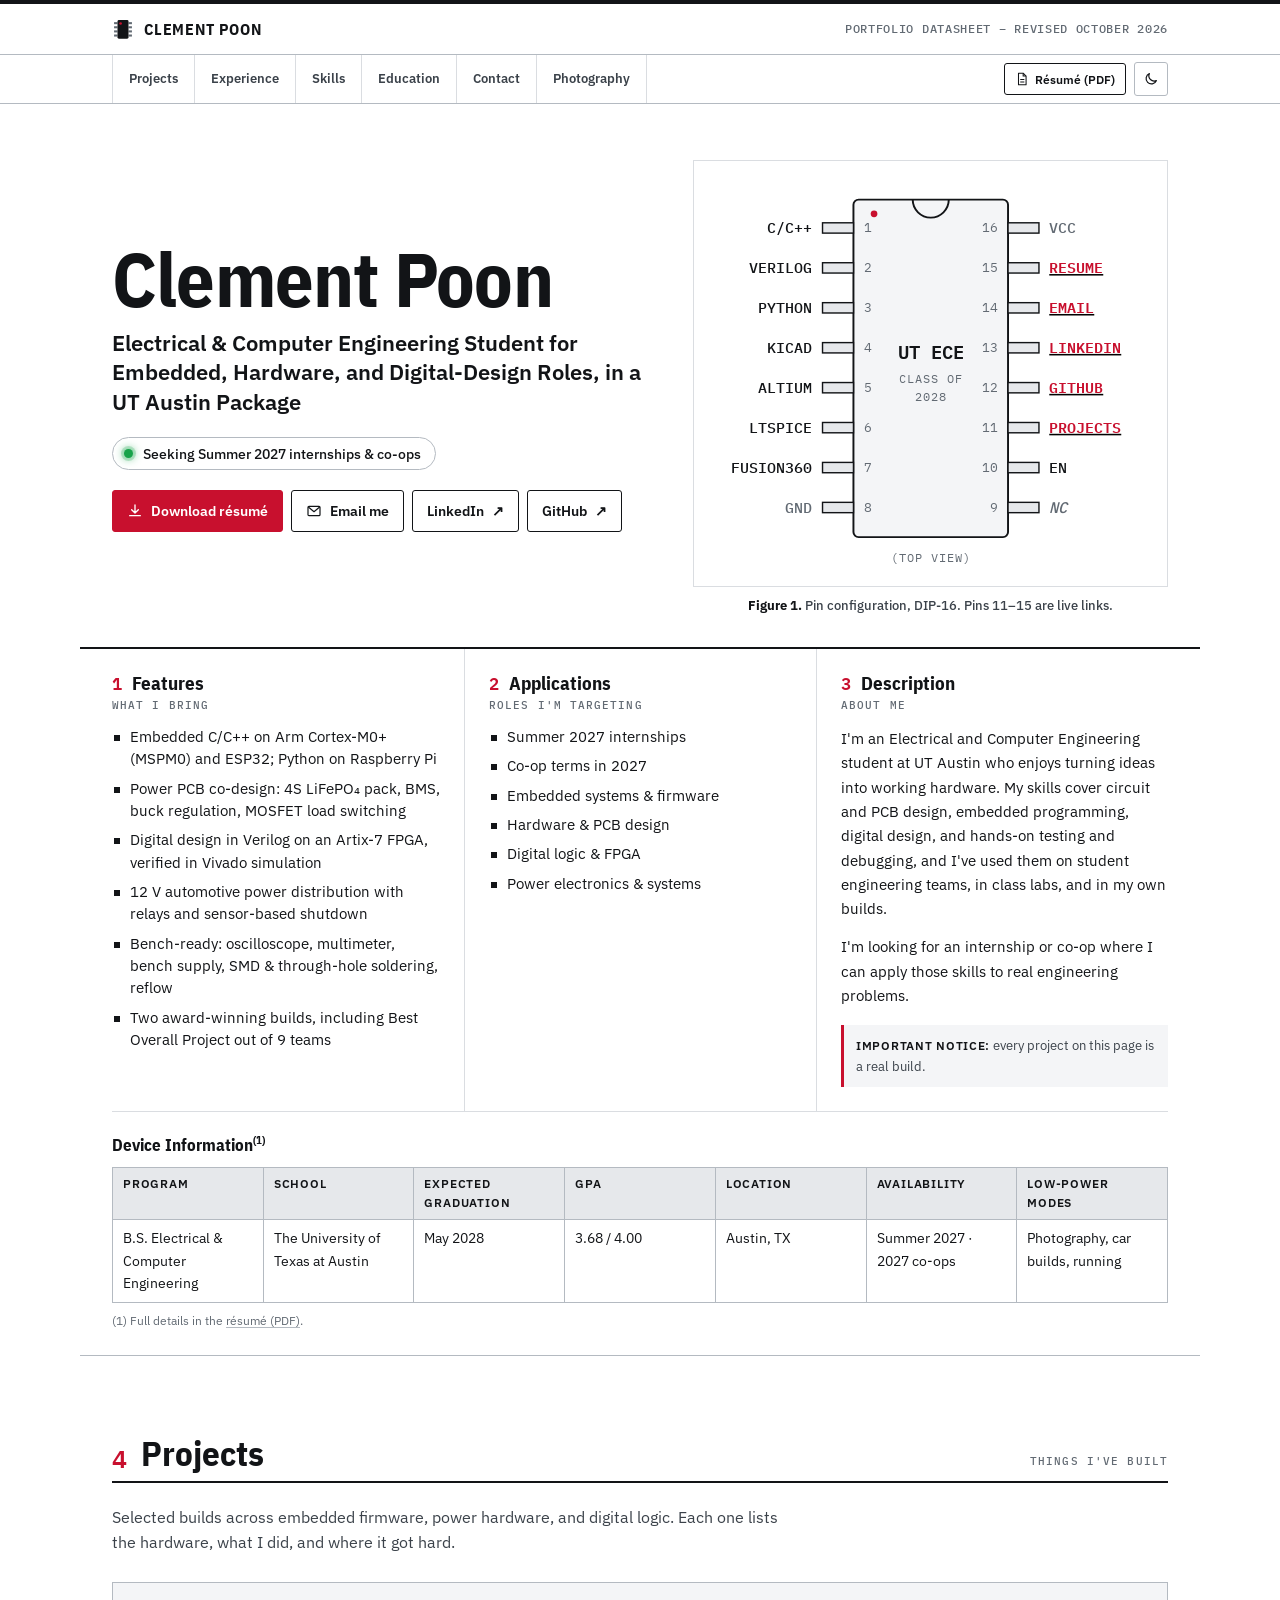
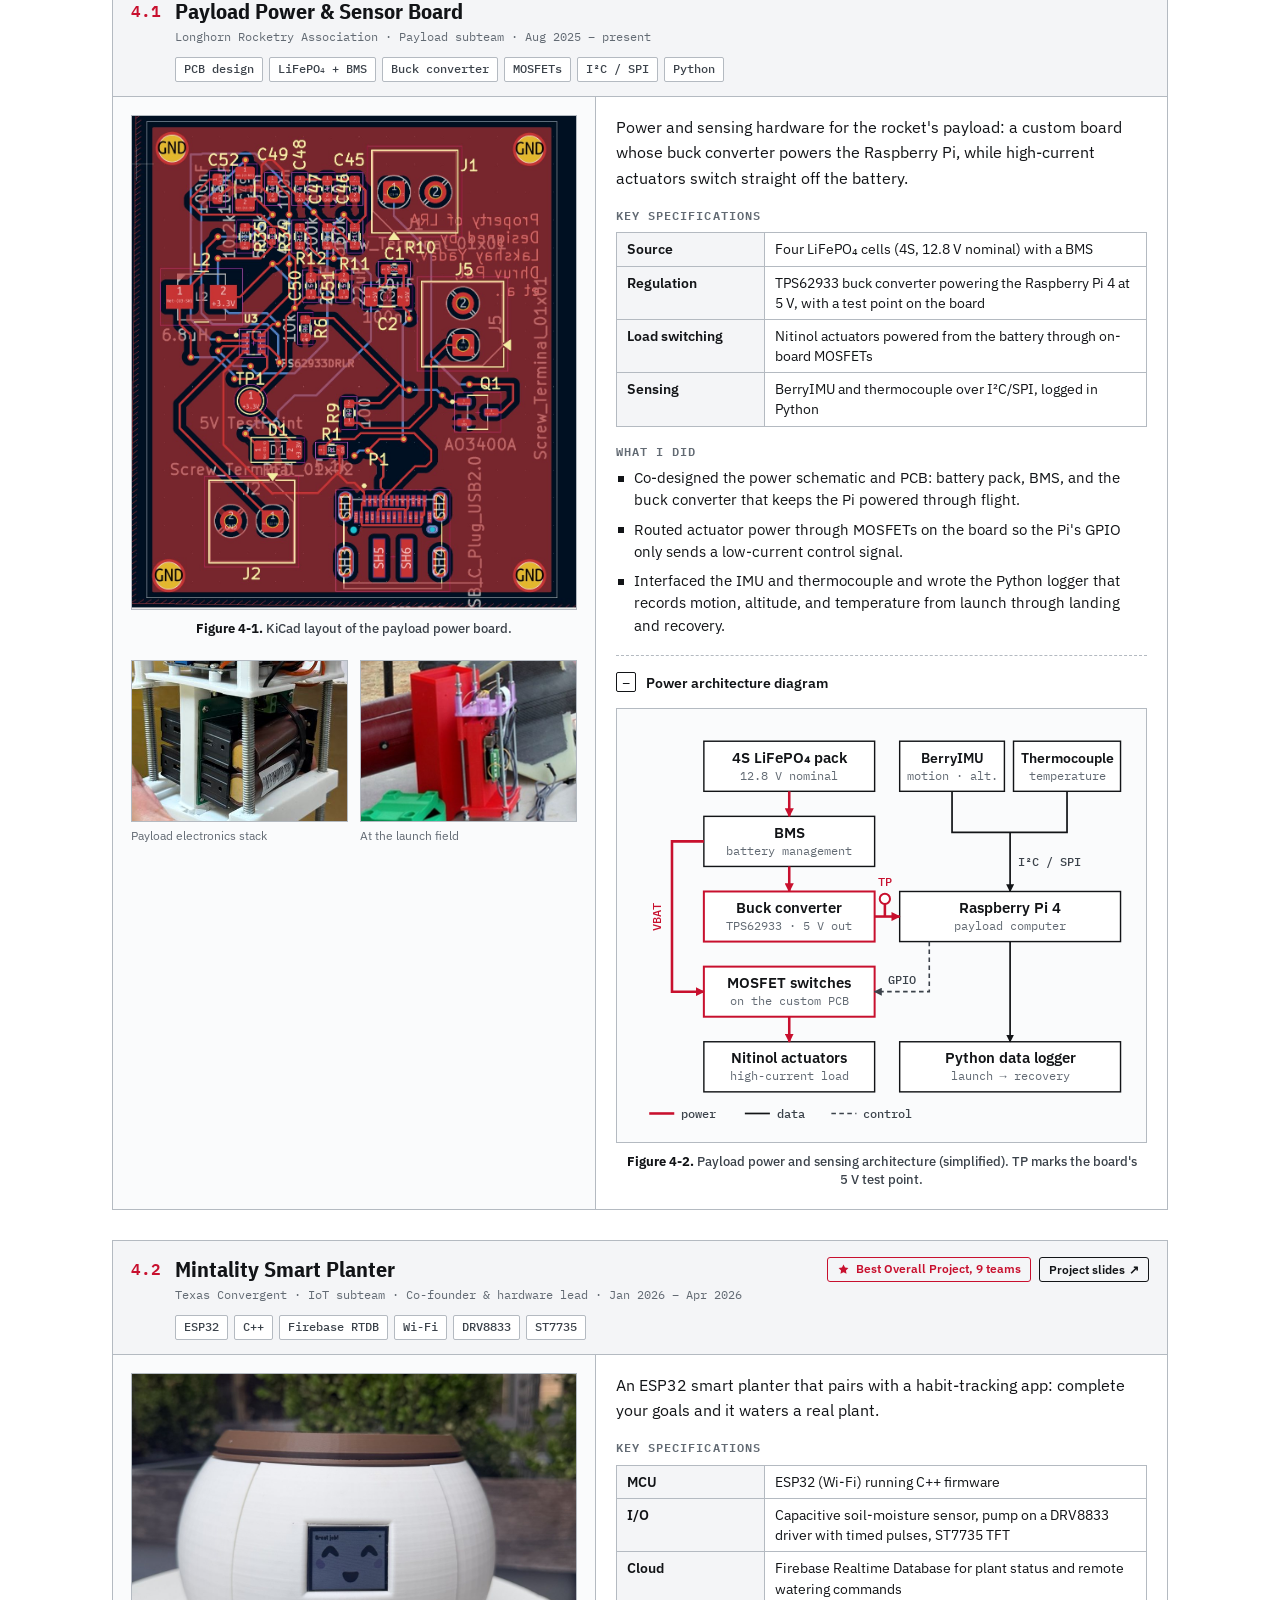
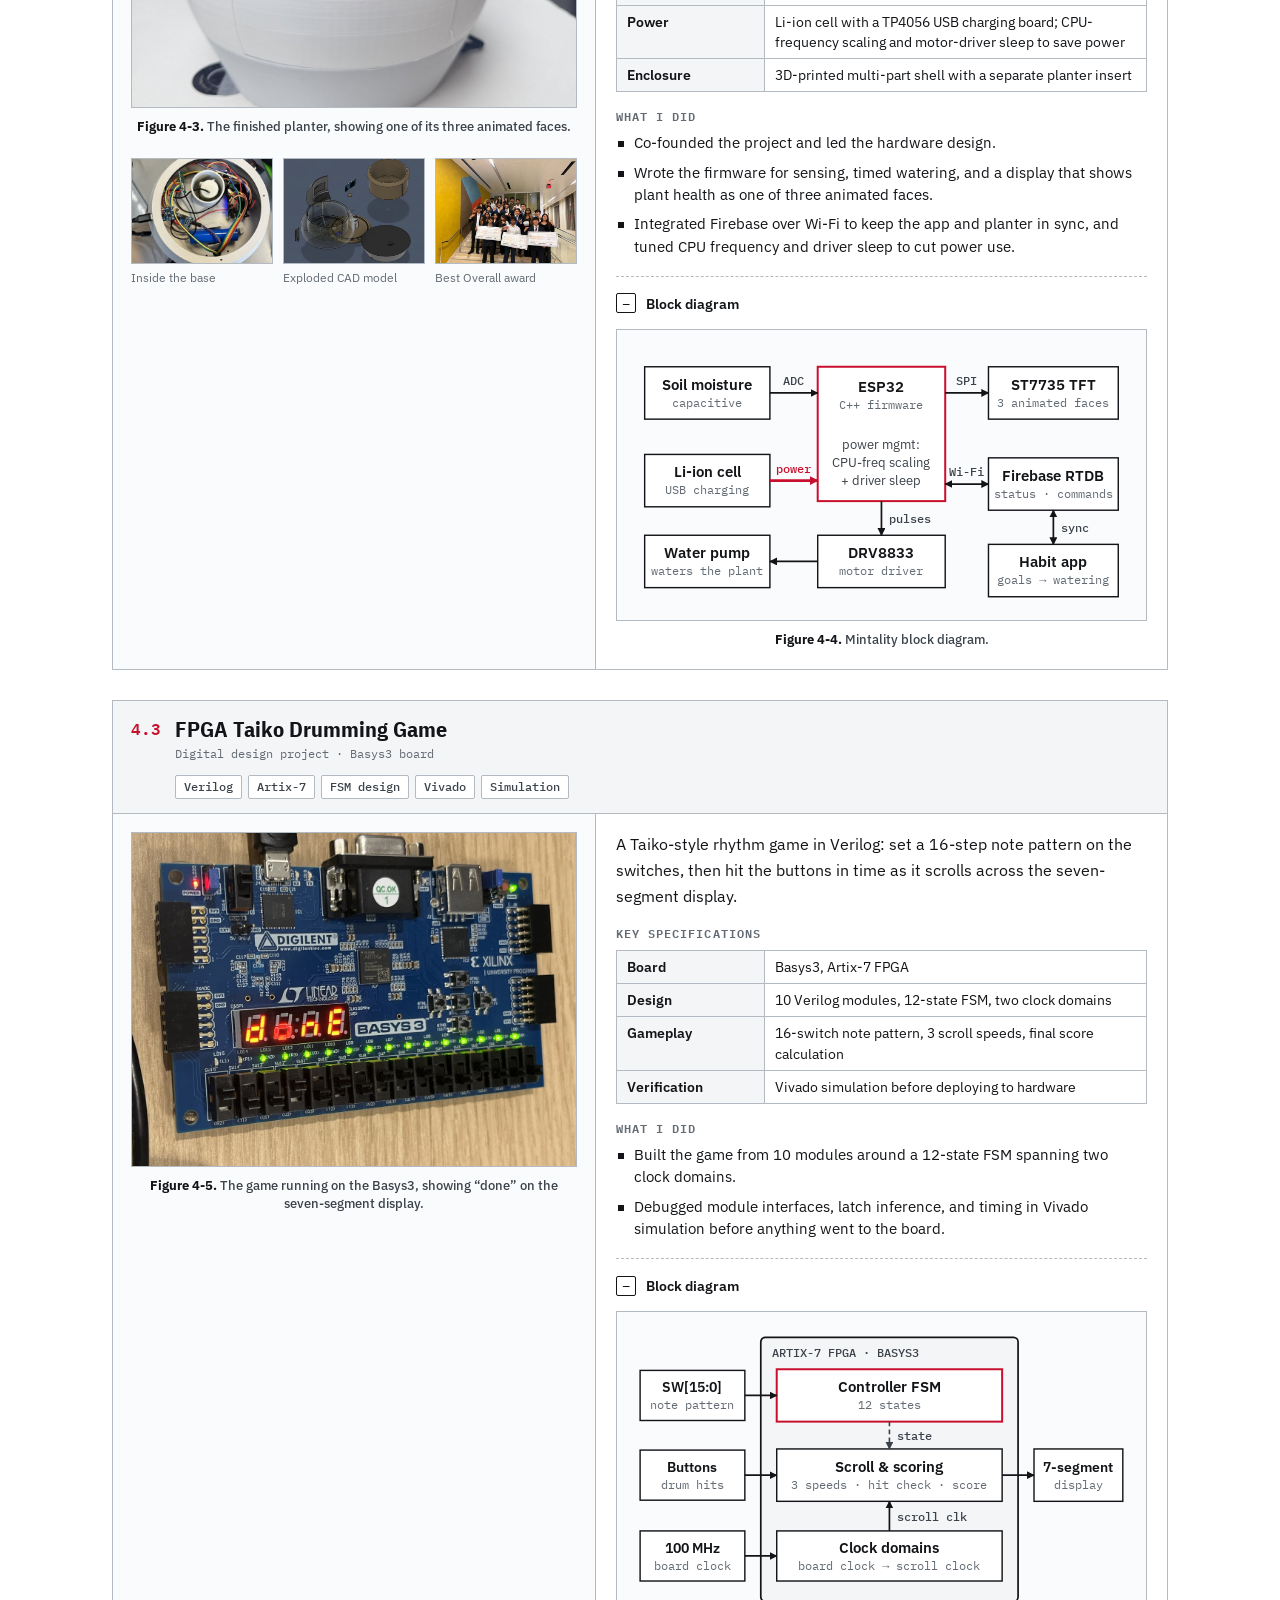
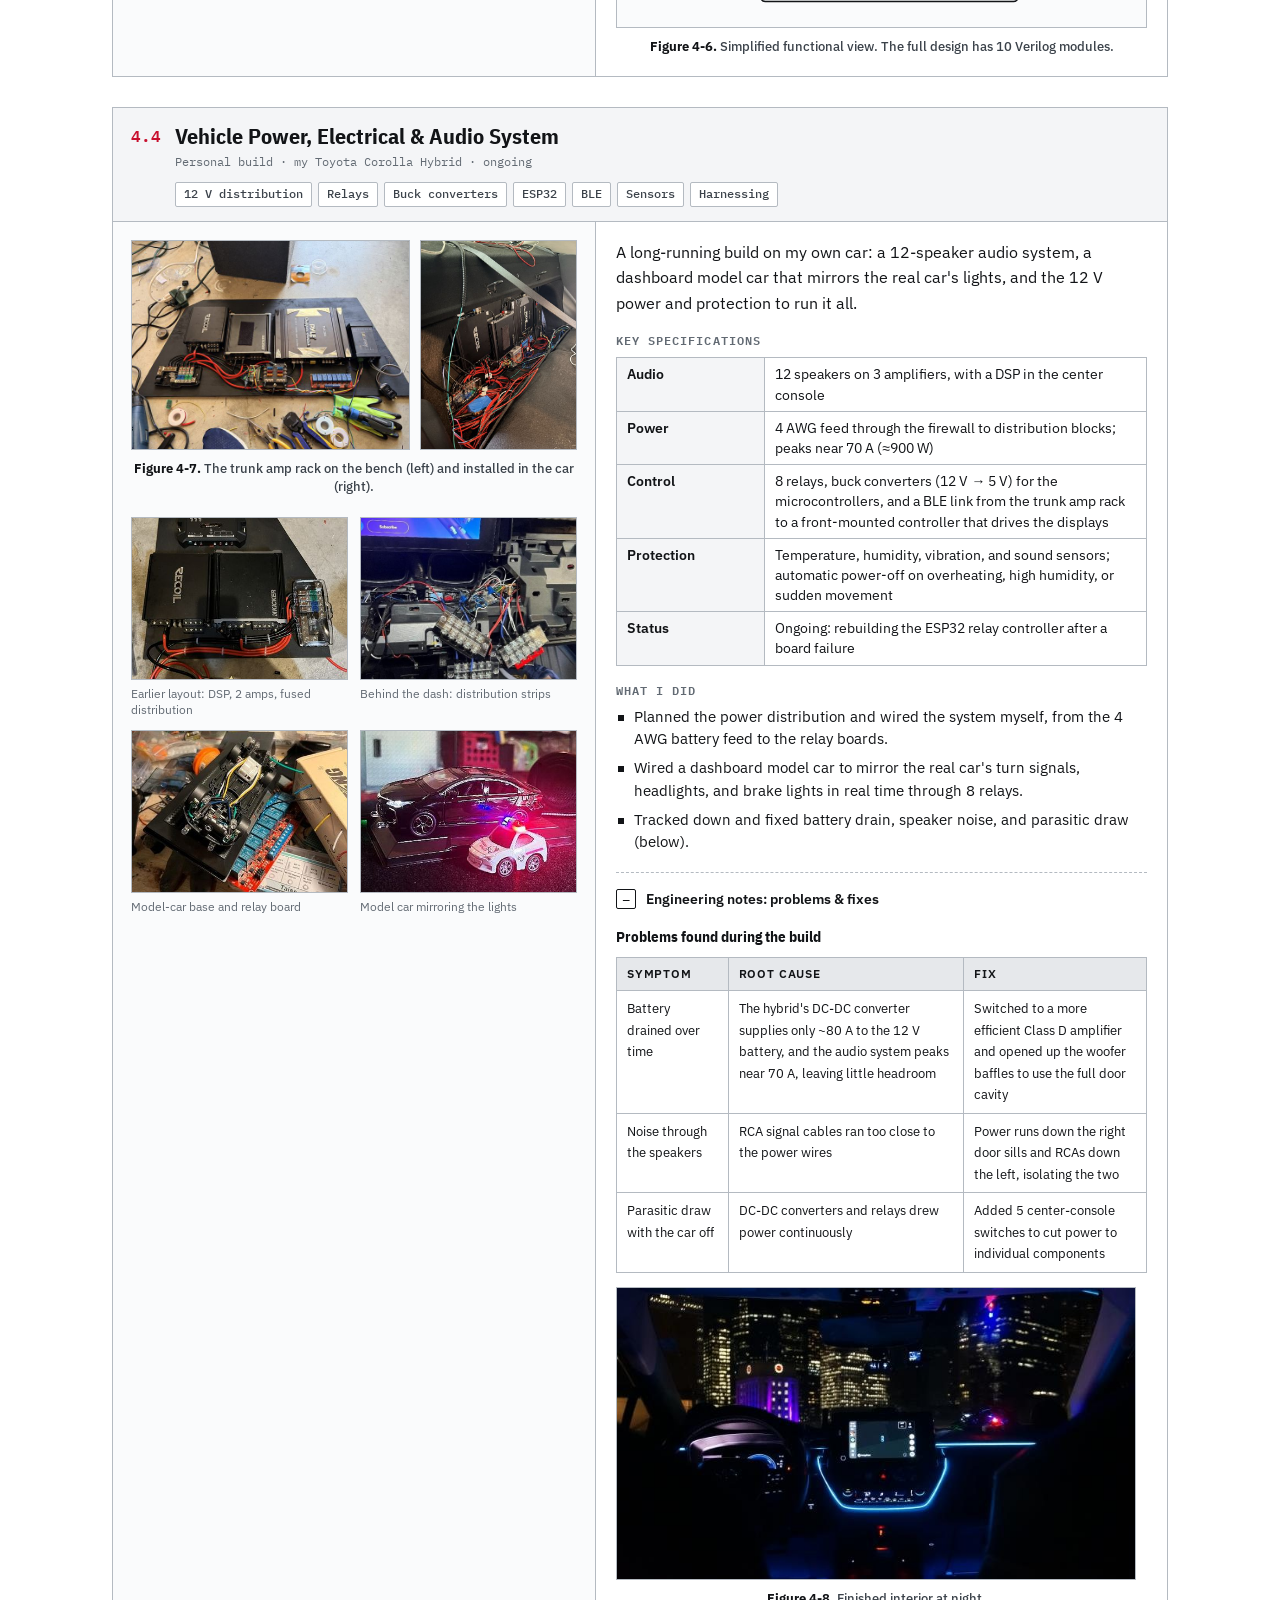
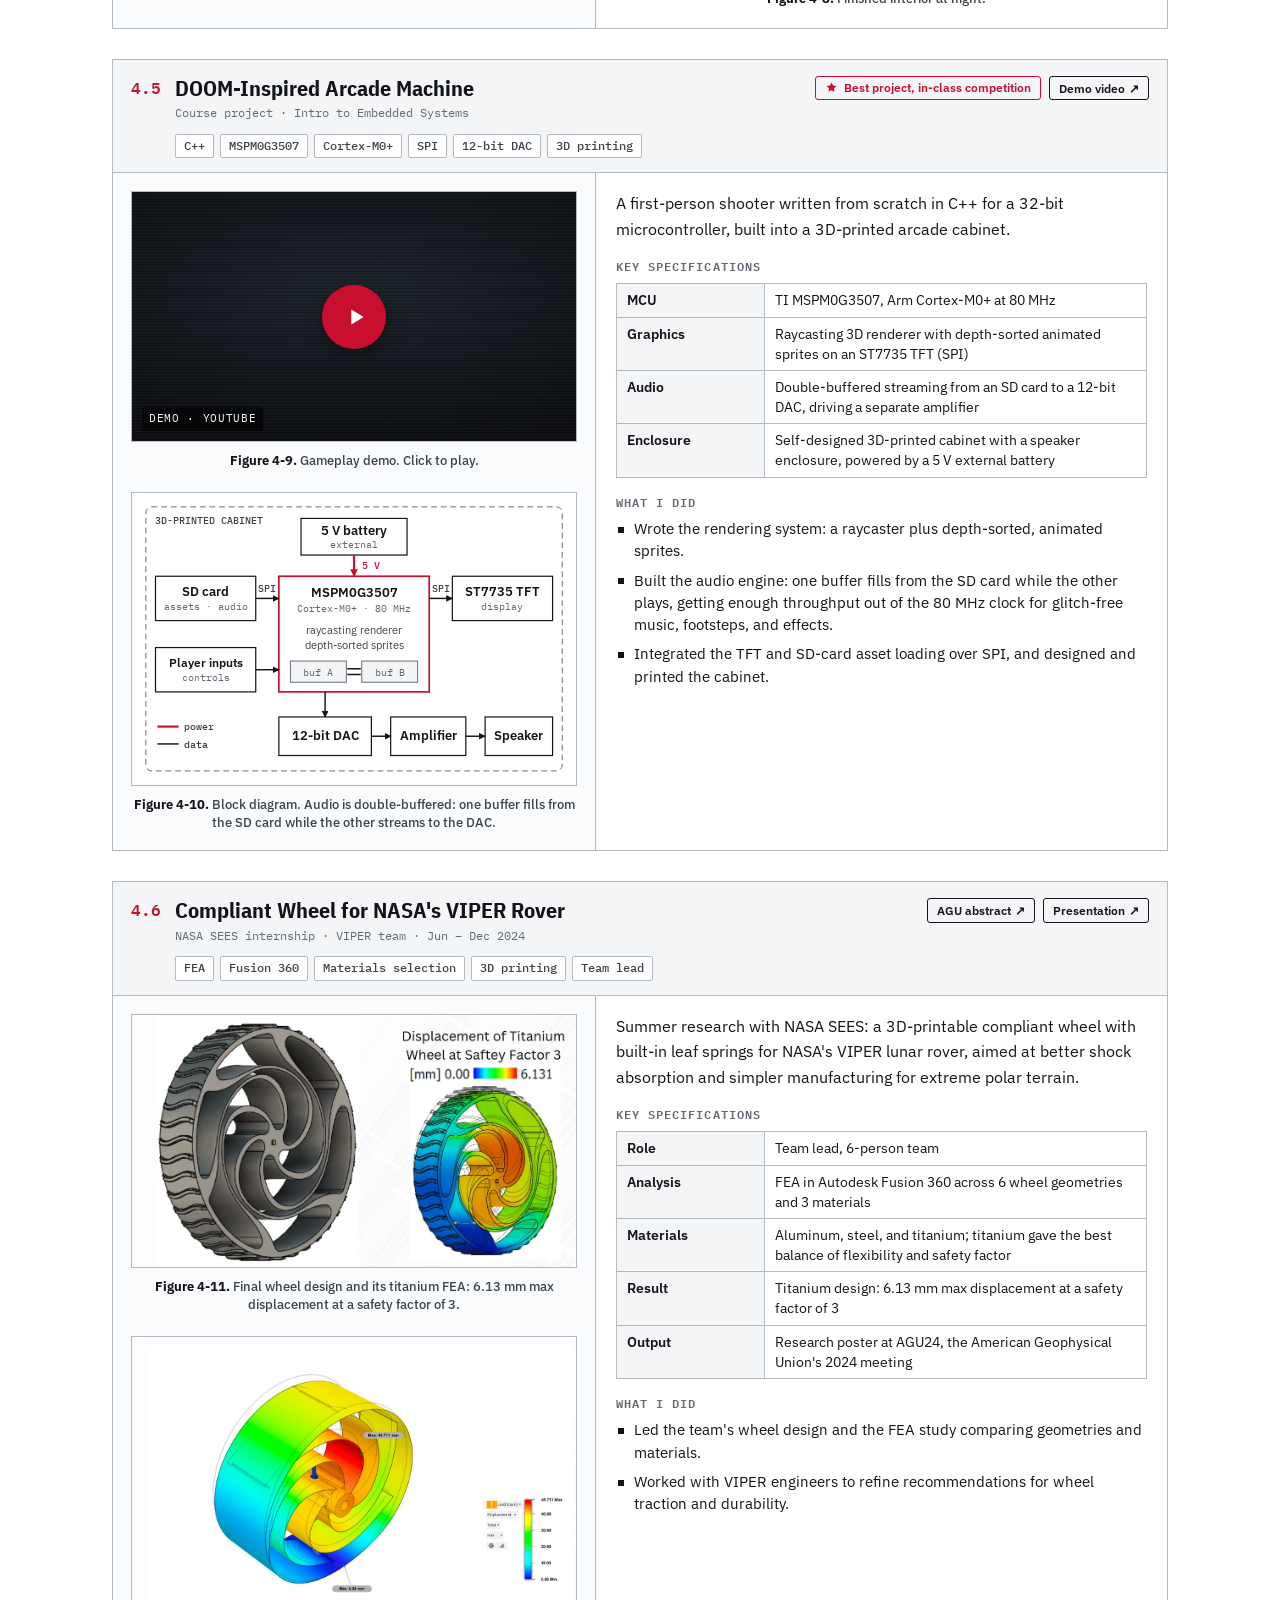
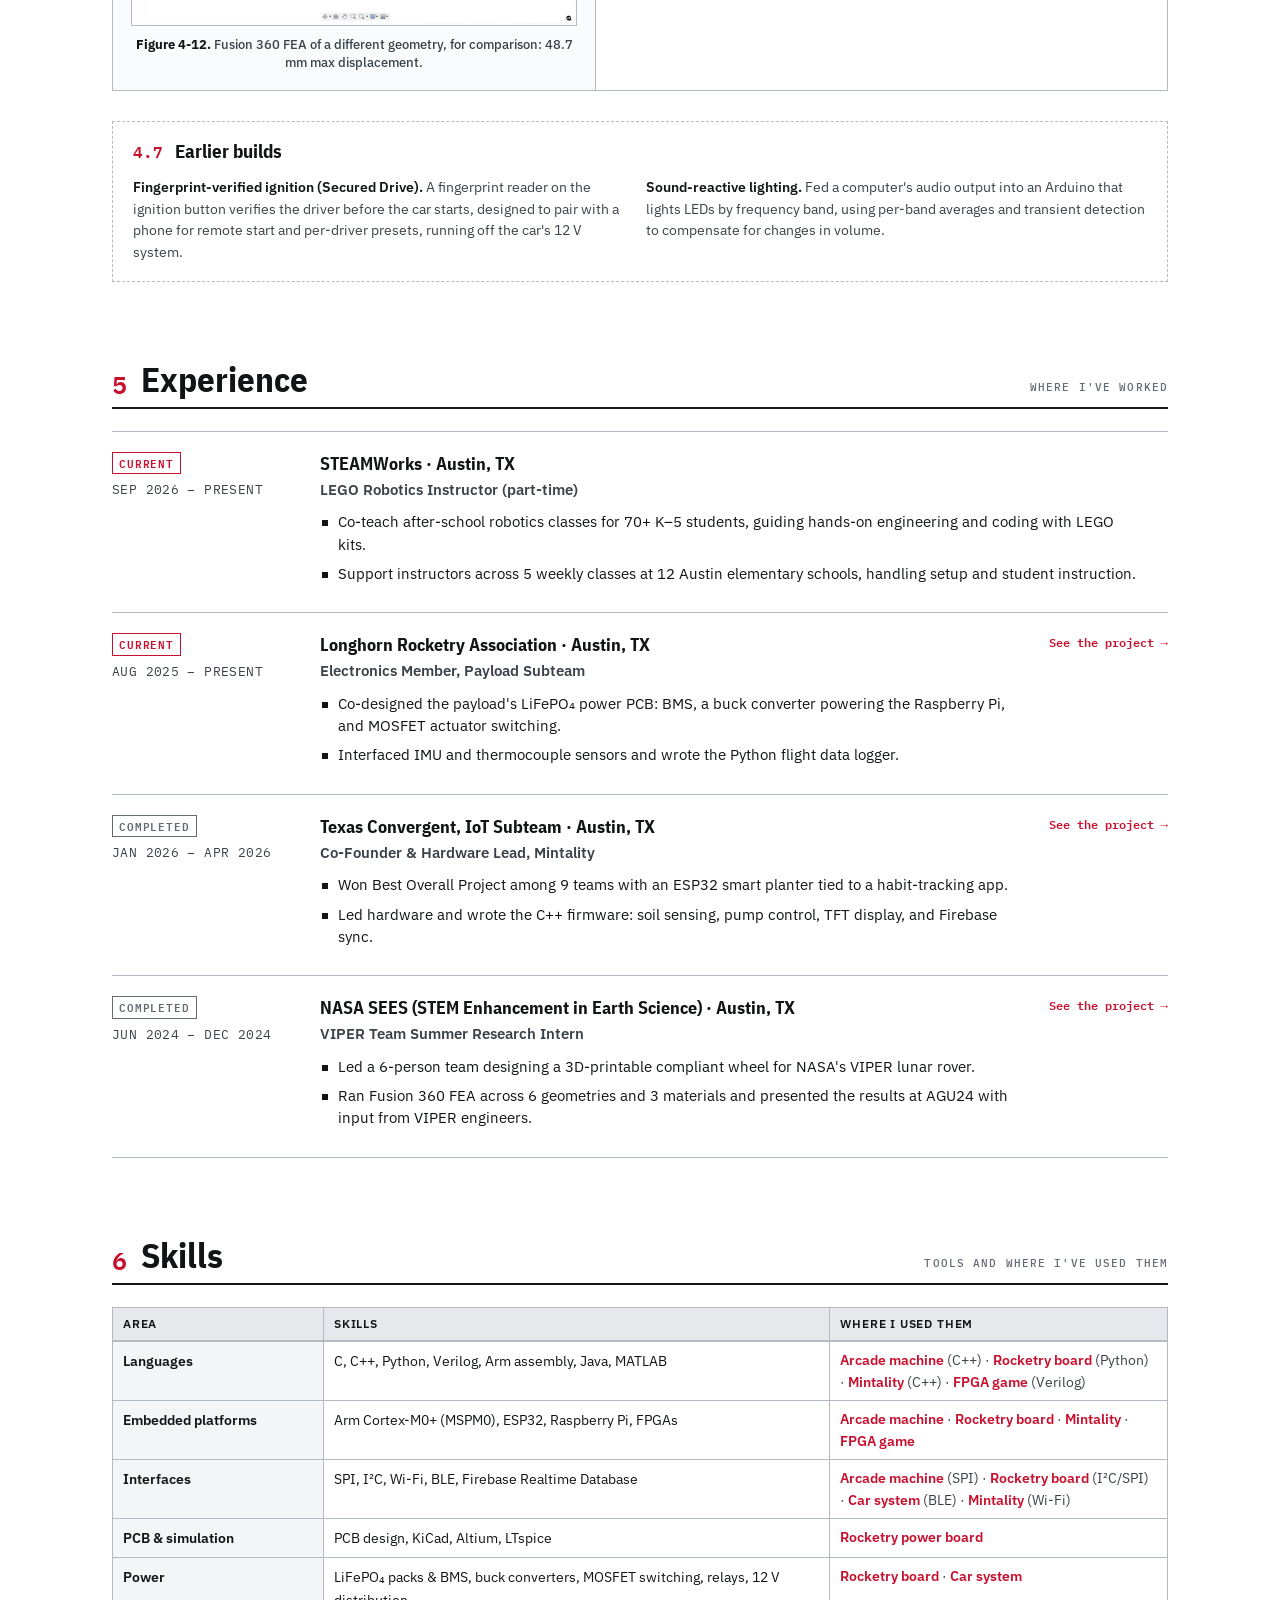
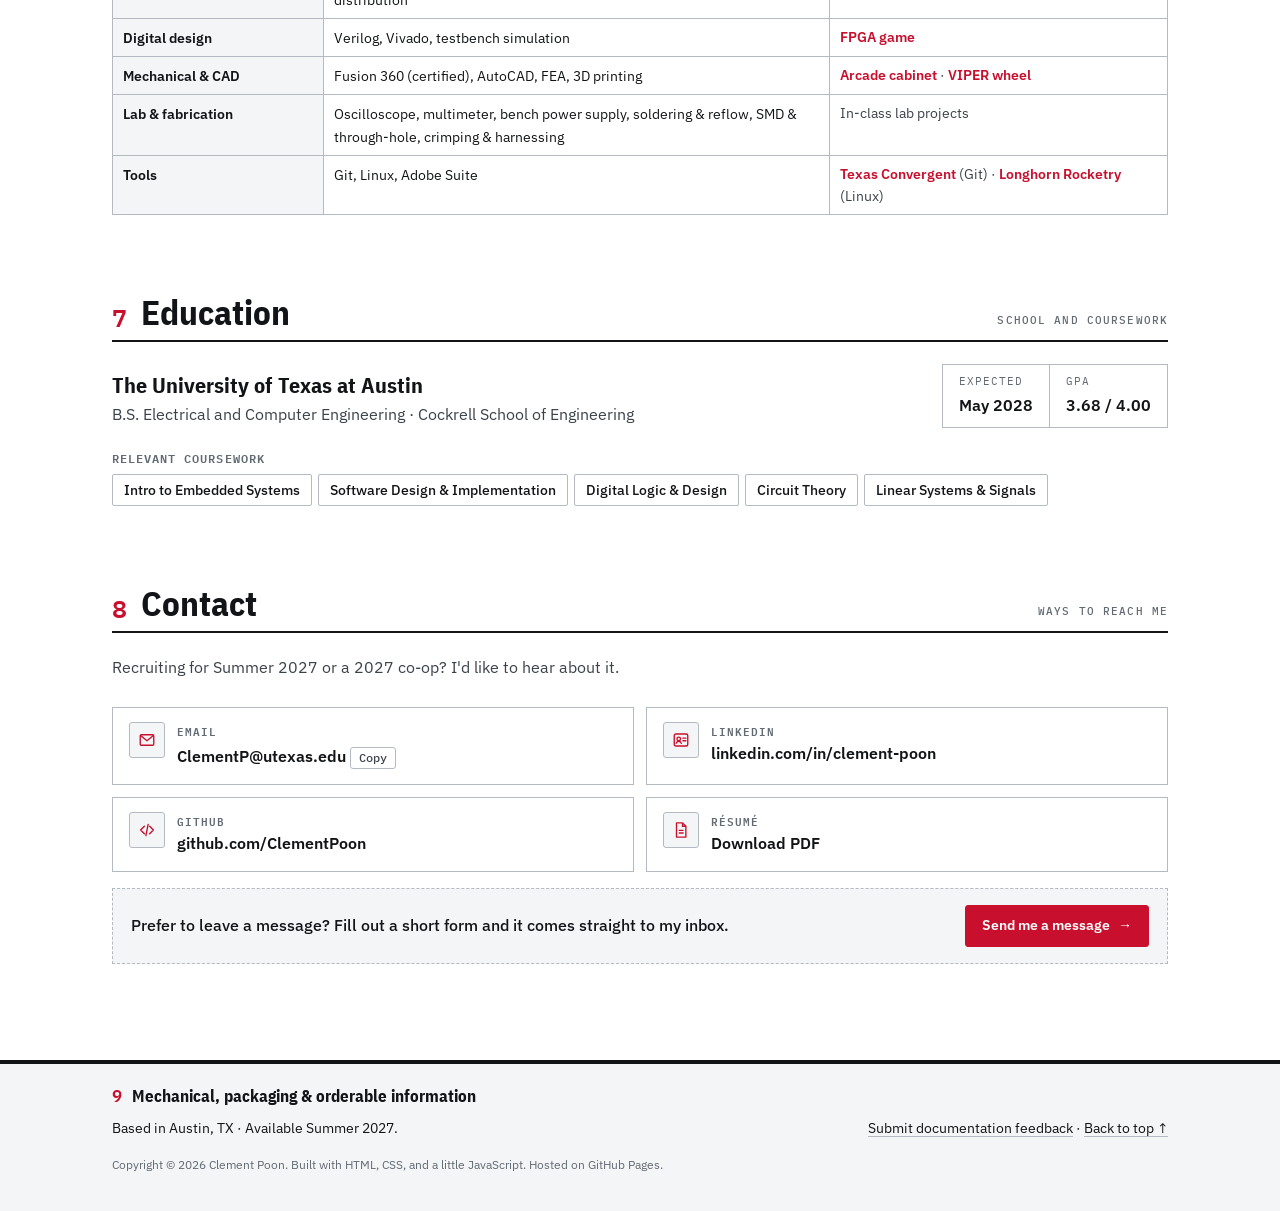
<file: index.html>
<!doctype html>
<html lang="en">
<head>
<meta charset="utf-8">
<meta name="viewport" content="width=device-width, initial-scale=1">
<title>Clement Poon — Electrical &amp; Computer Engineering Portfolio</title>
<meta name="description" content="Clement Poon is an Electrical and Computer Engineering student at UT Austin (B.S. expected May 2028) working in embedded systems, PCB and power design, and digital logic. Seeking Summer 2027 internships and co-ops.">
<meta name="author" content="Clement Poon">
<!-- Site address. If the domain ever changes, update the URLs in these 4 tags and in CNAME. -->
<link rel="canonical" href="https://clementpoon.com/">
<meta property="og:url" content="https://clementpoon.com/">
<meta property="og:image" content="https://clementpoon.com/assets/img/og-image.png">
<meta name="twitter:image" content="https://clementpoon.com/assets/img/og-image.png">
<meta property="og:type" content="website">
<meta property="og:site_name" content="Clement Poon">
<meta property="og:title" content="Clement Poon — Electrical &amp; Computer Engineering">
<meta property="og:description" content="Embedded systems, PCB and power design, and digital logic at UT Austin. Seeking Summer 2027 internships and co-ops.">
<meta property="og:image:width" content="1200">
<meta property="og:image:height" content="630">
<meta property="og:image:alt" content="Clement Poon's portfolio, laid out like a component datasheet">
<meta name="twitter:card" content="summary_large_image">
<meta name="theme-color" content="#ffffff" media="(prefers-color-scheme: light)">
<meta name="theme-color" content="#0e1115" media="(prefers-color-scheme: dark)">
<link rel="icon" href="favicon.svg" type="image/svg+xml">
<link rel="apple-touch-icon" href="assets/img/apple-touch-icon.png">
<script>(function(){try{var t=localStorage.getItem("cp-theme");if(t==="dark"||t==="light"){document.documentElement.setAttribute("data-theme",t);}}catch(e){}})();</script>
<link rel="stylesheet" href="assets/css/style.css">
<script type="application/ld+json">
{
  "@context": "https://schema.org",
  "@type": "Person",
  "name": "Clement Poon",
  "url": "https://clementpoon.com/",
  "email": "mailto:ClementP@utexas.edu",
  "description": "Electrical and Computer Engineering student at The University of Texas at Austin focused on embedded systems, hardware, and digital design.",
  "affiliation": { "@type": "CollegeOrUniversity", "name": "The University of Texas at Austin" },
  "address": { "@type": "PostalAddress", "addressLocality": "Austin", "addressRegion": "TX", "addressCountry": "US" },
  "knowsAbout": ["Embedded systems", "PCB design", "Power electronics", "Verilog", "FPGA", "C++"],
  "sameAs": ["https://www.linkedin.com/in/clement-poon/", "https://github.com/ClementPoon"]
}
</script>
</head>
<body>
<a class="skip" href="#main">Skip to content</a>

<!-- Shared arrowheads for the block diagrams -->
<svg class="svg-defs" aria-hidden="true" focusable="false">
  <defs>
    <marker id="ah" viewBox="0 0 10 10" refX="9" refY="5" markerWidth="7" markerHeight="7" markerUnits="userSpaceOnUse" orient="auto-start-reverse"><path class="ah" d="M0 0L10 5L0 10z"/></marker>
    <marker id="ah-p" viewBox="0 0 10 10" refX="9" refY="5" markerWidth="8" markerHeight="8" markerUnits="userSpaceOnUse" orient="auto-start-reverse"><path class="ah-p" d="M0 0L10 5L0 10z"/></marker>
    <marker id="ah-c" viewBox="0 0 10 10" refX="9" refY="5" markerWidth="7" markerHeight="7" markerUnits="userSpaceOnUse" orient="auto-start-reverse"><path class="ah-c" d="M0 0L10 5L0 10z"/></marker>
  </defs>
</svg>

<header class="masthead">
  <div class="wrap masthead__row">
    <a class="brand" href="#top" aria-label="Clement Poon, back to top">
      <svg viewBox="0 0 32 32" aria-hidden="true"><g class="brand__pins"><rect x="3" y="6" width="5" height="3"/><rect x="3" y="12" width="5" height="3"/><rect x="3" y="18" width="5" height="3"/><rect x="3" y="24" width="5" height="3"/><rect x="24" y="6" width="5" height="3"/><rect x="24" y="12" width="5" height="3"/><rect x="24" y="18" width="5" height="3"/><rect x="24" y="24" width="5" height="3"/></g><rect class="brand__body" x="8" y="3" width="16" height="27" rx="2"/><circle class="brand__dot" cx="12.5" cy="8" r="1.9"/></svg>
      <span>Clement Poon</span>
    </a>
    <p class="docno">Portfolio datasheet – Revised October 2026</p>
  </div>
  <nav class="tabs" aria-label="Sections">
    <div class="wrap tabs__row">
      <div class="tabs__links">
        <a class="tab" href="#projects">Projects</a>
        <a class="tab" href="#experience">Experience</a>
        <a class="tab" href="#skills">Skills</a>
        <a class="tab" href="#education">Education</a>
        <a class="tab" href="contact.html">Contact</a>
        <a class="tab" href="photography/">Photography</a>
      </div>
      <div class="tabs__actions">
        <a class="btn btn--sm" href="assets/Clement_Poon_Resume.pdf" target="_blank" rel="noopener">
          <svg viewBox="0 0 24 24" aria-hidden="true"><path d="M6 2h8l5 5v15H6z" fill="none" stroke="currentColor" stroke-width="1.8" stroke-linejoin="round"/><path d="M14 2v5h5M9 13h7M9 17h7" fill="none" stroke="currentColor" stroke-width="1.8"/></svg>
          <span>Résumé<span class="hide-sm"> (PDF)</span></span>
        </a>
        <button class="icon-btn" type="button" data-theme-toggle aria-label="Switch color theme" aria-pressed="false">
          <svg class="i-moon" viewBox="0 0 24 24" aria-hidden="true"><path d="M20 14.5A8 8 0 0 1 9.5 4a8 8 0 1 0 10.5 10.5z" fill="none" stroke="currentColor" stroke-width="1.8" stroke-linejoin="round"/></svg>
          <svg class="i-sun" viewBox="0 0 24 24" aria-hidden="true"><circle cx="12" cy="12" r="4.2" fill="none" stroke="currentColor" stroke-width="1.8"/><path d="M12 2v2.5M12 19.5V22M2 12h2.5M19.5 12H22M4.9 4.9l1.8 1.8M17.3 17.3l1.8 1.8M4.9 19.1l1.8-1.8M17.3 6.7l1.8-1.8" stroke="currentColor" stroke-width="1.8" stroke-linecap="round"/></svg>
        </button>
      </div>
    </div>
  </nav>
</header>

<main id="main">

  <!-- ================================ HERO ================================ -->
  <section class="wrap hero" id="top" aria-labelledby="name">
    <div class="hero__text">
      <h1 id="name">Clement Poon</h1>
      <p class="dtitle">Electrical &amp; Computer Engineering Student for Embedded, Hardware, and Digital-Design Roles, in a UT&nbsp;Austin Package</p>
      <p class="status"><span class="led" aria-hidden="true"></span>Seeking Summer 2027 internships &amp; co-ops</p>
      <div class="cta">
        <a class="btn btn--primary" href="assets/Clement_Poon_Resume.pdf" target="_blank" rel="noopener">
          <svg viewBox="0 0 24 24" aria-hidden="true"><path d="M12 3v12m0 0l-5-5m5 5l5-5M4 19h16" fill="none" stroke="currentColor" stroke-width="2" stroke-linecap="round" stroke-linejoin="round"/></svg>
          Download résumé
        </a>
        <a class="btn" href="mailto:ClementP@utexas.edu?subject=Internship%20%2F%20co-op%20opportunity">
          <svg viewBox="0 0 24 24" aria-hidden="true"><rect x="3" y="5" width="18" height="14" rx="1.5" fill="none" stroke="currentColor" stroke-width="1.8"/><path d="M3.5 6l8.5 7 8.5-7" fill="none" stroke="currentColor" stroke-width="1.8" stroke-linejoin="round"/></svg>
          Email me
        </a>
        <a class="btn" href="https://www.linkedin.com/in/clement-poon/" target="_blank" rel="noopener noreferrer">LinkedIn <span aria-hidden="true">↗</span></a>
        <a class="btn" href="https://github.com/ClementPoon" target="_blank" rel="noopener noreferrer">GitHub <span aria-hidden="true">↗</span></a>
      </div>
    </div>

    <figure class="hero__fig figure">
      <div class="figure__frame figure__frame--pins">
        <svg class="dg dg--pins" viewBox="44 4 352 302" role="group" aria-labelledby="f1t">
          <title id="f1t">Pin configuration. Pins 1 to 7 list skills; pins 11 to 15 are links.</title>
          <rect class="chip" x="160" y="20" width="120" height="262" rx="4"/>
          <path class="notch" d="M206 20a14 14 0 0 0 28 0"/>
          <circle class="pin1" cx="176" cy="31" r="2.6"/>
          <text class="chip-pn" x="220" y="144" text-anchor="middle">UT ECE</text>
          <text class="chip-sub" x="220" y="162" text-anchor="middle">CLASS OF</text>
          <text class="chip-sub" x="220" y="176" text-anchor="middle">2028</text>
          <!-- left side: pins 1–8 -->
          <g class="pinrow">
            <rect class="lead" x="136" y="38" width="24" height="8"/><text class="pin-no" x="168" y="45.5">1</text><text class="pin-name" x="128" y="46" text-anchor="end">C/C++</text>
            <rect class="lead" x="136" y="69" width="24" height="8"/><text class="pin-no" x="168" y="76.5">2</text><text class="pin-name" x="128" y="77" text-anchor="end">VERILOG</text>
            <rect class="lead" x="136" y="100" width="24" height="8"/><text class="pin-no" x="168" y="107.5">3</text><text class="pin-name" x="128" y="108" text-anchor="end">PYTHON</text>
            <rect class="lead" x="136" y="131" width="24" height="8"/><text class="pin-no" x="168" y="138.5">4</text><text class="pin-name" x="128" y="139" text-anchor="end">KICAD</text>
            <rect class="lead" x="136" y="162" width="24" height="8"/><text class="pin-no" x="168" y="169.5">5</text><text class="pin-name" x="128" y="170" text-anchor="end">ALTIUM</text>
            <rect class="lead" x="136" y="193" width="24" height="8"/><text class="pin-no" x="168" y="200.5">6</text><text class="pin-name" x="128" y="201" text-anchor="end">LTSPICE</text>
            <rect class="lead" x="136" y="224" width="24" height="8"/><text class="pin-no" x="168" y="231.5">7</text><text class="pin-name" x="128" y="232" text-anchor="end">FUSION360</text>
            <rect class="lead" x="136" y="255" width="24" height="8"/><text class="pin-no" x="168" y="262.5">8</text><text class="pin-name pin-name--pwr" x="128" y="263" text-anchor="end">GND</text>
          </g>
          <!-- right side: pins 16 (top) to 9 (bottom) -->
          <g class="pinrow">
            <rect class="lead" x="280" y="38" width="24" height="8"/><text class="pin-no" x="272" y="45.5" text-anchor="end">16</text><text class="pin-name pin-name--pwr" x="312" y="46">VCC</text>
            <a class="pin-link" href="assets/Clement_Poon_Resume.pdf" target="_blank" rel="noopener"><rect class="hit" x="280" y="60" width="116" height="26"/><rect class="lead" x="280" y="69" width="24" height="8"/><text class="pin-name" x="312" y="77">RESUME</text></a><text class="pin-no" x="272" y="76.5" text-anchor="end">15</text>
            <a class="pin-link" href="mailto:ClementP@utexas.edu"><rect class="hit" x="280" y="91" width="116" height="26"/><rect class="lead" x="280" y="100" width="24" height="8"/><text class="pin-name" x="312" y="108">EMAIL</text></a><text class="pin-no" x="272" y="107.5" text-anchor="end">14</text>
            <a class="pin-link" href="https://www.linkedin.com/in/clement-poon/" target="_blank" rel="noopener noreferrer"><rect class="hit" x="280" y="122" width="116" height="26"/><rect class="lead" x="280" y="131" width="24" height="8"/><text class="pin-name" x="312" y="139">LINKEDIN</text></a><text class="pin-no" x="272" y="138.5" text-anchor="end">13</text>
            <a class="pin-link" href="https://github.com/ClementPoon" target="_blank" rel="noopener noreferrer"><rect class="hit" x="280" y="153" width="116" height="26"/><rect class="lead" x="280" y="162" width="24" height="8"/><text class="pin-name" x="312" y="170">GITHUB</text></a><text class="pin-no" x="272" y="169.5" text-anchor="end">12</text>
            <a class="pin-link" href="#projects"><rect class="hit" x="280" y="184" width="116" height="26"/><rect class="lead" x="280" y="193" width="24" height="8"/><text class="pin-name" x="312" y="201">PROJECTS</text></a><text class="pin-no" x="272" y="200.5" text-anchor="end">11</text>
            <rect class="lead" x="280" y="224" width="24" height="8"/><text class="pin-no" x="272" y="231.5" text-anchor="end">10</text><text class="pin-name" x="312" y="232">EN</text>
            <rect class="lead" x="280" y="255" width="24" height="8"/><text class="pin-no" x="272" y="262.5" text-anchor="end">9</text><text class="pin-name pin-name--nc" x="312" y="263">NC</text>
          </g>
          <text class="chip-sub" x="220" y="301" text-anchor="middle">(TOP VIEW)</text>
        </svg>
      </div>
      <figcaption class="figcap"><b>Figure 1.</b> Pin configuration, DIP-16. Pins 11–15 are live links.</figcaption>
    </figure>
  </section>

  <!-- ========================== SECTIONS 1–3 ========================== -->
  <section class="wrap first" aria-label="Summary">
    <div class="col col--feat">
      <h2 class="dh"><span class="n">1</span>Features</h2>
      <p class="dh-sub">What I bring</p>
      <ul class="blist">
        <li>Embedded C/C++ on Arm Cortex-M0+ (MSPM0) and ESP32; Python on Raspberry Pi</li>
        <li>Power PCB co-design: 4S LiFePO₄ pack, BMS, buck regulation, MOSFET load switching</li>
        <li>Digital design in Verilog on an Artix-7 FPGA, verified in Vivado simulation</li>
        <li>12 V automotive power distribution with relays and sensor-based shutdown</li>
        <li>Bench-ready: oscilloscope, multimeter, bench supply, SMD &amp; through-hole soldering, reflow</li>
        <li>Two award-winning builds, including Best Overall Project out of 9 teams</li>
      </ul>
    </div>
    <div class="col col--app">
      <h2 class="dh"><span class="n">2</span>Applications</h2>
      <p class="dh-sub">Roles I'm targeting</p>
      <ul class="blist">
        <li>Summer 2027 internships</li>
        <li>Co-op terms in 2027</li>
        <li>Embedded systems &amp; firmware</li>
        <li>Hardware &amp; PCB design</li>
        <li>Digital logic &amp; FPGA</li>
        <li>Power electronics &amp; systems</li>
      </ul>
    </div>
    <div class="col col--desc">
      <h2 class="dh"><span class="n">3</span>Description</h2>
      <p class="dh-sub">About me</p>
      <p>I'm an Electrical and Computer Engineering student at UT Austin who enjoys turning ideas into working hardware. My skills cover circuit and PCB design, embedded programming, digital design, and hands-on testing and debugging, and I've used them on student engineering teams, in class labs, and in my own builds.</p>
      <p>I'm looking for an internship or co-op where I can apply those skills to real engineering problems.</p>
      <p class="notice"><b>Important notice:</b> every project on this page is a real build.</p>
    </div>
    <div class="col col--info">
      <table class="dtable dtable--info dtable--stack">
        <caption>Device Information<sup>(1)</sup></caption>
        <thead><tr><th scope="col">Program</th><th scope="col">School</th><th scope="col">Expected graduation</th><th scope="col">GPA</th><th scope="col">Location</th><th scope="col">Availability</th><th scope="col">Low-power modes</th></tr></thead>
        <tbody>
          <tr>
            <td data-label="Program">B.S. Electrical &amp; Computer Engineering</td>
            <td data-label="School">The University of Texas at Austin</td>
            <td data-label="Expected graduation">May 2028</td>
            <td data-label="GPA">3.68 / 4.00</td>
            <td data-label="Location">Austin, TX</td>
            <td data-label="Availability">Summer 2027 · 2027 co-ops</td>
            <td data-label="Low-power modes">Photography, car builds, running</td>
          </tr>
        </tbody>
      </table>
      <p class="footnote">(1) Full details in the <a href="assets/Clement_Poon_Resume.pdf" target="_blank" rel="noopener">résumé (PDF)</a>.</p>
    </div>
  </section>

  <!-- ============================ 4 PROJECTS =========================== -->
  <section class="wrap section" id="projects" aria-labelledby="projects-h">
    <div class="sh">
      <span class="sh__n">4</span>
      <h2 id="projects-h">Projects</h2>
      <span class="sh__aka">Things I've built</span>
    </div>
    <p class="lede">Selected builds across embedded firmware, power hardware, and digital logic. Each one lists the hardware, what I did, and where it got hard.</p>

    <!-- ===== 4.1 ROCKETRY  (to add a project, copy one <article class="project"> block) ===== -->
    <article class="project" id="rocketry" aria-labelledby="rocketry-h">
      <header class="project__head">
        <span class="project__num">4.1</span>
        <div class="project__titles">
          <h3 class="project__title" id="rocketry-h">Payload Power &amp; Sensor Board</h3>
          <p class="project__meta">Longhorn Rocketry Association · Payload subteam · Aug 2025 – present</p>
        </div>
        <ul class="chips">
          <li>PCB design</li><li>LiFePO₄ + BMS</li><li>Buck converter</li><li>MOSFETs</li><li>I²C / SPI</li><li>Python</li>
        </ul>
      </header>
      <div class="project__body">
        <div class="project__fig">
          <div class="fig-stack">
            <figure class="figure">
              <a class="zoom photo" href="assets/img/rocketry-pcb.jpg" data-caption="KiCad layout of the payload power board: TPS62933 buck converter, AO3400A MOSFET, USB-C, and screw terminals.">
                <img src="assets/img/rocketry-pcb.jpg" width="1047" height="1162" alt="KiCad PCB layout of the payload power board with a TPS62933 buck converter, an AO3400A MOSFET, a USB-C connector, screw terminals, and a 5 V test point" loading="lazy" decoding="async">
              </a>
              <figcaption class="figcap"><b>Figure 4-1.</b> KiCad layout of the payload power board.</figcaption>
            </figure>
            <ul class="gallery gallery--2">
              <li><figure><a class="zoom" href="assets/img/rocketry-stack.jpg" data-caption="The payload electronics stack: cell holders on a custom board, with the Raspberry Pi on top."><img src="assets/img/rocketry-stack-sm.jpg" width="390" height="520" alt="3D-printed payload frame on threaded rods holding battery cells in black holders on a green circuit board, with more electronics stacked above" loading="lazy" decoding="async"></a><figcaption>Payload electronics stack</figcaption></figure></li>
              <li><figure><a class="zoom" href="assets/img/rocketry-launch.jpg" data-caption="Payload hardware at the launch field, next to the rocket airframe."><img src="assets/img/rocketry-launch-sm.jpg" width="520" height="493" alt="Red 3D-printed payload housing with threaded rods and wiring on a table outdoors, next to the rocket body and fins" loading="lazy" decoding="async"></a><figcaption>At the launch field</figcaption></figure></li>
            </ul>
          </div>
        </div>
        <div class="project__text">
          <p class="project__lede">Power and sensing hardware for the rocket's payload: a custom board whose buck converter powers the Raspberry Pi, while high-current actuators switch straight off the battery.</p>
          <table class="specs">
            <caption>Key specifications</caption>
            <tbody>
              <tr><th scope="row">Source</th><td>Four LiFePO₄ cells (4S, 12.8 V nominal) with a BMS</td></tr>
              <tr><th scope="row">Regulation</th><td>TPS62933 buck converter powering the Raspberry Pi 4 at 5&nbsp;V, with a test point on the board</td></tr>
              <tr><th scope="row">Load switching</th><td>Nitinol actuators powered from the battery through on-board MOSFETs</td></tr>
              <tr><th scope="row">Sensing</th><td>BerryIMU and thermocouple over I²C/SPI, logged in Python</td></tr>
            </tbody>
          </table>
          <h4 class="mini-h">What I did</h4>
          <ul class="blist">
            <li>Co-designed the power schematic and PCB: battery pack, BMS, and the buck converter that keeps the Pi powered through flight.</li>
            <li>Routed actuator power through MOSFETs on the board so the Pi's GPIO only sends a low-current control signal.</li>
            <li>Interfaced the IMU and thermocouple and wrote the Python logger that records motion, altitude, and temperature from launch through landing and recovery.</li>
          </ul>
          <details class="notes" open>
            <summary>Power architecture diagram</summary>
            <figure class="figure">
                <div class="figure__frame">
                  <svg class="dg" viewBox="0 0 440 356" role="img" aria-labelledby="f43t f43d">
                    <title id="f43t">Payload power and sensing architecture</title>
                    <desc id="f43d">A 4S LiFePO4 pack feeds a BMS. The battery rail powers a buck converter that supplies 5 V to the Raspberry Pi 4, and MOSFET switches that drive nitinol actuators. The 5 V output has a test point. The Pi controls the MOSFETs with a low-current GPIO signal, reads an IMU and a thermocouple over I2C/SPI, and runs a Python data logger.</desc>
                    <rect class="bx" x="64" y="16" width="150" height="44"/>
                    <text class="t" x="139" y="35" text-anchor="middle">4S LiFePO₄ pack</text>
                    <text class="s" x="139" y="50" text-anchor="middle">12.8 V nominal</text>
                    <rect class="bx" x="64" y="82" width="150" height="44"/>
                    <text class="t" x="139" y="101" text-anchor="middle">BMS</text>
                    <text class="s" x="139" y="116" text-anchor="middle">battery management</text>
                    <rect class="bx hi" x="64" y="148" width="150" height="44"/>
                    <text class="t" x="139" y="167" text-anchor="middle">Buck converter</text>
                    <text class="s" x="139" y="182" text-anchor="middle">TPS62933 · 5 V out</text>
                    <rect class="bx hi" x="64" y="214" width="150" height="44"/>
                    <text class="t" x="139" y="233" text-anchor="middle">MOSFET switches</text>
                    <text class="s" x="139" y="248" text-anchor="middle">on the custom PCB</text>
                    <rect class="bx" x="64" y="280" width="150" height="44"/>
                    <text class="t" x="139" y="299" text-anchor="middle">Nitinol actuators</text>
                    <text class="s" x="139" y="314" text-anchor="middle">high-current load</text>
                    <rect class="bx" x="236" y="16" width="92" height="44"/>
                    <text class="t sm" x="282" y="35" text-anchor="middle">BerryIMU</text>
                    <text class="s" x="282" y="50" text-anchor="middle">motion · alt.</text>
                    <rect class="bx" x="336" y="16" width="94" height="44"/>
                    <text class="t sm" x="383" y="35" text-anchor="middle">Thermocouple</text>
                    <text class="s" x="383" y="50" text-anchor="middle">temperature</text>
                    <rect class="bx" x="236" y="148" width="194" height="44"/>
                    <text class="t" x="333" y="167" text-anchor="middle">Raspberry Pi 4</text>
                    <text class="s" x="333" y="182" text-anchor="middle">payload computer</text>
                    <rect class="bx" x="236" y="280" width="194" height="44"/>
                    <text class="t" x="333" y="299" text-anchor="middle">Python data logger</text>
                    <text class="s" x="333" y="314" text-anchor="middle">launch → recovery</text>
                    <path class="pw" d="M139 60V82" marker-end="url(#ah-p)"/>
                    <path class="pw" d="M139 126V148" marker-end="url(#ah-p)"/>
                    <path class="pw" d="M64 104H36V236H64" marker-end="url(#ah-p)"/>
                    <path class="pw" d="M139 258V280" marker-end="url(#ah-p)"/>
                    <path class="pw" d="M214 170H236" marker-end="url(#ah-p)"/>
                    <path class="pw" d="M223 170V159"/>
                    <circle class="tp" cx="223" cy="154.5" r="4.5"/>
                    <text class="lbl lbl--p" x="26" y="170" text-anchor="middle" transform="rotate(-90 26 170)">VBAT</text>
                    <text class="lbl lbl--p" x="223" y="143" text-anchor="middle">TP</text>
                    <path class="w" d="M282 60V96H383V60"/>
                    <path class="w" d="M333 96V148" marker-end="url(#ah)"/>
                    <text class="lbl" x="340" y="126">I²C / SPI</text>
                    <path class="w" d="M333 192V280" marker-end="url(#ah)"/>
                    <path class="c" d="M262 192V236H214" marker-end="url(#ah-c)"/>
                    <text class="lbl" x="238" y="229" text-anchor="middle">GPIO</text>
                    <g transform="translate(16 343)">
                      <path class="pw" d="M0 0H22"/><text class="lbl" x="28" y="4">power</text>
                      <path class="w" d="M84 0H106"/><text class="lbl" x="112" y="4">data</text>
                      <path class="c" d="M160 0H182"/><text class="lbl" x="188" y="4">control</text>
                    </g>
                  </svg>
                </div>
                <figcaption class="figcap"><b>Figure 4-2.</b> Payload power and sensing architecture (simplified). TP marks the board's 5&nbsp;V test point.</figcaption>
              </figure>
          </details>
        </div>
      </div>
    </article>

    <!-- ===== 4.2 MINTALITY ===== -->
    <article class="project" id="mintality" aria-labelledby="mintality-h">
      <header class="project__head">
        <span class="project__num">4.2</span>
        <div class="project__titles">
          <h3 class="project__title" id="mintality-h">Mintality Smart Planter</h3>
          <p class="project__meta">Texas Convergent · IoT subteam · Co-founder &amp; hardware lead · Jan 2026 – Apr 2026</p>
        </div>
        <div class="project__aside">
          <span class="award"><svg viewBox="0 0 24 24" aria-hidden="true"><path d="M12 2.8l2.8 5.7 6.3.9-4.6 4.4 1.1 6.2L12 17l-5.6 3 1.1-6.2-4.6-4.4 6.3-.9z" fill="currentColor"/></svg>Best Overall Project, 9 teams</span>
          <a class="plink" href="https://canva.link/hdyiryjzo15d9k6" target="_blank" rel="noopener noreferrer">Project slides <span aria-hidden="true">↗</span></a>
        </div>
        <ul class="chips">
          <li>ESP32</li><li>C++</li><li>Firebase RTDB</li><li>Wi-Fi</li><li>DRV8833</li><li>ST7735</li>
        </ul>
      </header>
      <div class="project__body">
        <div class="project__fig">
          <div class="fig-stack">
            <figure class="figure">
              <a class="zoom photo" href="assets/img/mintality-planter.jpg" data-caption="The finished Mintality planter, showing one of its three animated faces.">
                <img src="assets/img/mintality-planter.jpg" width="1200" height="900" alt="White 3D-printed round planter with a brown rim and a small screen showing a smiling face and the words Great job!" loading="lazy" decoding="async">
              </a>
              <figcaption class="figcap"><b>Figure 4-3.</b> The finished planter, showing one of its three animated faces.</figcaption>
            </figure>
            <ul class="gallery gallery--3">
              <li><figure><a class="zoom" href="assets/img/mintality-internals.jpg" data-caption="Inside the base: ESP32, Li-ion cell with a TP4056 USB charging board, and the water pump."><img src="assets/img/mintality-internals-sm.jpg" width="390" height="520" alt="Open planter base with an ESP32 board, a blue lithium-ion cell, a small charging board, a pump in a central cup, and colored jumper wires" loading="lazy" decoding="async"></a><figcaption>Inside the base</figcaption></figure></li>
              <li><figure><a class="zoom" href="assets/img/mintality-cad.jpg" data-caption="Exploded CAD model of the enclosure: shell, planter insert, base, display window, pump, and soil-moisture probe."><img src="assets/img/mintality-cad-sm.jpg" width="520" height="419" alt="Exploded 3D model of the planter showing the clear outer shell, brown planter insert, black base, display window, pump, and soil-moisture probe" loading="lazy" decoding="async"></a><figcaption>Exploded CAD model</figcaption></figure></li>
              <li><figure><a class="zoom" href="assets/img/mintality-award.jpg" data-caption="Texas Convergent, April 2026: Mintality won Best Overall."><img src="assets/img/mintality-award-sm.jpg" width="520" height="390" alt="Students on a staircase holding oversized prize checks, including one made out to Mintality for Best Overall" loading="lazy" decoding="async"></a><figcaption>Best Overall award</figcaption></figure></li>
            </ul>
          </div>
        </div>
        <div class="project__text">
          <p class="project__lede">An ESP32 smart planter that pairs with a habit-tracking app: complete your goals and it waters a real plant.</p>
          <table class="specs">
            <caption>Key specifications</caption>
            <tbody>
              <tr><th scope="row">MCU</th><td>ESP32 (Wi-Fi) running C++ firmware</td></tr>
              <tr><th scope="row">I/O</th><td>Capacitive soil-moisture sensor, pump on a DRV8833 driver with timed pulses, ST7735 TFT</td></tr>
              <tr><th scope="row">Cloud</th><td>Firebase Realtime Database for plant status and remote watering commands</td></tr>
              <tr><th scope="row">Power</th><td>Li-ion cell with a TP4056 USB charging board; CPU-frequency scaling and motor-driver sleep to save power</td></tr>
              <tr><th scope="row">Enclosure</th><td>3D-printed multi-part shell with a separate planter insert</td></tr>
            </tbody>
          </table>
          <h4 class="mini-h">What I did</h4>
          <ul class="blist">
            <li>Co-founded the project and led the hardware design.</li>
            <li>Wrote the firmware for sensing, timed watering, and a display that shows plant health as one of three animated faces.</li>
            <li>Integrated Firebase over Wi-Fi to keep the app and planter in sync, and tuned CPU frequency and driver sleep to cut power use.</li>
          </ul>
          <details class="notes" open>
            <summary>Block diagram</summary>
            <figure class="figure">
              <div class="figure__frame">
                <svg class="dg" viewBox="0 0 440 230" role="img" aria-labelledby="f46t f46d">
                  <title id="f46t">Mintality block diagram</title>
                  <desc id="f46d">A Li-ion cell with USB charging powers the system. A capacitive soil-moisture sensor feeds the ESP32's ADC. The ESP32 drives a TFT display over SPI, sends timed pulses to a DRV8833 motor driver that runs the water pump, and syncs over Wi-Fi with a Firebase Realtime Database connected to the habit-tracking app.</desc>
                  <rect class="bx" x="12" y="20" width="110" height="46"/>
                  <text class="t" x="67" y="40" text-anchor="middle">Soil moisture</text>
                  <text class="s" x="67" y="55" text-anchor="middle">capacitive</text>
                  <rect class="bx hi" x="164" y="20" width="112" height="118"/>
                  <text class="t" x="220" y="42" text-anchor="middle">ESP32</text>
                  <text class="s" x="220" y="57" text-anchor="middle">C++ firmware</text>
                  <text class="s2" x="220" y="92" text-anchor="middle">power mgmt:</text>
                  <text class="s2" x="220" y="108" text-anchor="middle">CPU-freq scaling</text>
                  <text class="s2" x="220" y="124" text-anchor="middle">+ driver sleep</text>
                  <rect class="bx" x="314" y="20" width="114" height="46"/>
                  <text class="t" x="371" y="40" text-anchor="middle">ST7735 TFT</text>
                  <text class="s" x="371" y="55" text-anchor="middle">3 animated faces</text>
                  <rect class="bx" x="314" y="100" width="114" height="46"/>
                  <text class="t" x="371" y="120" text-anchor="middle">Firebase RTDB</text>
                  <text class="s" x="371" y="135" text-anchor="middle">status · commands</text>
                  <rect class="bx" x="314" y="176" width="114" height="46"/>
                  <text class="t" x="371" y="196" text-anchor="middle">Habit app</text>
                  <text class="s" x="371" y="211" text-anchor="middle">goals → watering</text>
                  <rect class="bx" x="12" y="97" width="110" height="46"/>
                  <text class="t" x="67" y="117" text-anchor="middle">Li-ion cell</text>
                  <text class="s" x="67" y="132" text-anchor="middle">USB charging</text>
                  <path class="pw" d="M122 120H164" marker-end="url(#ah-p)"/>
                  <text class="lbl lbl--p" x="143" y="113" text-anchor="middle">power</text>
                  <rect class="bx" x="164" y="168" width="112" height="46"/>
                  <text class="t" x="220" y="188" text-anchor="middle">DRV8833</text>
                  <text class="s" x="220" y="203" text-anchor="middle">motor driver</text>
                  <rect class="bx" x="12" y="168" width="110" height="46"/>
                  <text class="t" x="67" y="188" text-anchor="middle">Water pump</text>
                  <text class="s" x="67" y="203" text-anchor="middle">waters the plant</text>
                  <path class="w" d="M122 43H164" marker-end="url(#ah)"/>
                  <text class="lbl" x="143" y="36" text-anchor="middle">ADC</text>
                  <path class="w" d="M276 43H314" marker-end="url(#ah)"/>
                  <text class="lbl" x="295" y="36" text-anchor="middle">SPI</text>
                  <path class="w" d="M276 123H314" marker-start="url(#ah)" marker-end="url(#ah)"/>
                  <text class="lbl" x="295" y="116" text-anchor="middle">Wi-Fi</text>
                  <path class="w" d="M371 146V176" marker-start="url(#ah)" marker-end="url(#ah)"/>
                  <text class="lbl" x="378" y="165">sync</text>
                  <path class="w" d="M220 138V168" marker-end="url(#ah)"/>
                  <text class="lbl" x="227" y="157">pulses</text>
                  <path class="w" d="M164 191H122" marker-end="url(#ah)"/>
                </svg>
              </div>
              <figcaption class="figcap"><b>Figure 4-4.</b> Mintality block diagram.</figcaption>
            </figure>
          </details>
        </div>
      </div>
    </article>

    <!-- ===== 4.3 FPGA ===== -->
    <article class="project" id="fpga" aria-labelledby="fpga-h">
      <header class="project__head">
        <span class="project__num">4.3</span>
        <div class="project__titles">
          <h3 class="project__title" id="fpga-h">FPGA Taiko Drumming Game</h3>
          <p class="project__meta">Digital design project · Basys3 board</p>
        </div>
        <ul class="chips">
          <li>Verilog</li><li>Artix-7</li><li>FSM design</li><li>Vivado</li><li>Simulation</li>
        </ul>
      </header>
      <div class="project__body">
        <div class="project__fig">
          <div class="fig-stack">
            <figure class="figure">
              <a class="zoom photo" href="assets/img/fpga-board.jpg" data-caption="The drumming game running on the Basys3 board, showing “done” on the seven-segment display.">
                <img src="assets/img/fpga-board.jpg" width="1200" height="899" alt="Basys3 FPGA board with its green switch LEDs lit and the red seven-segment display reading done" loading="lazy" decoding="async">
              </a>
              <figcaption class="figcap"><b>Figure 4-5.</b> The game running on the Basys3, showing “done” on the seven-segment display.</figcaption>
            </figure>
          </div>
        </div>
        <div class="project__text">
          <p class="project__lede">A Taiko-style rhythm game in Verilog: set a 16-step note pattern on the switches, then hit the buttons in time as it scrolls across the seven-segment display.</p>
          <table class="specs">
            <caption>Key specifications</caption>
            <tbody>
              <tr><th scope="row">Board</th><td>Basys3, Artix-7 FPGA</td></tr>
              <tr><th scope="row">Design</th><td>10 Verilog modules, 12-state FSM, two clock domains</td></tr>
              <tr><th scope="row">Gameplay</th><td>16-switch note pattern, 3 scroll speeds, final score calculation</td></tr>
              <tr><th scope="row">Verification</th><td>Vivado simulation before deploying to hardware</td></tr>
            </tbody>
          </table>
          <h4 class="mini-h">What I did</h4>
          <ul class="blist">
            <li>Built the game from 10 modules around a 12-state FSM spanning two clock domains.</li>
            <li>Debugged module interfaces, latch inference, and timing in Vivado simulation before anything went to the board.</li>
          </ul>
          <details class="notes" open>
            <summary>Block diagram</summary>
              <figure class="figure">
                <div class="figure__frame">
                  <svg class="dg" viewBox="0 0 440 252" role="img" aria-labelledby="f47t f47d">
                    <title id="f47t">FPGA drumming game, simplified functional block diagram</title>
                    <desc id="f47d">Sixteen switches set the note pattern for a 12-state controller FSM on an Artix-7 FPGA. Button presses go to the scroll and scoring logic, which runs on a second clock domain derived from the 100 MHz board clock and drives the seven-segment display.</desc>
                    <rect class="bx" x="8" y="39" width="92" height="44"/>
                    <text class="t sm" x="54" y="58" text-anchor="middle">SW[15:0]</text>
                    <text class="s" x="54" y="73" text-anchor="middle">note pattern</text>
                    <rect class="bx" x="8" y="109" width="92" height="44"/>
                    <text class="t sm" x="54" y="128" text-anchor="middle">Buttons</text>
                    <text class="s" x="54" y="143" text-anchor="middle">drum hits</text>
                    <rect class="bx" x="8" y="180" width="92" height="44"/>
                    <text class="t sm" x="54" y="199" text-anchor="middle">100 MHz</text>
                    <text class="s" x="54" y="214" text-anchor="middle">board clock</text>
                    <rect class="chip" x="114" y="10" width="226" height="232" rx="4"/>
                    <text class="lbl" x="124" y="27">ARTIX-7 FPGA · BASYS3</text>
                    <rect class="bx hi" x="128" y="38" width="198" height="46"/>
                    <text class="t" x="227" y="58" text-anchor="middle">Controller FSM</text>
                    <text class="s" x="227" y="73" text-anchor="middle">12 states</text>
                    <rect class="bx" x="128" y="108" width="198" height="46"/>
                    <text class="t" x="227" y="128" text-anchor="middle">Scroll &amp; scoring</text>
                    <text class="s" x="227" y="143" text-anchor="middle">3 speeds · hit check · score</text>
                    <rect class="bx" x="128" y="180" width="198" height="44"/>
                    <text class="t" x="227" y="199" text-anchor="middle">Clock domains</text>
                    <text class="s" x="227" y="214" text-anchor="middle">board clock → scroll clock</text>
                    <rect class="bx" x="354" y="108" width="78" height="46"/>
                    <text class="t sm" x="393" y="128" text-anchor="middle">7-segment</text>
                    <text class="s" x="393" y="143" text-anchor="middle">display</text>
                    <path class="w" d="M100 61H128" marker-end="url(#ah)"/>
                    <path class="w" d="M100 131H128" marker-end="url(#ah)"/>
                    <path class="w" d="M100 202H128" marker-end="url(#ah)"/>
                    <path class="c" d="M227 84V108" marker-end="url(#ah-c)"/>
                    <text class="lbl" x="234" y="100">state</text>
                    <path class="w" d="M227 180V154" marker-end="url(#ah)"/>
                    <text class="lbl" x="234" y="171">scroll clk</text>
                    <path class="w" d="M326 131H354" marker-end="url(#ah)"/>
                  </svg>
                </div>
                <figcaption class="figcap"><b>Figure 4-6.</b> Simplified functional view. The full design has 10 Verilog modules.</figcaption>
              </figure>
          </details>
        </div>
      </div>
    </article>

    <!-- ===== 4.4 VEHICLE ===== -->
    <article class="project" id="vehicle" aria-labelledby="vehicle-h">
      <header class="project__head">
        <span class="project__num">4.4</span>
        <div class="project__titles">
          <h3 class="project__title" id="vehicle-h">Vehicle Power, Electrical &amp; Audio System</h3>
          <p class="project__meta">Personal build · my Toyota Corolla Hybrid · ongoing</p>
        </div>
        <ul class="chips">
          <li>12 V distribution</li><li>Relays</li><li>Buck converters</li><li>ESP32</li><li>BLE</li><li>Sensors</li><li>Harnessing</li>
        </ul>
      </header>
      <div class="project__body">
        <div class="project__fig">
          <div class="fig-stack">
            <figure class="figure">
              <div class="photo-pair photo-pair--wide-left">
                <a class="zoom photo" href="assets/img/vehicle-rack-bench.jpg" data-caption="The amp rack on the bench before install: fused power distribution, three amplifiers, an ESP32 controller above a fuse box, and an 8-channel relay board.">
                  <img src="assets/img/vehicle-rack-bench-sm.jpg" width="640" height="480" alt="Black mounting board on a garage floor holding a fused distribution block, three car amplifiers, an ESP32 board above a blade fuse box, and a red 8-channel relay board, with tools around it" loading="lazy" decoding="async">
                </a>
                <a class="zoom photo" href="assets/img/vehicle-rack-trunk.jpg" data-caption="The amp rack installed in the trunk.">
                  <img src="assets/img/vehicle-rack-trunk-sm.jpg" width="480" height="640" alt="The amplifier rack mounted in the car's trunk, with three amplifiers, fuse blocks, relay modules, and bundles of red and black wiring" loading="lazy" decoding="async">
                </a>
              </div>
              <figcaption class="figcap"><b>Figure 4-7.</b> The trunk amp rack on the bench (left) and installed in the car (right).</figcaption>
            </figure>
            <ul class="gallery gallery--2">
              <li><figure><a class="zoom" href="assets/img/vehicle-amp-rack.jpg" data-caption="An earlier layout of the amp rack: DSP, two amplifiers, and a fused power distribution block."><img src="assets/img/vehicle-amp-rack-sm.jpg" width="390" height="520" alt="Mounting board with a sound processor, two car amplifiers, a fused distribution block, and red and black power cables" loading="lazy" decoding="async"></a><figcaption>Earlier layout: DSP, 2 amps, fused distribution</figcaption></figure></li>
              <li><figure><a class="zoom" href="assets/img/vehicle-dash-wiring.jpg" data-caption="Behind the dash: distribution strips and control wiring."><img src="assets/img/vehicle-dash-wiring-sm.jpg" width="520" height="516" alt="Open dashboard with barrier-strip terminal blocks and bundles of control wiring under the head unit" loading="lazy" decoding="async"></a><figcaption>Behind the dash: distribution strips</figcaption></figure></li>
              <li><figure><a class="zoom" href="assets/img/vehicle-model-car-relays.jpg" data-caption="Model-car base with its relay board."><img src="assets/img/vehicle-model-car-relays-sm.jpg" width="390" height="520" alt="Underside of the model car's display base with a red multi-channel relay board and wiring" loading="lazy" decoding="async"></a><figcaption>Model-car base and relay board</figcaption></figure></li>
              <li><figure><a class="zoom" href="assets/img/vehicle-model-car.jpg" data-caption="The dashboard model car mirroring the real car's lights."><img src="assets/img/vehicle-model-car-sm.jpg" width="520" height="276" alt="Black model sedan on a display base with its headlights lit" loading="lazy" decoding="async"></a><figcaption>Model car mirroring the lights</figcaption></figure></li>
            </ul>
          </div>
        </div>
        <div class="project__text">
          <p class="project__lede">A long-running build on my own car: a 12-speaker audio system, a dashboard model car that mirrors the real car's lights, and the 12 V power and protection to run it all.</p>
          <table class="specs">
            <caption>Key specifications</caption>
            <tbody>
              <tr><th scope="row">Audio</th><td>12 speakers on 3 amplifiers, with a DSP in the center console</td></tr>
              <tr><th scope="row">Power</th><td>4 AWG feed through the firewall to distribution blocks; peaks near 70 A (≈900 W)</td></tr>
              <tr><th scope="row">Control</th><td>8 relays, buck converters (12 V → 5 V) for the microcontrollers, and a BLE link from the trunk amp rack to a front-mounted controller that drives the displays</td></tr>
              <tr><th scope="row">Protection</th><td>Temperature, humidity, vibration, and sound sensors; automatic power-off on overheating, high humidity, or sudden movement</td></tr>
              <tr><th scope="row">Status</th><td>Ongoing: rebuilding the ESP32 relay controller after a board failure</td></tr>
            </tbody>
          </table>
          <h4 class="mini-h">What I did</h4>
          <ul class="blist">
            <li>Planned the power distribution and wired the system myself, from the 4 AWG battery feed to the relay boards.</li>
            <li>Wired a dashboard model car to mirror the real car's turn signals, headlights, and brake lights in real time through 8 relays.</li>
            <li>Tracked down and fixed battery drain, speaker noise, and parasitic draw (below).</li>
          </ul>
          <details class="notes" open>
            <summary>Engineering notes: problems &amp; fixes</summary>
            <table class="dtable dtable--stack">
              <caption>Problems found during the build</caption>
              <thead><tr><th scope="col">Symptom</th><th scope="col">Root cause</th><th scope="col">Fix</th></tr></thead>
              <tbody>
                <tr><td data-label="Symptom">Battery drained over time</td><td data-label="Root cause">The hybrid's DC-DC converter supplies only ~80 A to the 12 V battery, and the audio system peaks near 70 A, leaving little headroom</td><td data-label="Fix">Switched to a more efficient Class D amplifier and opened up the woofer baffles to use the full door cavity</td></tr>
                <tr><td data-label="Symptom">Noise through the speakers</td><td data-label="Root cause">RCA signal cables ran too close to the power wires</td><td data-label="Fix">Power runs down the right door sills and RCAs down the left, isolating the two</td></tr>
                <tr><td data-label="Symptom">Parasitic draw with the car off</td><td data-label="Root cause">DC-DC converters and relays drew power continuously</td><td data-label="Fix">Added 5 center-console switches to cut power to individual components</td></tr>
              </tbody>
            </table>
            <figure class="figure notes__fig">
              <a class="zoom photo" href="assets/img/vehicle-interior.jpg" data-caption="Finished interior at night.">
                <img src="assets/img/vehicle-interior.jpg" width="664" height="373" alt="Car interior at night with blue ambient lighting and a city skyline through the windshield" loading="lazy" decoding="async">
              </a>
              <figcaption class="figcap"><b>Figure 4-8.</b> Finished interior at night.</figcaption>
            </figure>
          </details>
        </div>
      </div>
    </article>

    <!-- ===== 4.5 ARCADE ===== -->
    <article class="project" id="arcade" aria-labelledby="arcade-h">
      <header class="project__head">
        <span class="project__num">4.5</span>
        <div class="project__titles">
          <h3 class="project__title" id="arcade-h">DOOM-Inspired Arcade Machine</h3>
          <p class="project__meta">Course project · Intro to Embedded Systems</p>
        </div>
        <div class="project__aside">
          <span class="award"><svg viewBox="0 0 24 24" aria-hidden="true"><path d="M12 2.8l2.8 5.7 6.3.9-4.6 4.4 1.1 6.2L12 17l-5.6 3 1.1-6.2-4.6-4.4 6.3-.9z" fill="currentColor"/></svg>Best project, in-class competition</span>
          <a class="plink" href="https://www.youtube.com/watch?v=bRI7dZDsyjc" target="_blank" rel="noopener noreferrer">Demo video <span aria-hidden="true">↗</span></a>
        </div>
        <ul class="chips">
          <li>C++</li><li>MSPM0G3507</li><li>Cortex-M0+</li><li>SPI</li><li>12-bit DAC</li><li>3D printing</li>
        </ul>
      </header>
      <div class="project__body">
        <div class="project__fig">
          <div class="fig-stack">
            <figure class="figure">
              <div class="video" data-youtube="bRI7dZDsyjc" data-title="DOOM-inspired arcade machine demo">
                <a class="video__link" href="https://www.youtube.com/watch?v=bRI7dZDsyjc" target="_blank" rel="noopener noreferrer">
                  <img src="https://i.ytimg.com/vi/bRI7dZDsyjc/hqdefault.jpg" alt="" width="480" height="360" loading="lazy" decoding="async">
                  <span class="video__play" aria-hidden="true"><svg viewBox="0 0 24 24"><path d="M8 5.5v13l10.5-6.5z"/></svg></span>
                  <span class="video__tag">Demo · YouTube</span><span class="visually-hidden">: play the arcade machine demo video</span>
                </a>
              </div>
              <figcaption class="figcap"><b>Figure 4-9.</b> Gameplay demo. Click to play.</figcaption>
            </figure>
            <figure class="figure">
              <div class="figure__frame">
                <svg class="dg" viewBox="0 0 440 282" role="img" aria-labelledby="f42t f42d">
                  <title id="f42t">Arcade machine block diagram</title>
                  <desc id="f42d">An MSPM0G3507 microcontroller loads assets and audio from an SD card over SPI, drives an ST7735 TFT over SPI, reads player inputs, and streams double-buffered audio to a 12-bit DAC that feeds an amplifier and speaker. A 5 V external battery powers the system inside a 3D-printed cabinet.</desc>
                  <rect class="bound" x="4" y="4" width="432" height="274" rx="6"/>
                  <text class="lbl" x="14" y="22">3D-PRINTED CABINET</text>
                  <rect class="bx" x="165" y="16" width="110" height="38"/>
                  <text class="t" x="220" y="33" text-anchor="middle">5 V battery</text>
                  <text class="s" x="220" y="47" text-anchor="middle">external</text>
                  <rect class="bx" x="14" y="76" width="104" height="46"/>
                  <text class="t" x="66" y="96" text-anchor="middle">SD card</text>
                  <text class="s" x="66" y="111" text-anchor="middle">assets · audio</text>
                  <rect class="bx" x="322" y="76" width="104" height="46"/>
                  <text class="t" x="374" y="96" text-anchor="middle">ST7735 TFT</text>
                  <text class="s" x="374" y="111" text-anchor="middle">display</text>
                  <rect class="bx hi" x="142" y="76" width="156" height="120"/>
                  <text class="t" x="220" y="98" text-anchor="middle">MSPM0G3507</text>
                  <text class="s" x="220" y="113" text-anchor="middle">Cortex-M0+ · 80 MHz</text>
                  <text class="s2" x="220" y="136" text-anchor="middle">raycasting renderer</text>
                  <text class="s2" x="220" y="151" text-anchor="middle">depth-sorted sprites</text>
                  <rect class="buf" x="154" y="164" width="58" height="22"/>
                  <rect class="buf" x="228" y="164" width="58" height="22"/>
                  <text class="s" x="183" y="179" text-anchor="middle">buf A</text>
                  <text class="s" x="257" y="179" text-anchor="middle">buf B</text>
                  <path class="w" d="M213 172h14M227 178h-14"/>
                  <rect class="bx" x="14" y="150" width="104" height="46"/>
                  <text class="t sm" x="66" y="170" text-anchor="middle">Player inputs</text>
                  <text class="s" x="66" y="185" text-anchor="middle">controls</text>
                  <rect class="bx" x="142" y="222" width="96" height="40"/>
                  <text class="t" x="190" y="246" text-anchor="middle">12-bit DAC</text>
                  <rect class="bx" x="258" y="222" width="78" height="40"/>
                  <text class="t" x="297" y="246" text-anchor="middle">Amplifier</text>
                  <rect class="bx" x="356" y="222" width="70" height="40"/>
                  <text class="t" x="391" y="246" text-anchor="middle">Speaker</text>
                  <path class="pw" d="M220 54V76" marker-end="url(#ah-p)"/>
                  <text class="lbl lbl--p" x="228" y="69">5 V</text>
                  <path class="w" d="M118 99H142" marker-end="url(#ah)"/>
                  <text class="lbl" x="130" y="92" text-anchor="middle">SPI</text>
                  <path class="w" d="M298 99H322" marker-end="url(#ah)"/>
                  <text class="lbl" x="310" y="92" text-anchor="middle">SPI</text>
                  <path class="w" d="M118 173H142" marker-end="url(#ah)"/>
                  <path class="w" d="M190 196V222" marker-end="url(#ah)"/>
                  <path class="w" d="M238 242H258" marker-end="url(#ah)"/>
                  <path class="w" d="M336 242H356" marker-end="url(#ah)"/>
                  <g transform="translate(16 232)">
                    <path class="pw" d="M0 0H22"/><text class="lbl" x="28" y="4">power</text>
                    <path class="w" d="M0 18H22"/><text class="lbl" x="28" y="22">data</text>
                  </g>
                </svg>
              </div>
              <figcaption class="figcap"><b>Figure 4-10.</b> Block diagram. Audio is double-buffered: one buffer fills from the SD card while the other streams to the DAC.</figcaption>
            </figure>
          </div>
        </div>
        <div class="project__text">
          <p class="project__lede">A first-person shooter written from scratch in C++ for a 32-bit microcontroller, built into a 3D-printed arcade cabinet.</p>
          <table class="specs">
            <caption>Key specifications</caption>
            <tbody>
              <tr><th scope="row">MCU</th><td>TI MSPM0G3507, Arm Cortex-M0+ at 80 MHz</td></tr>
              <tr><th scope="row">Graphics</th><td>Raycasting 3D renderer with depth-sorted animated sprites on an ST7735 TFT (SPI)</td></tr>
              <tr><th scope="row">Audio</th><td>Double-buffered streaming from an SD card to a 12-bit DAC, driving a separate amplifier</td></tr>
              <tr><th scope="row">Enclosure</th><td>Self-designed 3D-printed cabinet with a speaker enclosure, powered by a 5 V external battery</td></tr>
            </tbody>
          </table>
          <h4 class="mini-h">What I did</h4>
          <ul class="blist">
            <li>Wrote the rendering system: a raycaster plus depth-sorted, animated sprites.</li>
            <li>Built the audio engine: one buffer fills from the SD card while the other plays, getting enough throughput out of the 80 MHz clock for glitch-free music, footsteps, and effects.</li>
            <li>Integrated the TFT and SD-card asset loading over SPI, and designed and printed the cabinet.</li>
          </ul>
        </div>
      </div>
    </article>

    <!-- ===== 4.6 VIPER ===== -->
    <article class="project" id="viper" aria-labelledby="viper-h">
      <header class="project__head">
        <span class="project__num">4.6</span>
        <div class="project__titles">
          <h3 class="project__title" id="viper-h">Compliant Wheel for NASA's VIPER Rover</h3>
          <p class="project__meta">NASA SEES internship · VIPER team · Jun – Dec 2024</p>
        </div>
        <div class="project__aside">
          <a class="plink" href="https://agu.confex.com/agu/agu24/meetingapp.cgi/Paper/1519825" target="_blank" rel="noopener noreferrer">AGU abstract <span aria-hidden="true">↗</span></a>
          <a class="plink" href="https://canva.link/liipopif7iv6fzj" target="_blank" rel="noopener noreferrer">Presentation <span aria-hidden="true">↗</span></a>
        </div>
        <ul class="chips">
          <li>FEA</li><li>Fusion 360</li><li>Materials selection</li><li>3D printing</li><li>Team lead</li>
        </ul>
      </header>
      <div class="project__body">
        <div class="project__fig">
          <div class="fig-stack">
            <figure class="figure">
              <a class="zoom photo" href="assets/img/viper-wheel.jpg" data-caption="Final wheel design and its titanium FEA result: 6.13 mm maximum displacement at a safety factor of 3.">
                <img src="assets/img/viper-wheel.jpg" width="1047" height="595" alt="CAD render of a treaded wheel with five curved leaf-spring spokes, next to an FEA color map of the titanium version showing displacement from 0 to 6.131 millimeters" loading="lazy" decoding="async">
              </a>
              <figcaption class="figcap"><b>Figure 4-11.</b> Final wheel design and its titanium FEA: 6.13 mm max displacement at a safety factor of 3.</figcaption>
            </figure>
            <figure class="figure">
              <a class="zoom photo" href="assets/img/viper-fea-early.jpg" data-caption="Fusion 360 FEA of a different wheel geometry: 48.7 mm maximum displacement.">
                <img src="assets/img/viper-fea-early.jpg" width="1200" height="778" alt="Fusion 360 displacement map of a wheel with spiral spring spokes, ranging from 0 to 48.711 millimeters" loading="lazy" decoding="async">
              </a>
              <figcaption class="figcap"><b>Figure 4-12.</b> Fusion 360 FEA of a different geometry, for comparison: 48.7 mm max displacement.</figcaption>
            </figure>
          </div>
        </div>
        <div class="project__text">
          <p class="project__lede">Summer research with NASA SEES: a 3D-printable compliant wheel with built-in leaf springs for NASA's VIPER lunar rover, aimed at better shock absorption and simpler manufacturing for extreme polar terrain.</p>
          <table class="specs">
            <caption>Key specifications</caption>
            <tbody>
              <tr><th scope="row">Role</th><td>Team lead, 6-person team</td></tr>
              <tr><th scope="row">Analysis</th><td>FEA in Autodesk Fusion 360 across 6 wheel geometries and 3 materials</td></tr>
              <tr><th scope="row">Materials</th><td>Aluminum, steel, and titanium; titanium gave the best balance of flexibility and safety factor</td></tr>
              <tr><th scope="row">Result</th><td>Titanium design: 6.13 mm max displacement at a safety factor of 3</td></tr>
              <tr><th scope="row">Output</th><td>Research poster at AGU24, the American Geophysical Union's 2024 meeting</td></tr>
            </tbody>
          </table>
          <h4 class="mini-h">What I did</h4>
          <ul class="blist">
            <li>Led the team's wheel design and the FEA study comparing geometries and materials.</li>
            <li>Worked with VIPER engineers to refine recommendations for wheel traction and durability.</li>
          </ul>
        </div>
      </div>
    </article>

    <!-- ===== 4.7 EARLIER BUILDS ===== -->
    <div class="earlier">
      <h3 class="earlier__h"><span class="project__num">4.7</span> Earlier builds</h3>
      <ul class="earlier__list">
        <li><b>Fingerprint-verified ignition (Secured Drive).</b> A fingerprint reader on the ignition button verifies the driver before the car starts, designed to pair with a phone for remote start and per-driver presets, running off the car's 12 V system.</li>
        <li><b>Sound-reactive lighting.</b> Fed a computer's audio output into an Arduino that lights LEDs by frequency band, using per-band averages and transient detection to compensate for changes in volume.</li>
      </ul>
    </div>
  </section>

  <!-- =========================== 5 EXPERIENCE ========================== -->
  <section class="wrap section" id="experience" aria-labelledby="experience-h">
    <div class="sh">
      <span class="sh__n">5</span>
      <h2 id="experience-h">Experience</h2>
      <span class="sh__aka">Where I've worked</span>
    </div>
    <ol class="rev" reversed>
      <li class="rev__item">
        <p class="rev__date"><span class="rev__tag">Current</span><br>Sep 2026 – Present</p>
        <div>
          <h3 class="rev__org">STEAMWorks · Austin, TX</h3>
          <p class="rev__role">LEGO Robotics Instructor (part-time)</p>
          <ul class="blist">
            <li>Co-teach after-school robotics classes for 70+ K–5 students, guiding hands-on engineering and coding with LEGO kits.</li>
            <li>Support instructors across 5 weekly classes at 12 Austin elementary schools, handling setup and student instruction.</li>
          </ul>
        </div>
        <span class="rev__ref"></span>
      </li>
      <li class="rev__item">
        <p class="rev__date"><span class="rev__tag">Current</span><br>Aug 2025 – Present</p>
        <div>
          <h3 class="rev__org">Longhorn Rocketry Association · Austin, TX</h3>
          <p class="rev__role">Electronics Member, Payload Subteam</p>
          <ul class="blist">
            <li>Co-designed the payload's LiFePO₄ power PCB: BMS, a buck converter powering the Raspberry Pi, and MOSFET actuator switching.</li>
            <li>Interfaced IMU and thermocouple sensors and wrote the Python flight data logger.</li>
          </ul>
        </div>
        <a class="rev__ref" href="#rocketry">See the project →</a>
      </li>
      <li class="rev__item">
        <p class="rev__date"><span class="rev__tag rev__tag--past">Completed</span><br>Jan 2026 – Apr 2026</p>
        <div>
          <h3 class="rev__org">Texas Convergent, IoT Subteam · Austin, TX</h3>
          <p class="rev__role">Co-Founder &amp; Hardware Lead, Mintality</p>
          <ul class="blist">
            <li>Won Best Overall Project among 9 teams with an ESP32 smart planter tied to a habit-tracking app.</li>
            <li>Led hardware and wrote the C++ firmware: soil sensing, pump control, TFT display, and Firebase sync.</li>
          </ul>
        </div>
        <a class="rev__ref" href="#mintality">See the project →</a>
      </li>
      <li class="rev__item">
        <p class="rev__date"><span class="rev__tag rev__tag--past">Completed</span><br>Jun 2024 – Dec 2024</p>
        <div>
          <h3 class="rev__org">NASA SEES (STEM Enhancement in Earth Science) · Austin, TX</h3>
          <p class="rev__role">VIPER Team Summer Research Intern</p>
          <ul class="blist">
            <li>Led a 6-person team designing a 3D-printable compliant wheel for NASA's VIPER lunar rover.</li>
            <li>Ran Fusion 360 FEA across 6 geometries and 3 materials and presented the results at AGU24 with input from VIPER engineers.</li>
          </ul>
        </div>
        <a class="rev__ref" href="#viper">See the project →</a>
      </li>
    </ol>
  </section>

  <!-- ============================ 6 SKILLS ============================= -->
  <section class="wrap section" id="skills" aria-labelledby="skills-h">
    <div class="sh">
      <span class="sh__n">6</span>
      <h2 id="skills-h">Skills</h2>
      <span class="sh__aka">Tools and where I've used them</span>
    </div>
    <table class="dtable dtable--stack dtable--skills">
      <caption class="visually-hidden">Skills, tools, and where each was used</caption>
      <thead><tr><th scope="col">Area</th><th scope="col">Skills</th><th scope="col">Where I used them</th></tr></thead>
      <tbody>
        <tr><th scope="row">Languages</th><td data-label="Skills">C, C++, Python, Verilog, Arm assembly, Java, MATLAB</td><td data-label="Where I used them"><a href="#arcade">Arcade machine</a> (C++) · <a href="#rocketry">Rocketry board</a> (Python) · <a href="#mintality">Mintality</a> (C++) · <a href="#fpga">FPGA game</a> (Verilog)</td></tr>
        <tr><th scope="row">Embedded platforms</th><td data-label="Skills">Arm Cortex-M0+ (MSPM0), ESP32, Raspberry Pi, FPGAs</td><td data-label="Where I used them"><a href="#arcade">Arcade machine</a> · <a href="#rocketry">Rocketry board</a> · <a href="#mintality">Mintality</a> · <a href="#fpga">FPGA game</a></td></tr>
        <tr><th scope="row">Interfaces</th><td data-label="Skills">SPI, I²C, Wi-Fi, BLE, Firebase Realtime Database</td><td data-label="Where I used them"><a href="#arcade">Arcade machine</a> (SPI) · <a href="#rocketry">Rocketry board</a> (I²C/SPI) · <a href="#vehicle">Car system</a> (BLE) · <a href="#mintality">Mintality</a> (Wi-Fi)</td></tr>
        <tr><th scope="row">PCB &amp; simulation</th><td data-label="Skills">PCB design, KiCad, Altium, LTspice</td><td data-label="Where I used them"><a href="#rocketry">Rocketry power board</a></td></tr>
        <tr><th scope="row">Power</th><td data-label="Skills">LiFePO₄ packs &amp; BMS, buck converters, MOSFET switching, relays, 12 V distribution</td><td data-label="Where I used them"><a href="#rocketry">Rocketry board</a> · <a href="#vehicle">Car system</a></td></tr>
        <tr><th scope="row">Digital design</th><td data-label="Skills">Verilog, Vivado, testbench simulation</td><td data-label="Where I used them"><a href="#fpga">FPGA game</a></td></tr>
        <tr><th scope="row">Mechanical &amp; CAD</th><td data-label="Skills">Fusion 360 (certified), AutoCAD, FEA, 3D printing</td><td data-label="Where I used them"><a href="#arcade">Arcade cabinet</a> · <a href="#viper">VIPER wheel</a></td></tr>
        <tr><th scope="row">Lab &amp; fabrication</th><td data-label="Skills">Oscilloscope, multimeter, bench power supply, soldering &amp; reflow, SMD &amp; through-hole, crimping &amp; harnessing</td><td data-label="Where I used them">In-class lab projects</td></tr>
        <tr><th scope="row">Tools</th><td data-label="Skills">Git, Linux, Adobe Suite</td><td data-label="Where I used them"><a href="#mintality">Texas Convergent</a> (Git) · <a href="#rocketry">Longhorn Rocketry</a> (Linux)</td></tr>
      </tbody>
    </table>
  </section>

  <!-- =========================== 7 EDUCATION =========================== -->
  <section class="wrap section" id="education" aria-labelledby="education-h">
    <div class="sh">
      <span class="sh__n">7</span>
      <h2 id="education-h">Education</h2>
      <span class="sh__aka">School and coursework</span>
    </div>
    <div class="edu">
      <div>
        <h3 class="edu__school">The University of Texas at Austin</h3>
        <p class="edu__deg">B.S. Electrical and Computer Engineering · Cockrell School of Engineering</p>
      </div>
      <dl class="edu__facts">
        <div><dt>Expected</dt><dd>May 2028</dd></div>
        <div><dt>GPA</dt><dd>3.68 / 4.00</dd></div>
      </dl>
    </div>
    <h4 class="mini-h">Relevant coursework</h4>
    <ul class="chips chips--lg">
      <li>Intro to Embedded Systems</li><li>Software Design &amp; Implementation</li><li>Digital Logic &amp; Design</li><li>Circuit Theory</li><li>Linear Systems &amp; Signals</li>
    </ul>
  </section>

  <!-- ============================ 8 CONTACT ============================ -->
  <section class="wrap section" id="contact" aria-labelledby="contact-h">
    <div class="sh">
      <span class="sh__n">8</span>
      <h2 id="contact-h">Contact</h2>
      <span class="sh__aka">Ways to reach me</span>
    </div>
    <p class="lede">Recruiting for Summer 2027 or a 2027 co-op? I'd like to hear about it.</p>
    <ul class="reach">
      <li class="reach__card">
        <span class="reach__icon" aria-hidden="true"><svg viewBox="0 0 24 24"><rect x="3" y="5" width="18" height="14" rx="1.5" fill="none" stroke="currentColor" stroke-width="1.8"/><path d="M3.5 6l8.5 7 8.5-7" fill="none" stroke="currentColor" stroke-width="1.8" stroke-linejoin="round"/></svg></span>
        <div class="reach__text">
          <p class="reach__label">Email</p>
          <a href="mailto:ClementP@utexas.edu">ClementP@utexas.edu</a>
          <button class="copy" type="button" data-copy="ClementP@utexas.edu" hidden>Copy</button>
        </div>
      </li>
      <li class="reach__card">
        <span class="reach__icon" aria-hidden="true"><svg viewBox="0 0 24 24"><rect x="3" y="4" width="18" height="16" rx="2" fill="none" stroke="currentColor" stroke-width="1.8"/><circle cx="9" cy="10.5" r="2.4" fill="none" stroke="currentColor" stroke-width="1.8"/><path d="M5.5 16.5c.6-1.9 1.9-2.9 3.5-2.9s2.9 1 3.5 2.9M14.5 9.5h4M14.5 13h4" fill="none" stroke="currentColor" stroke-width="1.8" stroke-linecap="round"/></svg></span>
        <div class="reach__text">
          <p class="reach__label">LinkedIn</p>
          <a href="https://www.linkedin.com/in/clement-poon/" target="_blank" rel="noopener noreferrer">linkedin.com/in/clement-poon</a>
        </div>
      </li>
      <li class="reach__card">
        <span class="reach__icon" aria-hidden="true"><svg viewBox="0 0 24 24"><path d="M8.5 7L3.5 12l5 5M15.5 7l5 5-5 5M13.5 4.5l-3 15" fill="none" stroke="currentColor" stroke-width="1.8" stroke-linecap="round" stroke-linejoin="round"/></svg></span>
        <div class="reach__text">
          <p class="reach__label">GitHub</p>
          <a href="https://github.com/ClementPoon" target="_blank" rel="noopener noreferrer">github.com/ClementPoon</a>
        </div>
      </li>
      <li class="reach__card">
        <span class="reach__icon" aria-hidden="true"><svg viewBox="0 0 24 24"><path d="M6 2.5h8l4.5 4.5v14.5H6z" fill="none" stroke="currentColor" stroke-width="1.8" stroke-linejoin="round"/><path d="M14 2.5V7h4.5M9 12.5h6.5M9 16h6.5" fill="none" stroke="currentColor" stroke-width="1.8"/></svg></span>
        <div class="reach__text">
          <p class="reach__label">Résumé</p>
          <a href="assets/Clement_Poon_Resume.pdf" target="_blank" rel="noopener">Download PDF</a>
        </div>
      </li>
    </ul>
    <div class="msg-cta">
      <p>Prefer to leave a message? Fill out a short form and it comes straight to my inbox.</p>
      <a class="btn btn--primary" href="contact.html">Send me a message <span aria-hidden="true">→</span></a>
    </div>
  </section>

</main>

<footer class="footer">
  <div class="wrap">
    <h2 class="footer__h"><span class="n">9</span>Mechanical, packaging &amp; orderable information</h2>
    <div class="footer__row">
      <p>Based in Austin, TX · Available Summer 2027.</p>
      <p><a href="mailto:ClementP@utexas.edu?subject=Portfolio%20feedback">Submit documentation feedback</a> · <a href="#top">Back to top ↑</a></p>
    </div>
    <p class="footer__fine">Copyright © 2026 Clement Poon. Built with HTML, CSS, and a little JavaScript. Hosted on GitHub Pages.</p>
  </div>
</footer>

<dialog class="lightbox" aria-labelledby="lightbox-cap">
  <button class="lightbox__close" type="button" data-close aria-label="Close photo">✕</button>
  <figure>
    <img src="[data-uri]" alt="">
    <figcaption id="lightbox-cap">Photo</figcaption>
  </figure>
</dialog>

<script src="assets/js/main.js" defer></script>
</body>
</html>
</file>
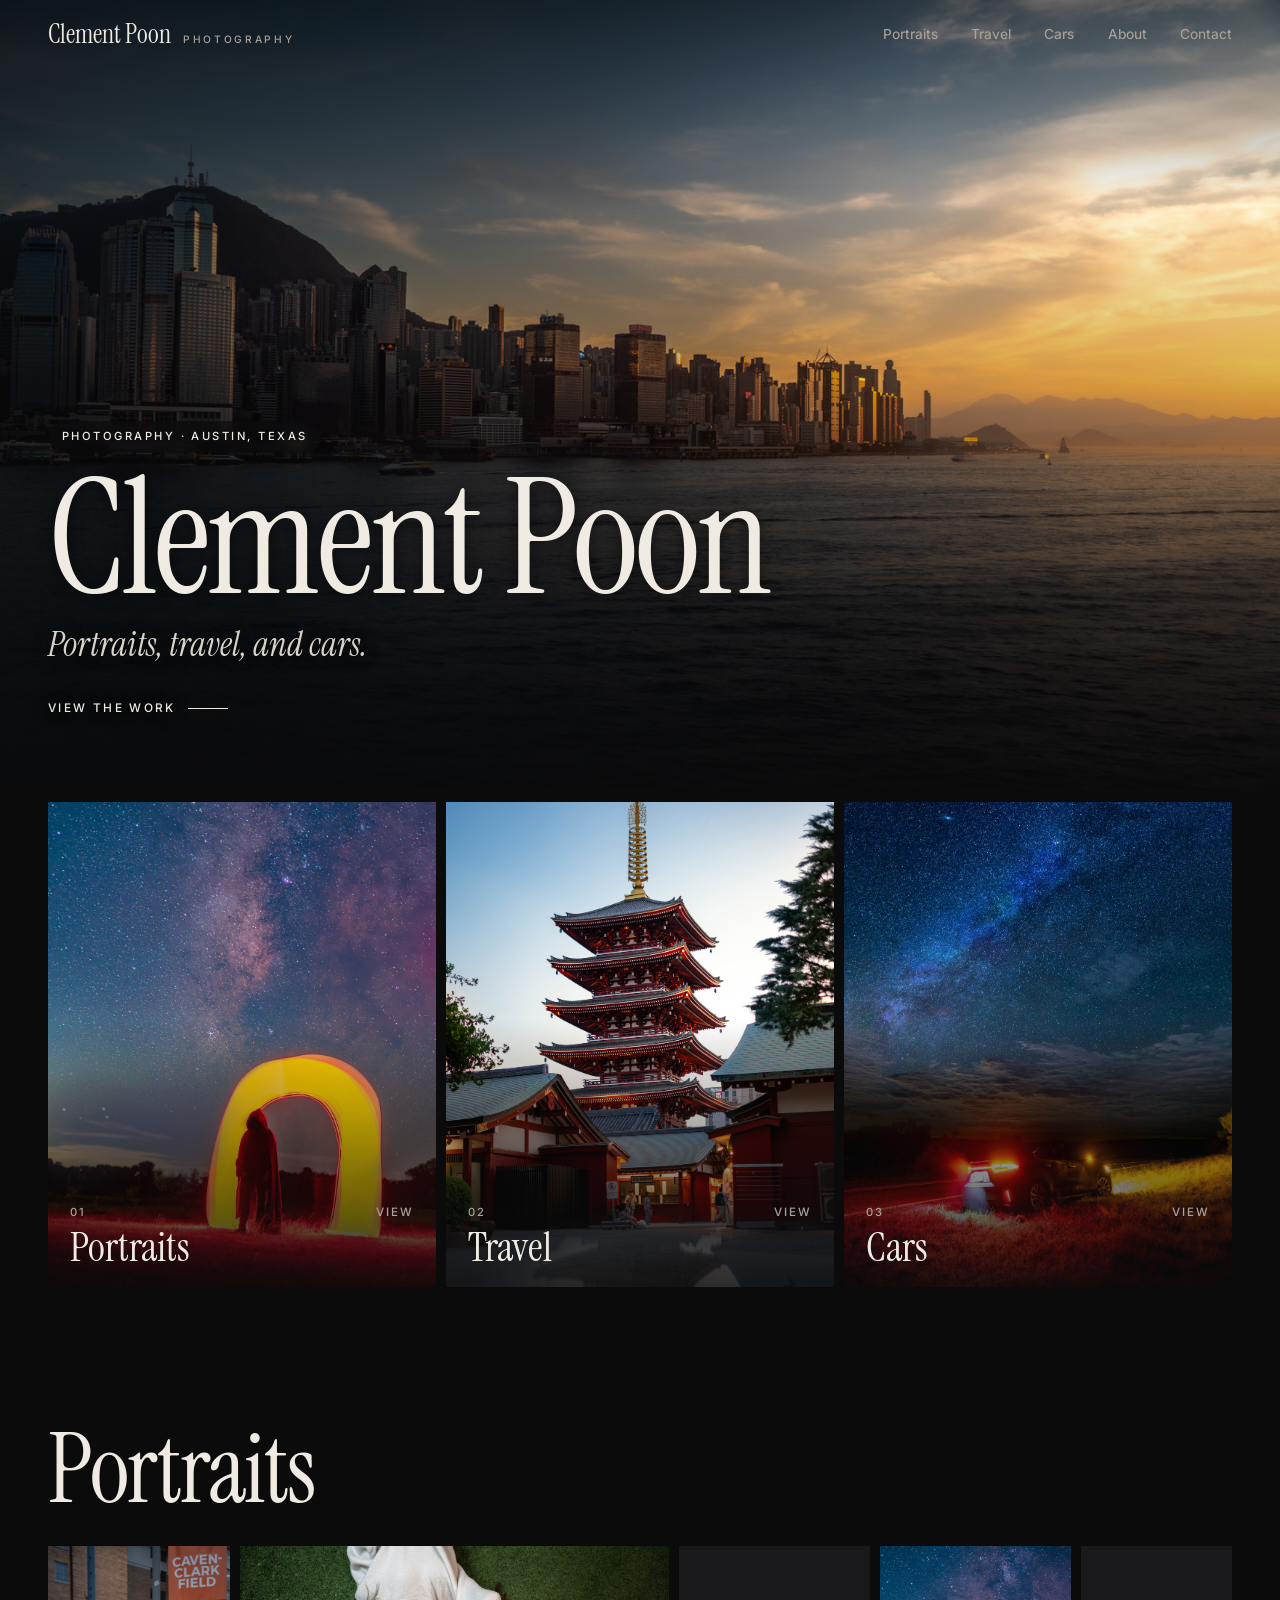
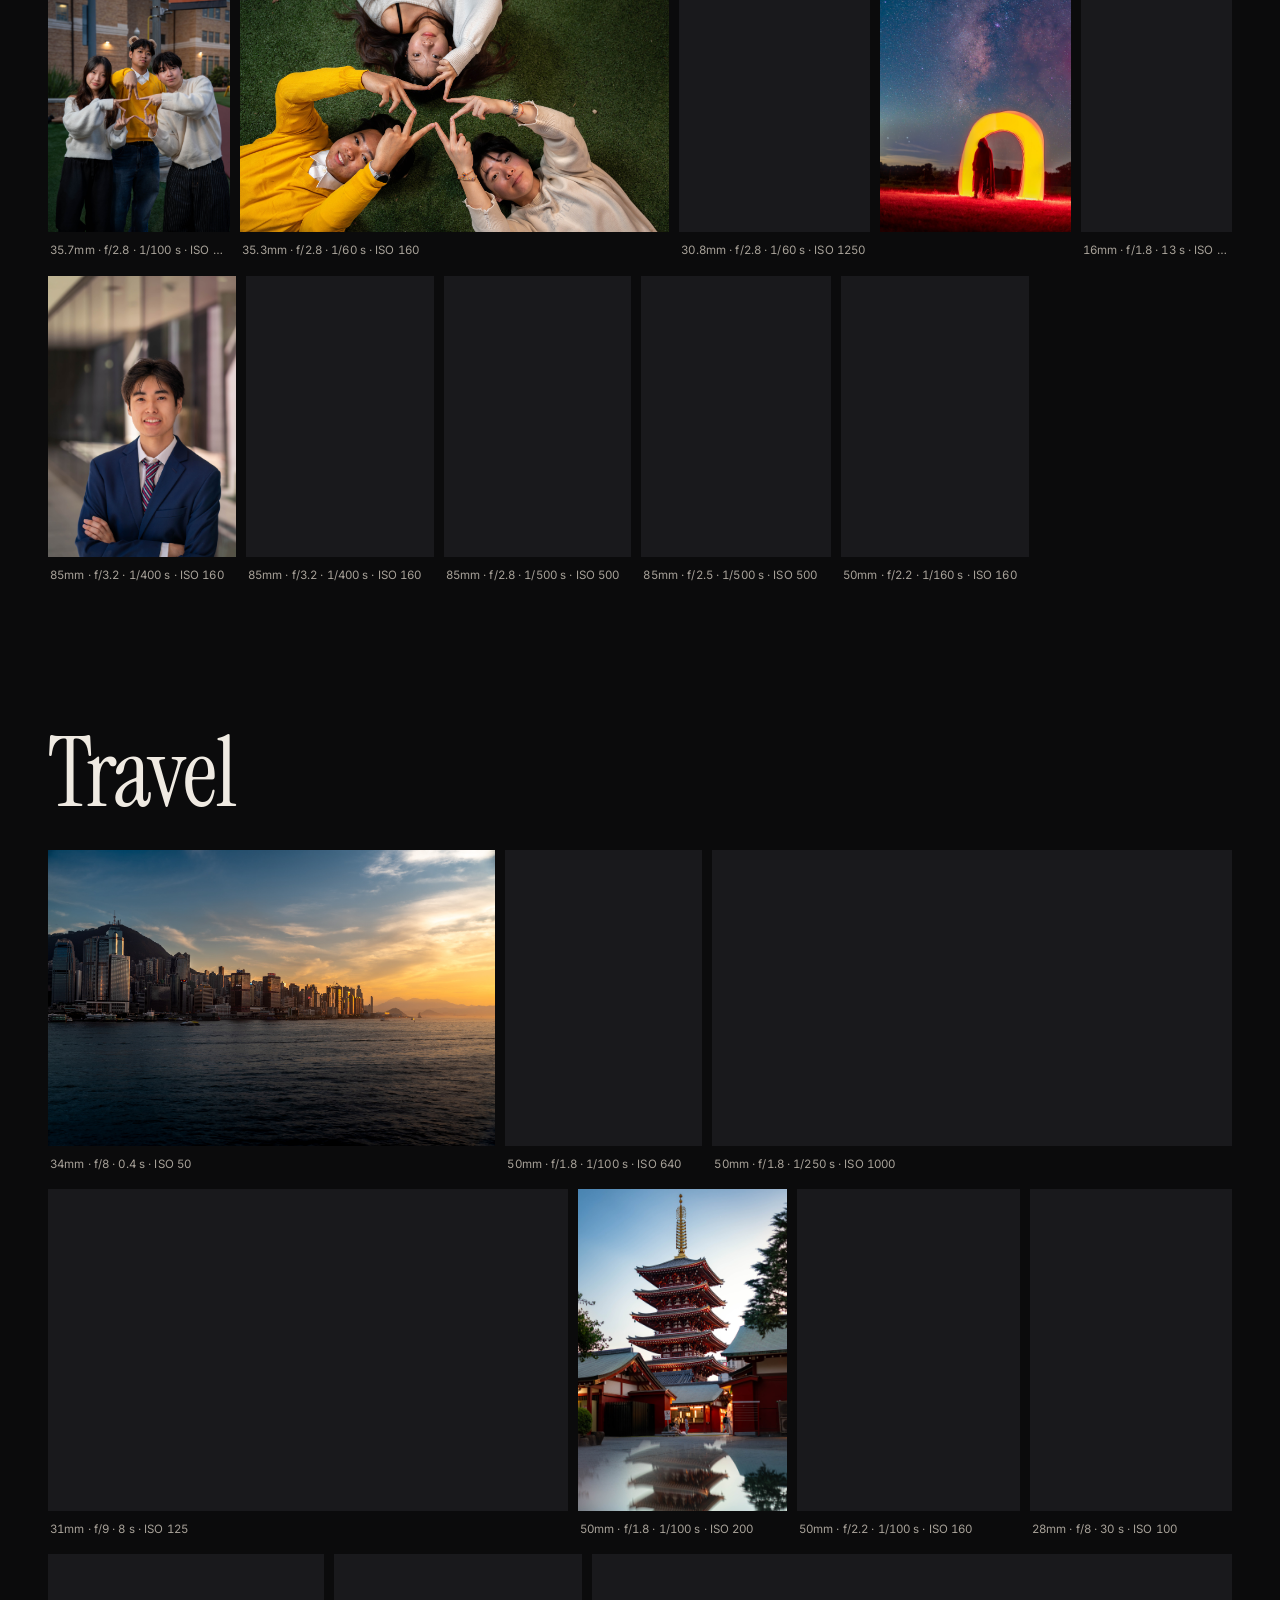
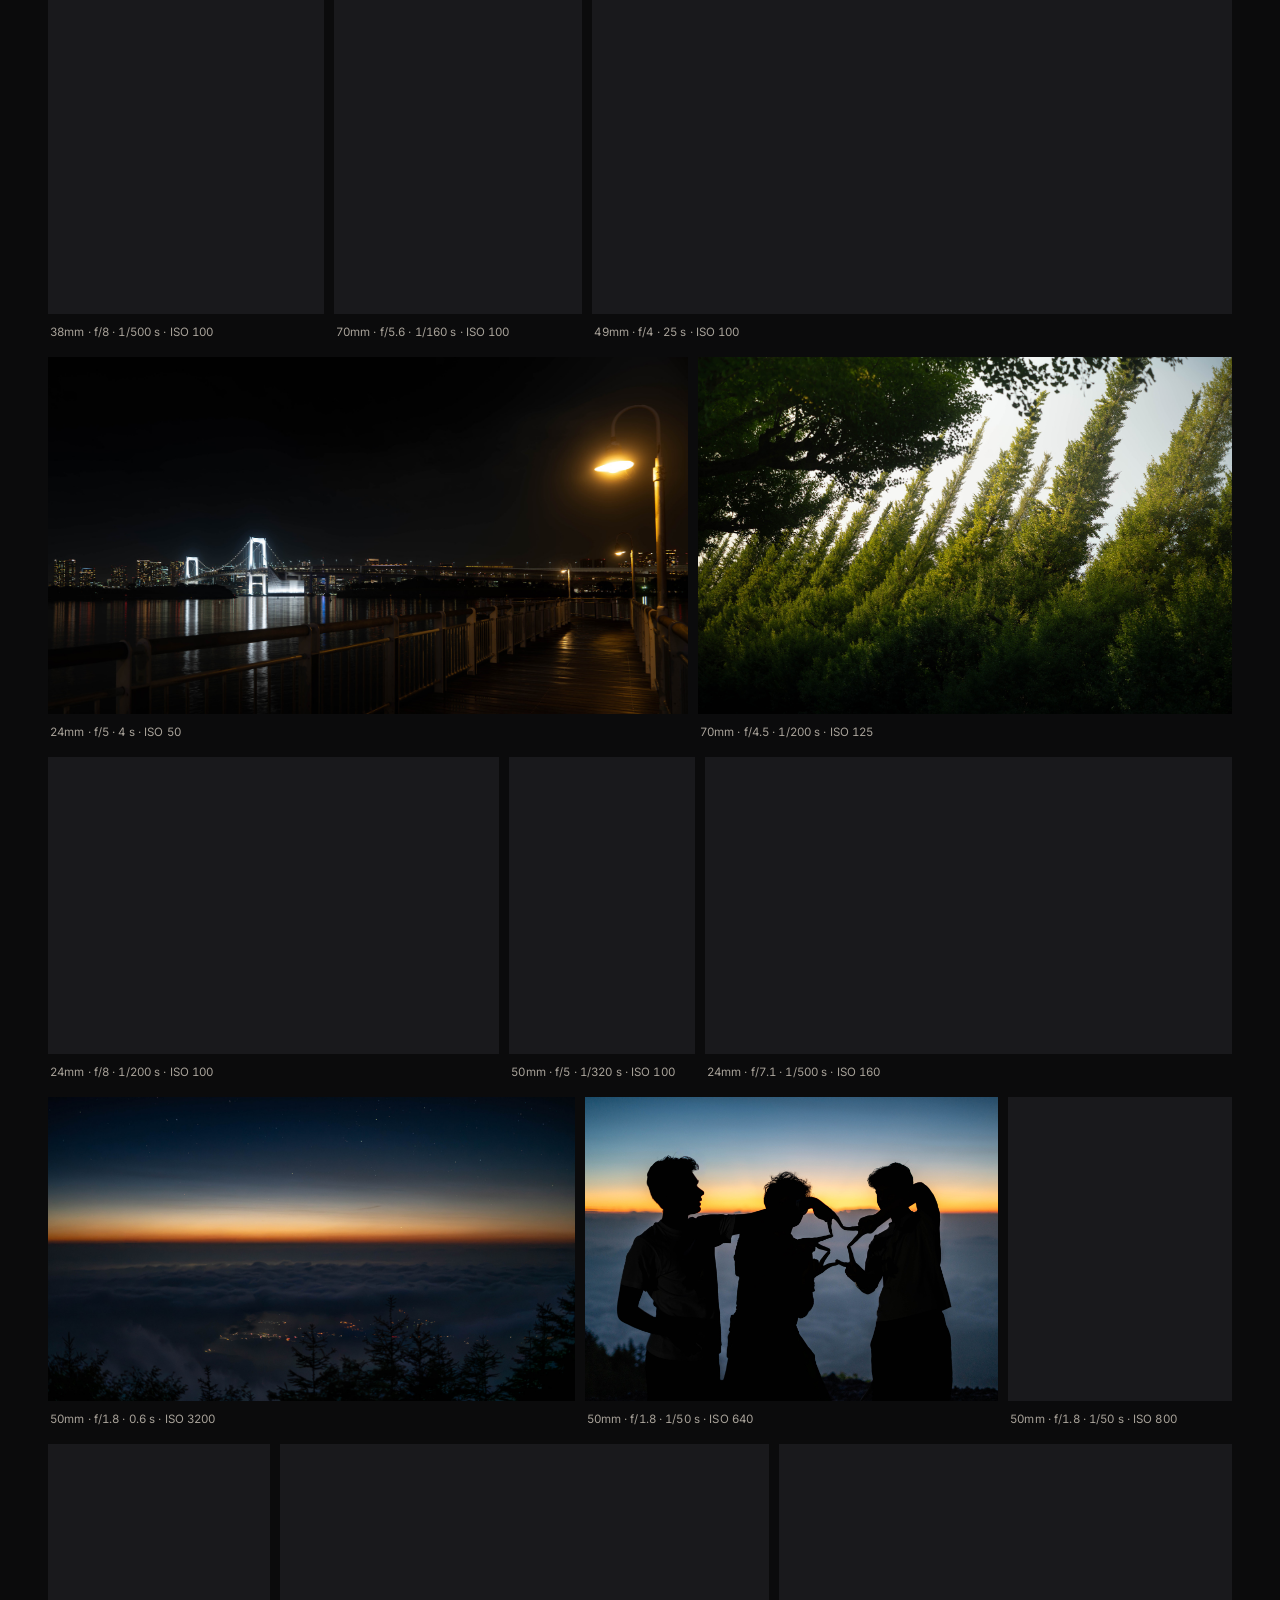
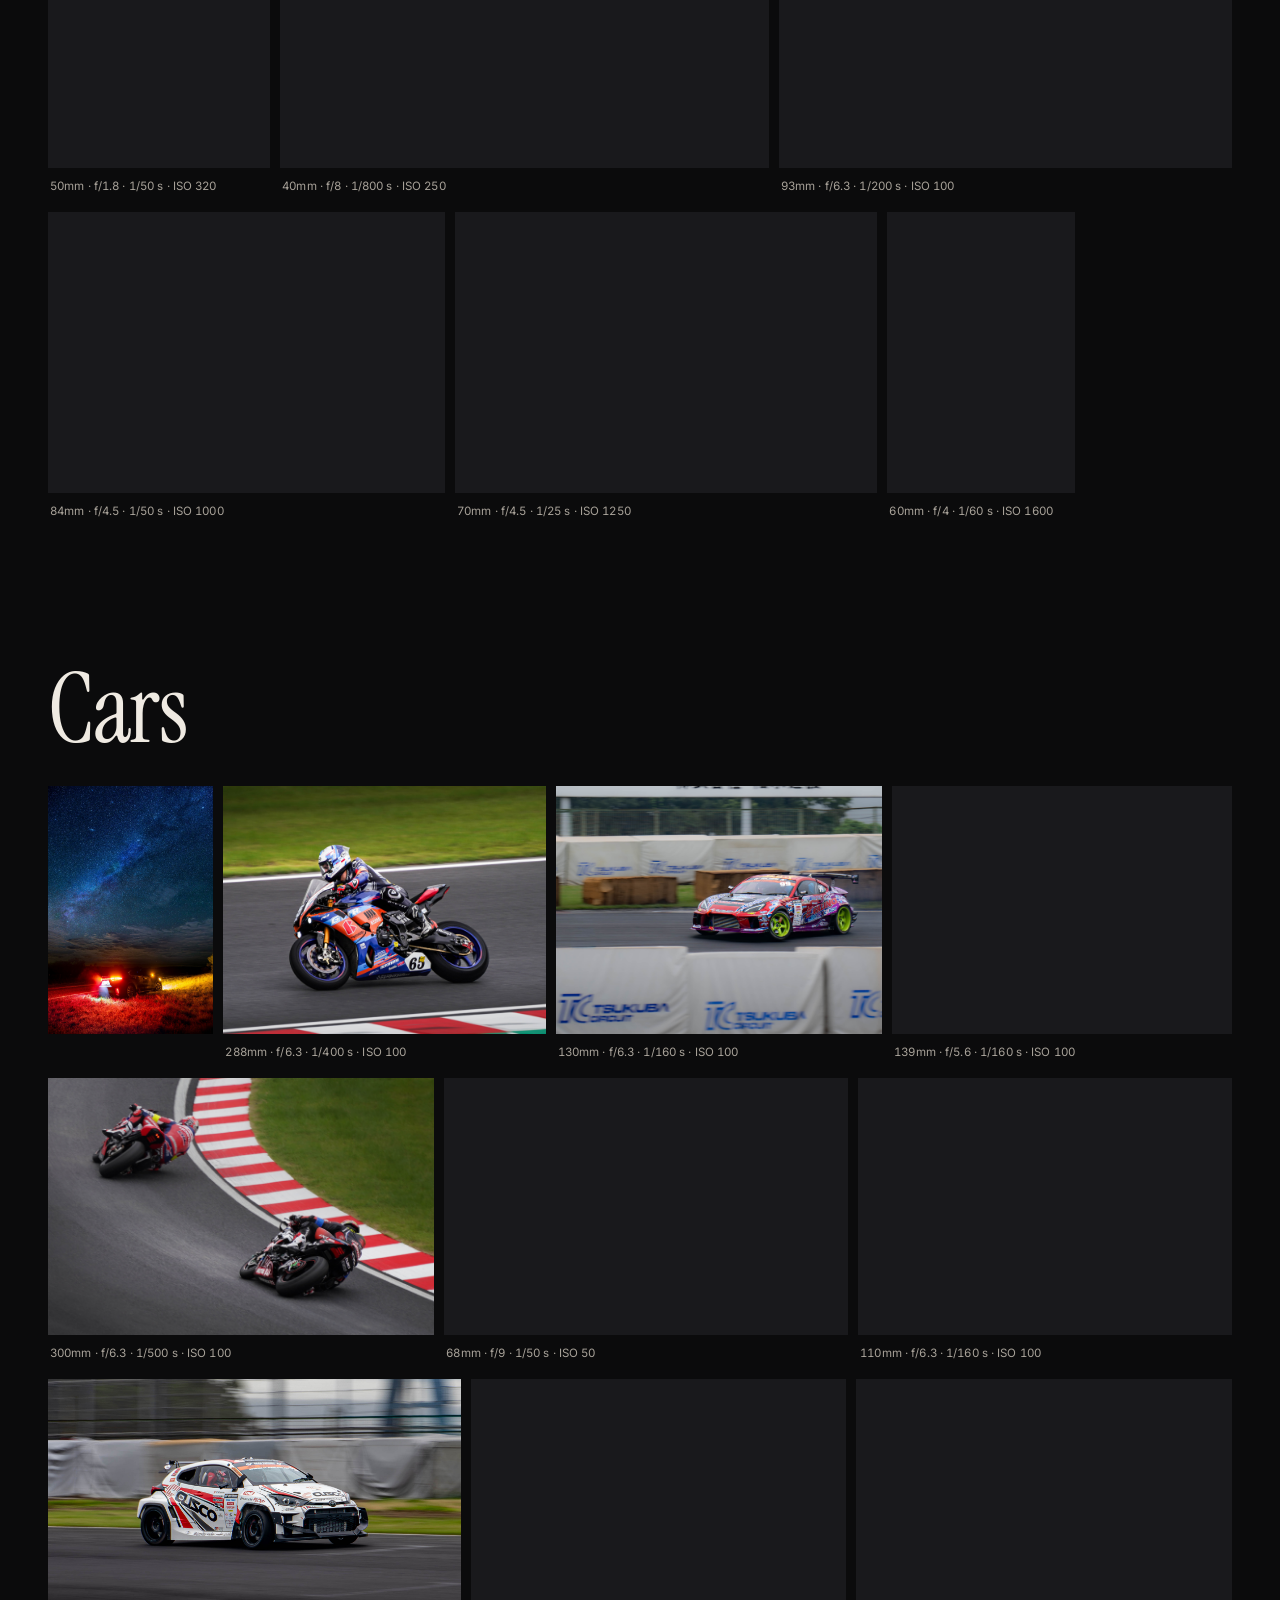
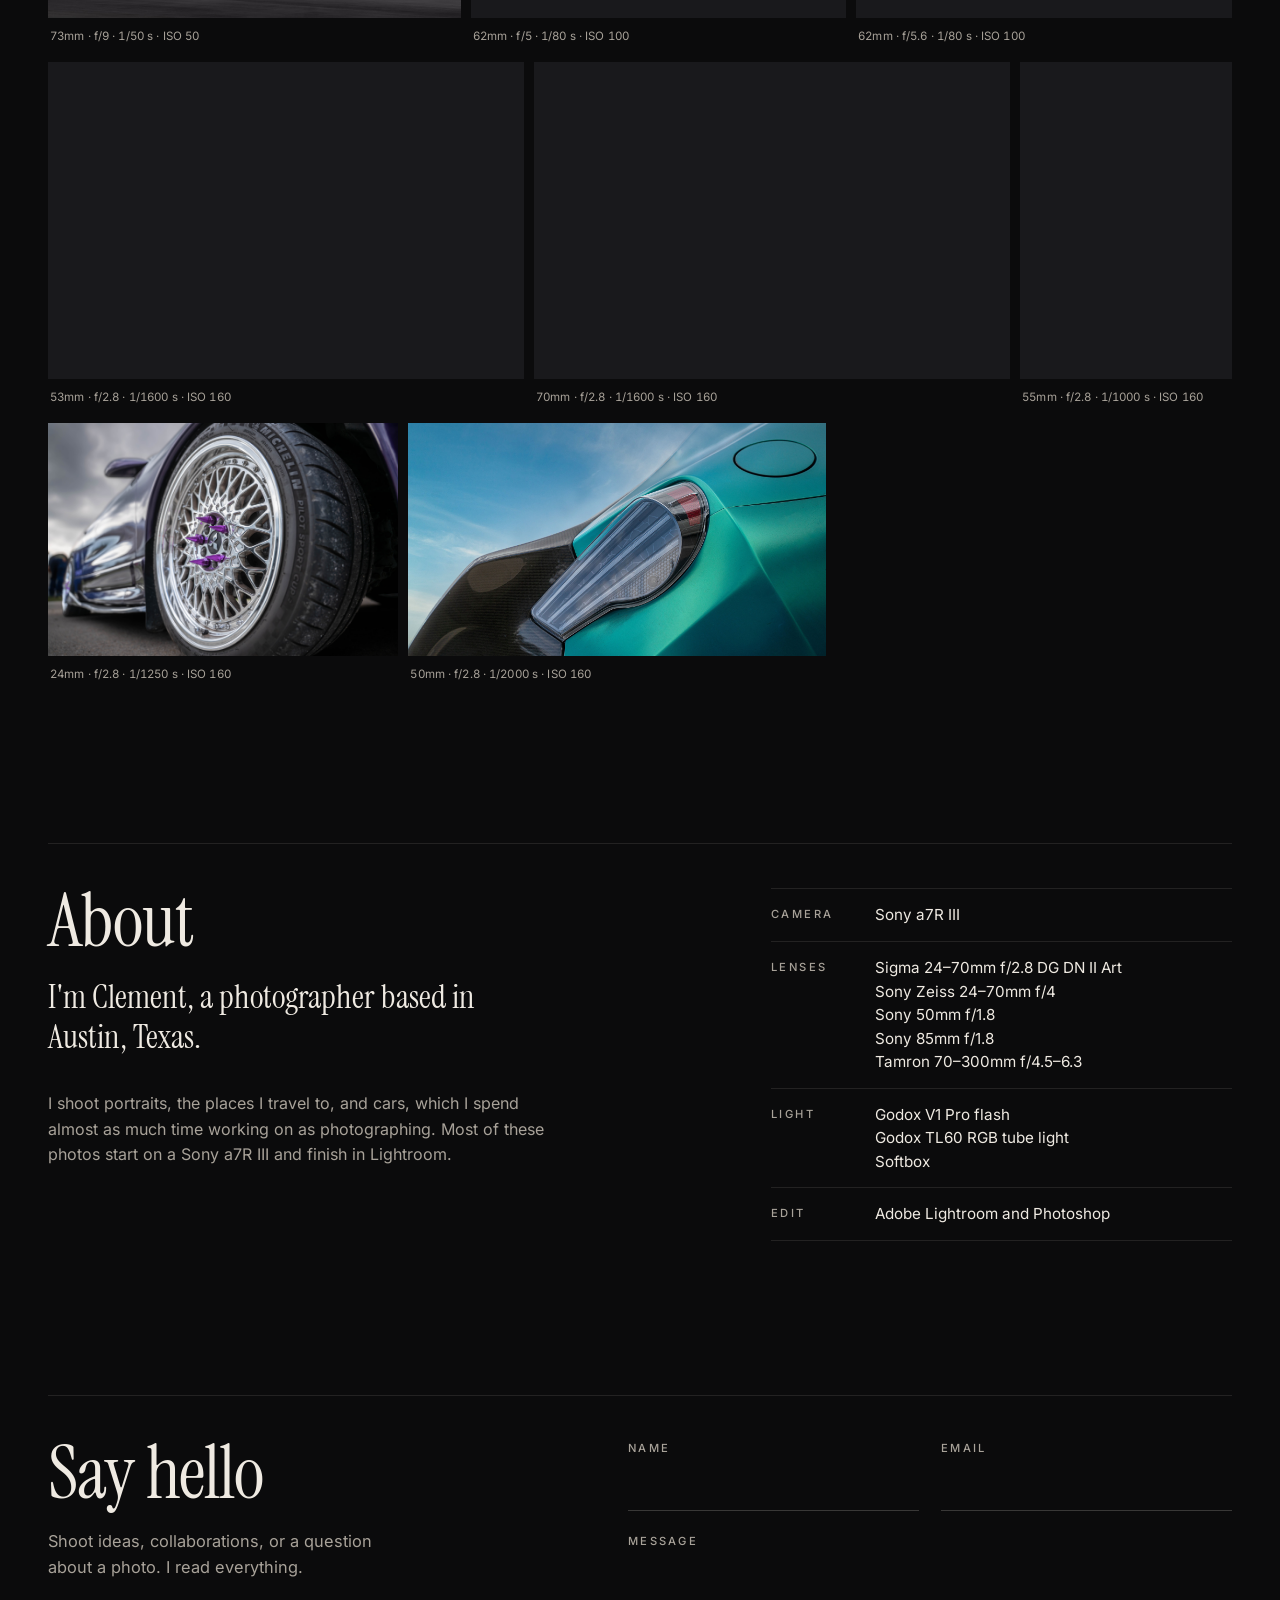
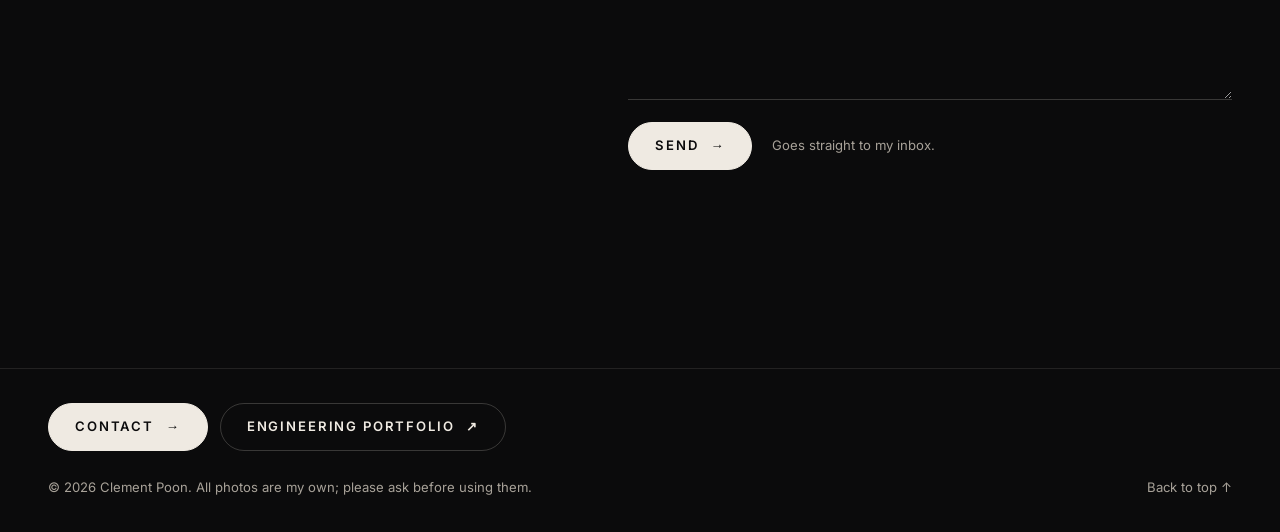
<file: photography/index.html>
<!doctype html>
<html lang="en">
<head>
<meta charset="utf-8">
<meta name="viewport" content="width=device-width, initial-scale=1">
<title>Clement Poon — Photography</title>
<meta name="description" content="Portrait, travel, and car photography by Clement Poon, based in Austin, Texas.">
<meta name="author" content="Clement Poon">
<link rel="canonical" href="https://clementpoon.com/photography/">
<meta property="og:url" content="https://clementpoon.com/photography/">
<meta property="og:image" content="https://clementpoon.com/photography/og-image.jpg">
<meta name="twitter:image" content="https://clementpoon.com/photography/og-image.jpg">
<meta property="og:type" content="website">
<meta property="og:site_name" content="Clement Poon Photography">
<meta property="og:title" content="Clement Poon — Photography">
<meta property="og:description" content="Portraits, travel, and cars. Based in Austin, Texas.">
<meta property="og:image:width" content="1200">
<meta property="og:image:height" content="630">
<meta property="og:image:alt" content="Clement Poon Photography: portraits, travel, and cars">
<meta name="twitter:card" content="summary_large_image">
<meta name="theme-color" content="#0b0b0c">
<link rel="icon" href="favicon.svg" type="image/svg+xml">
<link rel="apple-touch-icon" href="apple-touch-icon.png">
<link rel="stylesheet" href="photo.css">
</head>
<body>
<a class="skip" href="#main">Skip to the photos</a>

<header class="site-head">
  <div class="wrap site-head__row">
    <a class="mark" href="#top" aria-label="Clement Poon Photography, back to top">
      <span class="mark__name">Clement Poon</span>
      <span class="mark__tag">Photography</span>
    </a>
    <nav class="nav" aria-label="Sections">
      <a href="#portraits">Portraits</a>
      <a href="#travel">Travel</a>
      <a href="#cars">Cars</a>
      <a href="#about">About</a>
      <a href="#contact">Contact</a>
    </nav>
  </div>
</header>

<main id="main">

  <!-- ================================ COVER ================================
       The big photo is img/cover-1440.jpg … cover-5120.jpg (same photo, five sizes; each screen loads the one it needs).
  -->
  <section class="hero" id="top" aria-labelledby="name">
    <figure class="hero__media"><img draggable="false" src="img/cover-1440.jpg" srcset="img/cover-1440.jpg 1440w, img/cover-1920.jpg 1920w, img/cover-2560.jpg 2560w, img/cover-3840.jpg 3840w, img/cover-5120.jpg 5120w" sizes="(max-aspect-ratio: 4/3) 134vh, 100vw" width="2560" height="1691" alt="Hong Kong Island's skyline at sunset across Victoria Harbour" fetchpriority="high"></figure>
    <div class="wrap hero__inner">
      <p class="label hero__kicker">Photography · Austin, Texas</p>
      <h1 id="name">Clement Poon</h1>
      <p class="hero__tagline">Portraits, travel, and cars.</p>
      <a class="hero__cue" href="#portraits">View the work <span aria-hidden="true"></span></a>
    </div>
  </section>

  <!-- ============================== SET INDEX ==============================
       Each card shows one photo from its set. object-position picks which part of the photo stays in view.
  -->
  <nav class="sets wrap" aria-label="Photo sets">
    <ul class="sets__grid">
      <li>
        <a class="set-card" href="#portraits">
          <img draggable="false" src="img/portraits/light-portal-sm.jpg" width="1067" height="1600" alt="" loading="lazy" decoding="async" style="object-position:50% 86%">
          <span class="set-card__text">
            <span><span class="label set-card__n">01</span><span class="set-card__title">Portraits</span></span>
            <span class="set-card__go">View</span>
          </span>
        </a>
      </li>
      <li>
        <a class="set-card" href="#travel">
          <img draggable="false" src="img/travel/sensoji-reflection-sm.jpg" width="1038" height="1600" alt="" loading="lazy" decoding="async" style="object-position:50% 28%">
          <span class="set-card__text">
            <span><span class="label set-card__n">02</span><span class="set-card__title">Travel</span></span>
            <span class="set-card__go">View</span>
          </span>
        </a>
      </li>
      <li>
        <a class="set-card" href="#cars">
          <img draggable="false" src="img/cars/under-the-milky-way-sm.jpg" width="1067" height="1600" alt="" loading="lazy" decoding="async" style="object-position:50% 90%">
          <span class="set-card__text">
            <span><span class="label set-card__n">03</span><span class="set-card__title">Cars</span></span>
            <span class="set-card__go">View</span>
          </span>
        </a>
      </li>
    </ul>
  </nav>

  <!-- ============================== PORTRAITS ==============================
       Each photo is one <figure class="shot"> block. To add one, copy this pattern:

       <figure class="shot" style="--r:0.8">
         <button class="shot__img" type="button" data-full="img/portraits/name.jpg"><img draggable="false" src="img/portraits/name-sm.jpg" width="960" height="1200" alt="Describe the photo" loading="lazy" decoding="async"></button>
         <figcaption><span class="shot__meta">85mm · f/1.8 · 1/200 s · ISO 100</span></figcaption>
       </figure>

       --r is the photo's width ÷ height (3:2 = 1.5, 2:3 = 0.667, 4:5 = 0.8, 16:9 = 1.778).
       data-full is the large file the viewer opens; the -sm file is what shows in the grid.
  -->
  <section class="set wrap" id="portraits" aria-labelledby="portraits-h">
    <header class="set__head">
      <h2 id="portraits-h">Portraits</h2>
    </header>
    <div class="grid">
      <figure class="shot" style="--r:0.637">
        <button class="shot__img" type="button" data-full="img/portraits/caven-clark-field.jpg"><img draggable="false" src="img/portraits/caven-clark-field-sm.jpg" width="1019" height="1600" alt="Three friends making a star with their fingers under the orange Caven-Clark Field banner on campus" loading="lazy" decoding="async"></button>
        <figcaption><span class="shot__meta">35.7mm · f/2.8 · 1/100 s · ISO 160</span></figcaption>
      </figure>
      <figure class="shot" style="--r:1.500">
        <button class="shot__img" type="button" data-full="img/portraits/from-above.jpg"><img draggable="false" src="img/portraits/from-above-sm.jpg" width="1600" height="1067" alt="The same three friends lying head to head on green turf, joining their fingers into a star, shot from above" loading="lazy" decoding="async"></button>
        <figcaption><span class="shot__meta">35.3mm · f/2.8 · 1/60 s · ISO 160</span></figcaption>
      </figure>
      <figure class="shot" style="--r:0.666">
        <button class="shot__img" type="button" data-full="img/portraits/on-the-stairs.jpg"><img draggable="false" src="img/portraits/on-the-stairs-sm.jpg" width="1066" height="1600" alt="Three friends climbing outdoor stairs at dusk, one in a cream sweater in front looking down to the side" loading="lazy" decoding="async"></button>
        <figcaption><span class="shot__meta">30.8mm · f/2.8 · 1/60 s · ISO 1250</span></figcaption>
      </figure>
      <figure class="shot" style="--r:0.667">
        <button class="shot__img" type="button" data-full="img/portraits/light-portal.jpg"><img draggable="false" src="img/portraits/light-portal-sm.jpg" width="1067" height="1600" alt="A hooded figure standing inside a glowing orange and yellow light-painted arch on red-lit grass, under the Milky Way" loading="lazy" decoding="async"></button>
      </figure>
      <figure class="shot" style="--r:0.529">
        <button class="shot__img" type="button" data-full="img/portraits/stargazer.jpg"><img draggable="false" src="img/portraits/stargazer-sm.jpg" width="847" height="1600" alt="A person with a headlamp looking up at a starry night sky, red-lit juniper trees around them and thin clouds drifting overhead" loading="lazy" decoding="async"></button>
        <figcaption><span class="shot__meta">16mm · f/1.8 · 13 s · ISO 1600</span></figcaption>
      </figure>
      <figure class="shot" style="--r:0.667">
        <button class="shot__img" type="button" data-full="img/portraits/navy-suit.jpg"><img draggable="false" src="img/portraits/navy-suit-sm.jpg" width="1067" height="1600" alt="Smiling young man in a navy suit and striped tie with arms crossed, glass corridor softly blurred behind him" loading="lazy" decoding="async"></button>
        <figcaption><span class="shot__meta">85mm · f/3.2 · 1/400 s · ISO 160</span></figcaption>
      </figure>
      <figure class="shot" style="--r:0.667">
        <button class="shot__img" type="button" data-full="img/portraits/white-polo.jpg"><img draggable="false" src="img/portraits/white-polo-sm.jpg" width="1067" height="1600" alt="Young man with curly red hair and glasses in a white polo, arms crossed, bright corridor behind him" loading="lazy" decoding="async"></button>
        <figcaption><span class="shot__meta">85mm · f/3.2 · 1/400 s · ISO 160</span></figcaption>
      </figure>
      <figure class="shot" style="--r:0.667">
        <button class="shot__img" type="button" data-full="img/portraits/blue-tie.jpg"><img draggable="false" src="img/portraits/blue-tie-sm.jpg" width="1067" height="1600" alt="Smiling young man with curly hair and clear glasses in a black suit and blue tie" loading="lazy" decoding="async"></button>
        <figcaption><span class="shot__meta">85mm · f/2.8 · 1/500 s · ISO 500</span></figcaption>
      </figure>
      <figure class="shot" style="--r:0.673">
        <button class="shot__img" type="button" data-full="img/portraits/black-tie.jpg"><img draggable="false" src="img/portraits/black-tie-sm.jpg" width="1077" height="1600" alt="Smiling young man in a black suit and black tie with arms crossed in a modern hallway" loading="lazy" decoding="async"></button>
        <figcaption><span class="shot__meta">85mm · f/2.5 · 1/500 s · ISO 500</span></figcaption>
      </figure>
      <figure class="shot" style="--r:0.667">
        <button class="shot__img" type="button" data-full="img/portraits/glass-hallway.jpg"><img draggable="false" src="img/portraits/glass-hallway-sm.jpg" width="1067" height="1600" alt="Young man in glasses, a black suit and a blue patterned tie, arms crossed in a long hallway lined with windows" loading="lazy" decoding="async"></button>
        <figcaption><span class="shot__meta">50mm · f/2.2 · 1/160 s · ISO 160</span></figcaption>
      </figure>
    </div>
  </section>

  <!-- ================================ TRAVEL ================================ -->
  <section class="set wrap" id="travel" aria-labelledby="travel-h">
    <header class="set__head">
      <h2 id="travel-h">Travel</h2>
    </header>
    <div class="grid">
      <figure class="shot" style="--r:1.514">
        <button class="shot__img" type="button" data-full="img/travel/victoria-harbour-sunset.jpg"><img draggable="false" src="img/travel/victoria-harbour-sunset-sm.jpg" width="1600" height="1057" alt="Hong Kong Island&#x27;s skyline at sunset across Victoria Harbour, the sky glowing orange behind distant mountains" loading="lazy" decoding="async"></button>
        <figcaption><span class="shot__meta">34mm · f/8 · 0.4 s · ISO 50</span></figcaption>
      </figure>
      <figure class="shot" style="--r:0.667">
        <button class="shot__img" type="button" data-full="img/travel/star-ferry.jpg"><img draggable="false" src="img/travel/star-ferry-sm.jpg" width="1067" height="1600" alt="A lit-up Star Ferry crossing Victoria Harbour at night, with the Convention Centre and Central Plaza behind" loading="lazy" decoding="async"></button>
        <figcaption><span class="shot__meta">50mm · f/1.8 · 1/100 s · ISO 640</span></figcaption>
      </figure>
      <figure class="shot" style="--r:1.758">
        <button class="shot__img" type="button" data-full="img/travel/red-sails.jpg"><img draggable="false" src="img/travel/red-sails-sm.jpg" width="1600" height="910" alt="Junk boats with glowing red sails and a ferry crossing Victoria Harbour at night, Hong Kong Island lit up behind" loading="lazy" decoding="async"></button>
        <figcaption><span class="shot__meta">50mm · f/1.8 · 1/250 s · ISO 1000</span></figcaption>
      </figure>
      <figure class="shot" style="--r:1.615">
        <button class="shot__img" type="button" data-full="img/travel/victoria-peak.jpg"><img draggable="false" src="img/travel/victoria-peak-sm.jpg" width="1600" height="991" alt="Night view from Victoria Peak over Hong Kong&#x27;s towers, the harbour, and Kowloon" loading="lazy" decoding="async"></button>
        <figcaption><span class="shot__meta">31mm · f/9 · 8 s · ISO 125</span></figcaption>
      </figure>
      <figure class="shot" style="--r:0.649">
        <button class="shot__img" type="button" data-full="img/travel/sensoji-reflection.jpg"><img draggable="false" src="img/travel/sensoji-reflection-sm.jpg" width="1038" height="1600" alt="Sensō-ji&#x27;s red five-story pagoda at dusk, reflected upside down in a puddle in the foreground" loading="lazy" decoding="async"></button>
        <figcaption><span class="shot__meta">50mm · f/1.8 · 1/100 s · ISO 200</span></figcaption>
      </figure>
      <figure class="shot" style="--r:0.693">
        <button class="shot__img" type="button" data-full="img/travel/sensoji-glass.jpg"><img draggable="false" src="img/travel/sensoji-glass-sm.jpg" width="1109" height="1600" alt="Sensō-ji&#x27;s pagoda glowing in late sun, with a second reflected pagoda layered over the left side of the frame" loading="lazy" decoding="async"></button>
        <figcaption><span class="shot__meta">50mm · f/2.2 · 1/100 s · ISO 160</span></figcaption>
      </figure>
      <figure class="shot" style="--r:0.628">
        <button class="shot__img" type="button" data-full="img/travel/tokyo-tower-night.jpg"><img draggable="false" src="img/travel/tokyo-tower-night-sm.jpg" width="1005" height="1600" alt="Tokyo Tower lit orange and white at night above a road streaked with car light trails" loading="lazy" decoding="async"></button>
        <figcaption><span class="shot__meta">28mm · f/8 · 30 s · ISO 100</span></figcaption>
      </figure>
      <figure class="shot" style="--r:0.767">
        <button class="shot__img" type="button" data-full="img/travel/tokyo-tower.jpg"><img draggable="false" src="img/travel/tokyo-tower-sm.jpg" width="1227" height="1600" alt="Tokyo Tower&#x27;s red and white lattice against a blue sky with wispy clouds, trees in the foreground" loading="lazy" decoding="async"></button>
        <figcaption><span class="shot__meta">38mm · f/8 · 1/500 s · ISO 100</span></figcaption>
      </figure>
      <figure class="shot" style="--r:0.691">
        <button class="shot__img" type="button" data-full="img/travel/crosswalk.jpg"><img draggable="false" src="img/travel/crosswalk-sm.jpg" width="1106" height="1600" alt="People crossing a street under a red light in low evening sun, curved stone buildings and trees behind" loading="lazy" decoding="async"></button>
        <figcaption><span class="shot__meta">70mm · f/5.6 · 1/160 s · ISO 100</span></figcaption>
      </figure>
      <figure class="shot" style="--r:1.778">
        <button class="shot__img" type="button" data-full="img/travel/rainbow-bridge.jpg"><img draggable="false" src="img/travel/rainbow-bridge-sm.jpg" width="1600" height="900" alt="Tokyo&#x27;s Rainbow Bridge lit white at night beside the city skyline, its lights reflected in still water" loading="lazy" decoding="async"></button>
        <figcaption><span class="shot__meta">49mm · f/4 · 25 s · ISO 100</span></figcaption>
      </figure>
      <figure class="shot" style="--r:1.796">
        <button class="shot__img" type="button" data-full="img/travel/odaiba-boardwalk.jpg"><img draggable="false" src="img/travel/odaiba-boardwalk-sm.jpg" width="1600" height="891" alt="A wet waterfront boardwalk under a glowing street lamp at night, with the Rainbow Bridge across the water" loading="lazy" decoding="async"></button>
        <figcaption><span class="shot__meta">24mm · f/5 · 4 s · ISO 50</span></figcaption>
      </figure>
      <figure class="shot" style="--r:1.500">
        <button class="shot__img" type="button" data-full="img/travel/ginkgo-rows.jpg"><img draggable="false" src="img/travel/ginkgo-rows-sm.jpg" width="1600" height="1067" alt="Rows of tall, narrow ginkgo trees catching the light against a pale sky" loading="lazy" decoding="async"></button>
        <figcaption><span class="shot__meta">70mm · f/4.5 · 1/200 s · ISO 125</span></figcaption>
      </figure>
      <figure class="shot" style="--r:1.522">
        <button class="shot__img" type="button" data-full="img/travel/zenkoji.jpg"><img draggable="false" src="img/travel/zenkoji-sm.jpg" width="1600" height="1051" alt="The wooden main hall of Zenkō-ji with paper lanterns, gold roof details, and a stormy sky" loading="lazy" decoding="async"></button>
        <figcaption><span class="shot__meta">24mm · f/8 · 1/200 s · ISO 100</span></figcaption>
      </figure>
      <figure class="shot" style="--r:0.625">
        <button class="shot__img" type="button" data-full="img/travel/pagoda.jpg"><img draggable="false" src="img/travel/pagoda-sm.jpg" width="1000" height="1600" alt="A dark wooden pagoda rising above green trees under a dramatic sky" loading="lazy" decoding="async"></button>
        <figcaption><span class="shot__meta">50mm · f/5 · 1/320 s · ISO 100</span></figcaption>
      </figure>
      <figure class="shot" style="--r:1.778">
        <button class="shot__img" type="button" data-full="img/travel/volcano-trail.jpg"><img draggable="false" src="img/travel/volcano-trail-sm.jpg" width="1600" height="900" alt="Hikers with backpacks on a volcanic slope under a blue sky" loading="lazy" decoding="async"></button>
        <figcaption><span class="shot__meta">24mm · f/7.1 · 1/500 s · ISO 160</span></figcaption>
      </figure>
      <figure class="shot" style="--r:1.732">
        <button class="shot__img" type="button" data-full="img/travel/before-sunrise.jpg"><img draggable="false" src="img/travel/before-sunrise-sm.jpg" width="1600" height="924" alt="A dark landscape before sunrise with a red and orange glow along the horizon" loading="lazy" decoding="async"></button>
        <figcaption><span class="shot__meta">50mm · f/1.8 · 0.6 s · ISO 3200</span></figcaption>
      </figure>
      <figure class="shot" style="--r:1.361">
        <button class="shot__img" type="button" data-full="img/travel/waiting-for-sunrise.jpg"><img draggable="false" src="img/travel/waiting-for-sunrise-sm.jpg" width="1600" height="1176" alt="Three people outdoors in the blue light before sunrise" loading="lazy" decoding="async"></button>
        <figcaption><span class="shot__meta">50mm · f/1.8 · 1/50 s · ISO 640</span></figcaption>
      </figure>
      <figure class="shot" style="--r:0.736">
        <button class="shot__img" type="button" data-full="img/travel/blue-hour.jpg"><img draggable="false" src="img/travel/blue-hour-sm.jpg" width="1177" height="1600" alt="A person against a deep blue sky before sunrise" loading="lazy" decoding="async"></button>
        <figcaption><span class="shot__meta">50mm · f/1.8 · 1/50 s · ISO 800</span></figcaption>
      </figure>
      <figure class="shot" style="--r:0.686">
        <button class="shot__img" type="button" data-full="img/travel/first-light.jpg"><img draggable="false" src="img/travel/first-light-sm.jpg" width="1098" height="1600" alt="A hiker with a backpack in the blue light just before sunrise" loading="lazy" decoding="async"></button>
        <figcaption><span class="shot__meta">50mm · f/1.8 · 1/50 s · ISO 320</span></figcaption>
      </figure>
      <figure class="shot" style="--r:1.508">
        <button class="shot__img" type="button" data-full="img/travel/by-the-lake.jpg"><img draggable="false" src="img/travel/by-the-lake-sm.jpg" width="1600" height="1061" alt="A lakeside view on a bright summer afternoon" loading="lazy" decoding="async"></button>
        <figcaption><span class="shot__meta">40mm · f/8 · 1/800 s · ISO 250</span></figcaption>
      </figure>
      <figure class="shot" style="--r:1.399">
        <button class="shot__img" type="button" data-full="img/travel/golden-afternoon.jpg"><img draggable="false" src="img/travel/golden-afternoon-sm.jpg" width="1600" height="1144" alt="A lakeside scene in warm, golden afternoon light" loading="lazy" decoding="async"></button>
        <figcaption><span class="shot__meta">93mm · f/6.3 · 1/200 s · ISO 100</span></figcaption>
      </figure>
      <figure class="shot" style="--r:1.410">
        <button class="shot__img" type="button" data-full="img/travel/bridge-at-dusk.jpg"><img draggable="false" src="img/travel/bridge-at-dusk-sm.jpg" width="1600" height="1135" alt="A suspension bridge over the water at dusk, with boats below" loading="lazy" decoding="async"></button>
        <figcaption><span class="shot__meta">84mm · f/4.5 · 1/50 s · ISO 1000</span></figcaption>
      </figure>
      <figure class="shot" style="--r:1.500">
        <button class="shot__img" type="button" data-full="img/travel/bridge-blue-hour.jpg"><img draggable="false" src="img/travel/bridge-blue-hour-sm.jpg" width="1600" height="1067" alt="A suspension bridge in the deep blue light after sunset" loading="lazy" decoding="async"></button>
        <figcaption><span class="shot__meta">70mm · f/4.5 · 1/25 s · ISO 1250</span></figcaption>
      </figure>
      <figure class="shot" style="--r:0.667">
        <button class="shot__img" type="button" data-full="img/travel/red-glow.jpg"><img draggable="false" src="img/travel/red-glow-sm.jpg" width="1067" height="1600" alt="A person in a night scene lit by deep red light" loading="lazy" decoding="async"></button>
        <figcaption><span class="shot__meta">60mm · f/4 · 1/60 s · ISO 1600</span></figcaption>
      </figure>
    </div>
  </section>

  <!-- ================================= CARS ================================= -->
  <section class="set wrap" id="cars" aria-labelledby="cars-h">
    <header class="set__head">
      <h2 id="cars-h">Cars</h2>
    </header>
    <div class="grid grid--wide">
      <figure class="shot" style="--r:0.667">
        <button class="shot__img" type="button" data-full="img/cars/under-the-milky-way.jpg"><img draggable="false" src="img/cars/under-the-milky-way-sm.jpg" width="1067" height="1600" alt="A dark car parked on the grass beside a rural road at night, its red tail lights glowing and yellow light spilling across the grass, under the Milky Way" loading="lazy" decoding="async"></button>
      </figure>
      <figure class="shot" style="--r:1.299">
        <button class="shot__img" type="button" data-full="img/cars/number-65.jpg"><img draggable="false" src="img/cars/number-65-sm.jpg" width="1600" height="1232" alt="Superbike number 65 in blue and orange leaning into a corner, rider tucked in, grass blurred behind" loading="lazy" decoding="async"></button>
        <figcaption><span class="shot__meta">288mm · f/6.3 · 1/400 s · ISO 100</span></figcaption>
      </figure>
      <figure class="shot" style="--r:1.317">
        <button class="shot__img" type="button" data-full="img/cars/streaks.jpg"><img draggable="false" src="img/cars/streaks-sm.jpg" width="1600" height="1215" alt="A race car panning past with the track behind it blurred into streaks" loading="lazy" decoding="async"></button>
        <figcaption><span class="shot__meta">130mm · f/6.3 · 1/160 s · ISO 100</span></figcaption>
      </figure>
      <figure class="shot" style="--r:1.370">
        <button class="shot__img" type="button" data-full="img/cars/the-pack.jpg"><img draggable="false" src="img/cars/the-pack-sm.jpg" width="1600" height="1168" alt="A group of race cars running close together on track" loading="lazy" decoding="async"></button>
        <figcaption><span class="shot__meta">139mm · f/5.6 · 1/160 s · ISO 100</span></figcaption>
      </figure>
      <figure class="shot" style="--r:1.498">
        <button class="shot__img" type="button" data-full="img/cars/into-the-corner.jpg"><img draggable="false" src="img/cars/into-the-corner-sm.jpg" width="1600" height="1068" alt="Two superbikes, one red and one black, leaning hard into a corner beside a red and white kerb" loading="lazy" decoding="async"></button>
        <figcaption><span class="shot__meta">300mm · f/6.3 · 1/500 s · ISO 100</span></figcaption>
      </figure>
      <figure class="shot" style="--r:1.566">
        <button class="shot__img" type="button" data-full="img/cars/motion-blur.jpg"><img draggable="false" src="img/cars/motion-blur-sm.jpg" width="1600" height="1022" alt="A race car at speed with the background blurred into streaks" loading="lazy" decoding="async"></button>
        <figcaption><span class="shot__meta">68mm · f/9 · 1/50 s · ISO 50</span></figcaption>
      </figure>
      <figure class="shot" style="--r:1.449">
        <button class="shot__img" type="button" data-full="img/cars/duel.jpg"><img draggable="false" src="img/cars/duel-sm.jpg" width="1600" height="1104" alt="Two race cars on track together" loading="lazy" decoding="async"></button>
        <figcaption><span class="shot__meta">110mm · f/6.3 · 1/160 s · ISO 100</span></figcaption>
      </figure>
      <figure class="shot" style="--r:1.724">
        <button class="shot__img" type="button" data-full="img/cars/morning-pan.jpg"><img draggable="false" src="img/cars/morning-pan-sm.jpg" width="1600" height="928" alt="A race car panning past, the background blurred into horizontal streaks" loading="lazy" decoding="async"></button>
        <figcaption><span class="shot__meta">73mm · f/9 · 1/50 s · ISO 50</span></figcaption>
      </figure>
      <figure class="shot" style="--r:1.569">
        <button class="shot__img" type="button" data-full="img/cars/up-close.jpg"><img draggable="false" src="img/cars/up-close-sm.jpg" width="1600" height="1020" alt="A race car filling the frame as it passes, the background blurred" loading="lazy" decoding="async"></button>
        <figcaption><span class="shot__meta">62mm · f/5 · 1/80 s · ISO 100</span></figcaption>
      </figure>
      <figure class="shot" style="--r:1.570">
        <button class="shot__img" type="button" data-full="img/cars/two-seconds-later.jpg"><img draggable="false" src="img/cars/two-seconds-later-sm.jpg" width="1600" height="1019" alt="Another race car passing close, two seconds after the previous shot" loading="lazy" decoding="async"></button>
        <figcaption><span class="shot__meta">62mm · f/5.6 · 1/80 s · ISO 100</span></figcaption>
      </figure>
      <figure class="shot" style="--r:1.499">
        <button class="shot__img" type="button" data-full="img/cars/dirty-e30.jpg"><img draggable="false" src="img/cars/dirty-e30-sm.jpg" width="1600" height="1067" alt="A lowered green BMW E30 with gold mesh wheels and yellow fog lights parked on gravel under trees" loading="lazy" decoding="async"></button>
        <figcaption><span class="shot__meta">53mm · f/2.8 · 1/1600 s · ISO 160</span></figcaption>
      </figure>
      <figure class="shot" style="--r:1.499">
        <button class="shot__img" type="button" data-full="img/cars/cherry-blossom.jpg"><img draggable="false" src="img/cars/cherry-blossom-sm.jpg" width="1600" height="1067" alt="A widebody Honda S2000 roadster in bronze with a cherry blossom and samurai livery, white wheels and a tall rear wing" loading="lazy" decoding="async"></button>
        <figcaption><span class="shot__meta">70mm · f/2.8 · 1/1600 s · ISO 160</span></figcaption>
      </figure>
      <figure class="shot" style="--r:0.667">
        <button class="shot__img" type="button" data-full="img/cars/red-weld.jpg"><img draggable="false" src="img/cars/red-weld-sm.jpg" width="1067" height="1600" alt="The front wheel of a red Corvette, a black and polished five-spoke Weld wheel under a glossy fender" loading="lazy" decoding="async"></button>
        <figcaption><span class="shot__meta">55mm · f/2.8 · 1/1000 s · ISO 160</span></figcaption>
      </figure>
      <figure class="shot" style="--r:1.499">
        <button class="shot__img" type="button" data-full="img/cars/purple-spikes.jpg"><img draggable="false" src="img/cars/purple-spikes-sm.jpg" width="1600" height="1067" alt="A low angle on a polished mesh wheel with purple spiked lug nuts on a purple Mitsubishi, under a grey sky" loading="lazy" decoding="async"></button>
        <figcaption><span class="shot__meta">24mm · f/2.8 · 1/1250 s · ISO 160</span></figcaption>
      </figure>
      <figure class="shot" style="--r:1.788">
        <button class="shot__img" type="button" data-full="img/cars/tail-light.jpg"><img draggable="false" src="img/cars/tail-light-sm.jpg" width="1600" height="895" alt="A clear tail light set into matte teal bodywork beside a carbon fiber panel, blue sky behind" loading="lazy" decoding="async"></button>
        <figcaption><span class="shot__meta">50mm · f/2.8 · 1/2000 s · ISO 160</span></figcaption>
      </figure>
    </div>
  </section>

  <!-- ================================ ABOUT ================================= -->
  <section class="about wrap" id="about" aria-labelledby="about-h">
    <div class="about__grid">
      <div class="about__text">
        <h2 class="sec-title" id="about-h">About</h2>
        <p class="about__lead">I'm Clement, a photographer based in Austin, Texas.</p>
        <p>I shoot portraits, the places I travel to, and cars, which I spend almost as much time working on as photographing. Most of these photos start on a Sony a7R III and finish in Lightroom.</p>
      </div>
      <div class="kit-wrap">
        <h3 class="visually-hidden">Camera kit</h3>
        <dl class="kit">
          <div><dt class="label">Camera</dt><dd>Sony a7R III</dd></div>
          <div><dt class="label">Lenses</dt><dd><span>Sigma 24–70mm f/2.8 DG DN II Art</span><span>Sony Zeiss 24–70mm f/4</span><span>Sony 50mm f/1.8</span><span>Sony 85mm f/1.8</span><span>Tamron 70–300mm f/4.5–6.3</span></dd></div>
          <div><dt class="label">Light</dt><dd><span>Godox V1 Pro flash</span><span>Godox TL60 RGB tube light</span><span>Softbox</span></dd></div>
          <div><dt class="label">Edit</dt><dd>Adobe Lightroom and Photoshop</dd></div>
        </dl>
      </div>
    </div>
  </section>

  <!-- =============================== CONTACT ===============================
       The form sends through Web3Forms to ClementP@utexas.edu (same key as before; it's meant to be public).
  -->
  <section class="contact wrap" id="contact" aria-labelledby="contact-h">
    <div class="contact__grid">
      <div>
        <h2 class="sec-title" id="contact-h">Say hello</h2>
        <p class="contact__lead">Shoot ideas, collaborations, or a question about a photo. I read everything.</p>
      </div>
      <form class="form" id="contact-form" action="https://api.web3forms.com/submit" method="POST">
        <input type="hidden" name="access_key" value="4c3725a1-b6ff-4b01-a8b3-9ed4b5b16d1e">
        <input type="hidden" name="subject" value="New photography message from clementpoon.com">
        <input type="hidden" name="from_name" value="clementpoon.com/photography">
        <input type="checkbox" name="botcheck" hidden>
        <div class="form__row">
          <div class="field">
            <label for="pf-name">Name</label>
            <input id="pf-name" name="name" type="text" autocomplete="name" maxlength="120" required>
          </div>
          <div class="field">
            <label for="pf-email">Email</label>
            <input id="pf-email" name="email" type="email" autocomplete="email" maxlength="200" required>
          </div>
        </div>
        <div class="field">
          <label for="pf-message">Message</label>
          <textarea id="pf-message" name="message" rows="5" maxlength="5000" required></textarea>
        </div>
        <div class="form__foot">
          <button class="btn" type="submit">Send <span aria-hidden="true">→</span></button>
          <p class="form__note">Goes straight to my inbox.</p>
        </div>
        <p class="form__status" role="status" aria-live="polite"></p>
      </form>
    </div>
  </section>

</main>

<footer class="site-foot">
  <div class="wrap site-foot__links">
    <a class="btn" href="#contact">Contact <span aria-hidden="true">→</span></a>
    <a class="btn btn--ghost" href="../">Engineering portfolio <span aria-hidden="true">↗</span></a>
  </div>
  <div class="wrap site-foot__row">
    <p>© 2026 Clement Poon. All photos are my own; please ask before using them.</p>
    <a href="#top">Back to top ↑</a>
  </div>
</footer>

<dialog class="viewer" aria-labelledby="viewer-h">
  <h2 class="visually-hidden" id="viewer-h">Photo viewer</h2>
  <div class="viewer__stage">
    <img draggable="false" class="viewer__img" src="[data-uri]" alt="">
  </div>
  <div class="viewer__bar">
    <p class="viewer__cap"><span class="viewer__meta"></span></p>
    <div class="viewer__nav">
      <button class="viewer__btn viewer__prev" type="button" aria-label="Previous photo"><svg viewBox="0 0 24 24" aria-hidden="true"><path d="M15 5l-7 7 7 7" fill="none" stroke="currentColor" stroke-width="1.6" stroke-linecap="round" stroke-linejoin="round"/></svg></button>
      <p class="viewer__count"></p>
      <button class="viewer__btn viewer__next" type="button" aria-label="Next photo"><svg viewBox="0 0 24 24" aria-hidden="true"><path d="M9 5l7 7-7 7" fill="none" stroke="currentColor" stroke-width="1.6" stroke-linecap="round" stroke-linejoin="round"/></svg></button>
    </div>
  </div>
  <button class="viewer__zoom" type="button" aria-label="Zoom in"><svg viewBox="0 0 24 24" aria-hidden="true"><circle cx="10.5" cy="10.5" r="6.25" fill="none" stroke="currentColor" stroke-width="1.6"/><path d="M15.2 15.2L20 20M7.75 10.5h5.5" fill="none" stroke="currentColor" stroke-width="1.6" stroke-linecap="round"/><path class="viewer__zoom-plus" d="M10.5 7.75v5.5" fill="none" stroke="currentColor" stroke-width="1.6" stroke-linecap="round"/></svg></button>
  <button class="viewer__close" type="button" aria-label="Close photo viewer"><svg viewBox="0 0 24 24" aria-hidden="true"><path d="M6 6l12 12M18 6L6 18" fill="none" stroke="currentColor" stroke-width="1.6" stroke-linecap="round"/></svg></button>
</dialog>

<script src="photo.js" defer></script>
</body>
</html>
</file>
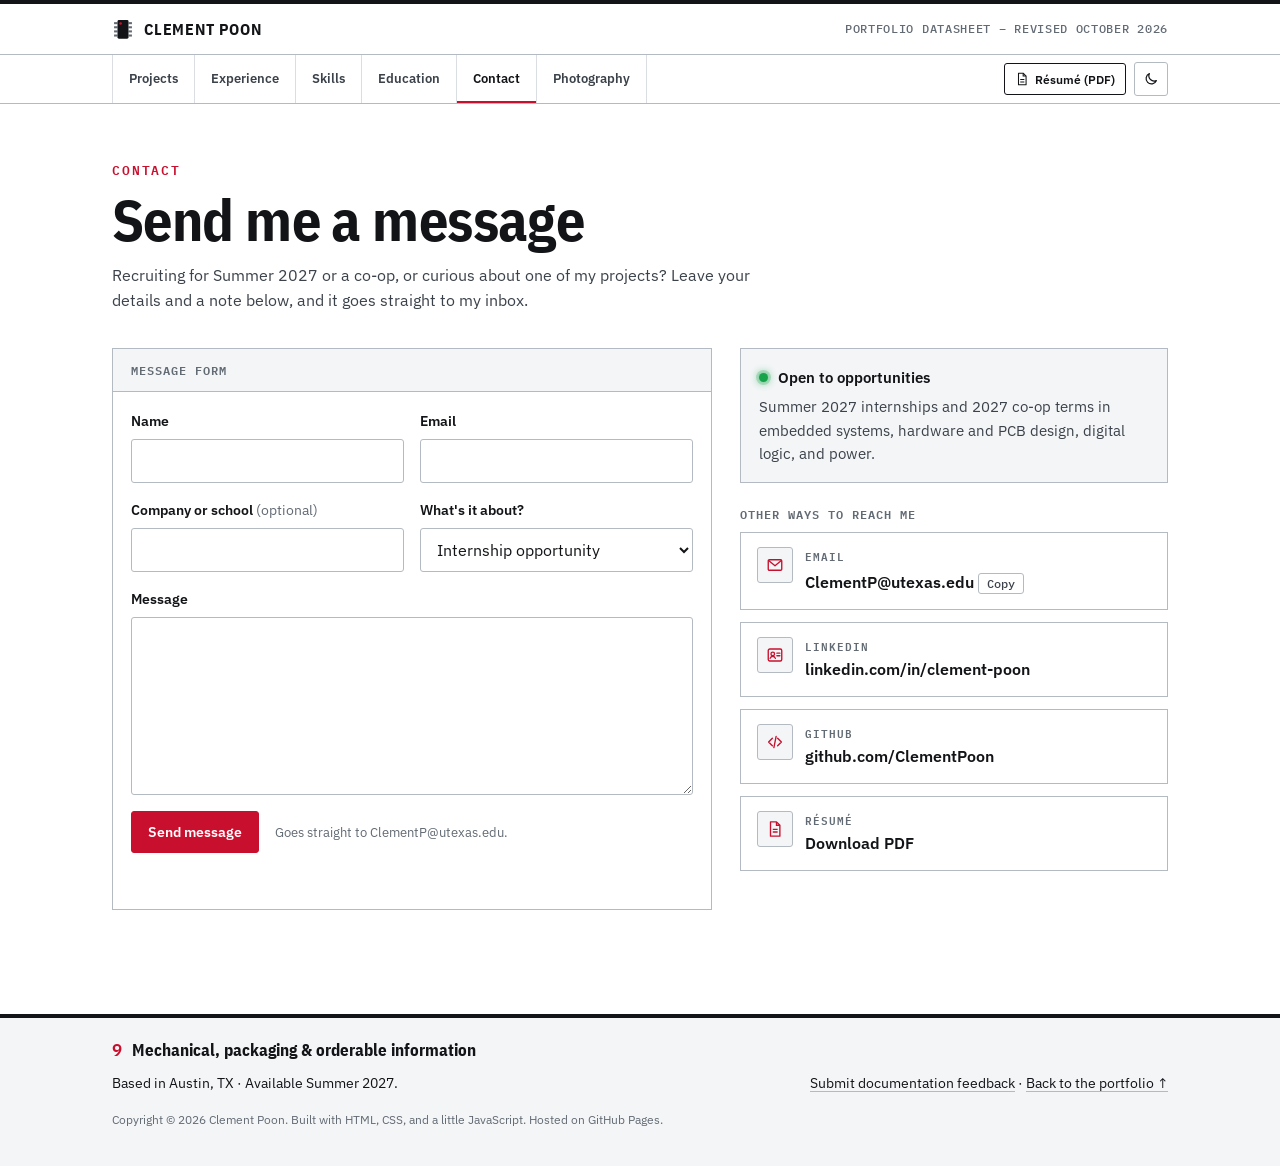
<file: contact.html>
<!doctype html>
<html lang="en">
<head>
<meta charset="utf-8">
<meta name="viewport" content="width=device-width, initial-scale=1">
<title>Contact — Clement Poon</title>
<meta name="description" content="Send Clement Poon a message about internships, co-ops, or his engineering projects.">
<meta name="author" content="Clement Poon">
<!-- Site address. If the domain ever changes, update the URLs in these 4 tags and in CNAME. -->
<link rel="canonical" href="https://clementpoon.com/contact.html">
<meta property="og:url" content="https://clementpoon.com/contact.html">
<meta property="og:image" content="https://clementpoon.com/assets/img/og-image.png">
<meta name="twitter:image" content="https://clementpoon.com/assets/img/og-image.png">
<meta property="og:type" content="website">
<meta property="og:site_name" content="Clement Poon">
<meta property="og:title" content="Contact Clement Poon">
<meta property="og:description" content="Embedded systems, PCB and power design, and digital logic at UT Austin. Seeking Summer 2027 internships and co-ops.">
<meta property="og:image:width" content="1200">
<meta property="og:image:height" content="630">
<meta property="og:image:alt" content="Clement Poon's portfolio, laid out like a component datasheet">
<meta name="twitter:card" content="summary_large_image">
<meta name="theme-color" content="#ffffff" media="(prefers-color-scheme: light)">
<meta name="theme-color" content="#0e1115" media="(prefers-color-scheme: dark)">
<link rel="icon" href="favicon.svg" type="image/svg+xml">
<link rel="apple-touch-icon" href="assets/img/apple-touch-icon.png">
<script>(function(){try{var t=localStorage.getItem("cp-theme");if(t==="dark"||t==="light"){document.documentElement.setAttribute("data-theme",t);}}catch(e){}})();</script>
<link rel="stylesheet" href="assets/css/style.css">
</head>
<body>
<a class="skip" href="#main">Skip to content</a>

<header class="masthead">
  <div class="wrap masthead__row">
    <a class="brand" href="index.html" aria-label="Clement Poon, home">
      <svg viewBox="0 0 32 32" aria-hidden="true"><g class="brand__pins"><rect x="3" y="6" width="5" height="3"/><rect x="3" y="12" width="5" height="3"/><rect x="3" y="18" width="5" height="3"/><rect x="3" y="24" width="5" height="3"/><rect x="24" y="6" width="5" height="3"/><rect x="24" y="12" width="5" height="3"/><rect x="24" y="18" width="5" height="3"/><rect x="24" y="24" width="5" height="3"/></g><rect class="brand__body" x="8" y="3" width="16" height="27" rx="2"/><circle class="brand__dot" cx="12.5" cy="8" r="1.9"/></svg>
      <span>Clement Poon</span>
    </a>
    <p class="docno">Portfolio datasheet – Revised October 2026</p>
  </div>
  <nav class="tabs" aria-label="Sections">
    <div class="wrap tabs__row">
      <div class="tabs__links">
        <a class="tab" href="index.html#projects">Projects</a>
        <a class="tab" href="index.html#experience">Experience</a>
        <a class="tab" href="index.html#skills">Skills</a>
        <a class="tab" href="index.html#education">Education</a>
        <a class="tab" href="contact.html" aria-current="page">Contact</a>
        <a class="tab" href="photography/">Photography</a>
      </div>
      <div class="tabs__actions">
        <a class="btn btn--sm" href="assets/Clement_Poon_Resume.pdf" target="_blank" rel="noopener">
          <svg viewBox="0 0 24 24" aria-hidden="true"><path d="M6 2h8l5 5v15H6z" fill="none" stroke="currentColor" stroke-width="1.8" stroke-linejoin="round"/><path d="M14 2v5h5M9 13h7M9 17h7" fill="none" stroke="currentColor" stroke-width="1.8"/></svg>
          <span>Résumé<span class="hide-sm"> (PDF)</span></span>
        </a>
        <button class="icon-btn" type="button" data-theme-toggle aria-label="Switch color theme" aria-pressed="false">
          <svg class="i-moon" viewBox="0 0 24 24" aria-hidden="true"><path d="M20 14.5A8 8 0 0 1 9.5 4a8 8 0 1 0 10.5 10.5z" fill="none" stroke="currentColor" stroke-width="1.8" stroke-linejoin="round"/></svg>
          <svg class="i-sun" viewBox="0 0 24 24" aria-hidden="true"><circle cx="12" cy="12" r="4.2" fill="none" stroke="currentColor" stroke-width="1.8"/><path d="M12 2v2.5M12 19.5V22M2 12h2.5M19.5 12H22M4.9 4.9l1.8 1.8M17.3 17.3l1.8 1.8M4.9 19.1l1.8-1.8M17.3 6.7l1.8-1.8" stroke="currentColor" stroke-width="1.8" stroke-linecap="round"/></svg>
        </button>
      </div>
    </div>
  </nav>
</header>

<main id="main">
  <section class="wrap contact-hero" aria-labelledby="contact-title">
    <p class="overline">CONTACT</p>
    <h1 id="contact-title">Send me a message</h1>
    <p class="lede">Recruiting for Summer 2027 or a co-op, or curious about one of my projects? Leave your details and a note below, and it goes straight to my inbox.</p>
  </section>

  <section class="wrap contact-grid" aria-label="Message form and other ways to reach me">
    <!--
      The form sends through Web3Forms (free, no server needed) to ClementP@utexas.edu.
      The access_key below is tied to that inbox and is meant to be public.
      To change the destination, create a new key at https://web3forms.com and replace it.
    -->
    <form class="cform" id="contact-form" action="https://api.web3forms.com/submit" method="POST">
      <p class="cform__head">Message form</p>
      <div class="cform__body">
        <input type="hidden" name="access_key" value="4c3725a1-b6ff-4b01-a8b3-9ed4b5b16d1e">
        <input type="hidden" name="subject" value="New message from clementpoon.com">
        <input type="hidden" name="from_name" value="clementpoon.com contact form">
        <input type="checkbox" name="botcheck" hidden>
        <div class="field-row">
          <div class="field">
            <label for="cf-name">Name</label>
            <input id="cf-name" name="name" type="text" autocomplete="name" maxlength="120" required>
          </div>
          <div class="field">
            <label for="cf-email">Email</label>
            <input id="cf-email" name="email" type="email" autocomplete="email" maxlength="200" required>
          </div>
        </div>
        <div class="field-row">
          <div class="field">
            <label for="cf-company">Company or school <span class="opt">(optional)</span></label>
            <input id="cf-company" name="company" type="text" autocomplete="organization" maxlength="160">
          </div>
          <div class="field">
            <label for="cf-topic">What's it about?</label>
            <select id="cf-topic" name="topic">
              <option>Internship opportunity</option>
              <option>Co-op opportunity</option>
              <option>Question about a project</option>
              <option>Something else</option>
            </select>
          </div>
        </div>
        <div class="field">
          <label for="cf-message">Message</label>
          <textarea id="cf-message" name="message" rows="7" maxlength="5000" required></textarea>
        </div>
        <div class="cform__foot">
          <button class="btn btn--primary" type="submit">Send message</button>
          <p class="cform__note">Goes straight to ClementP@utexas.edu.</p>
        </div>
        <p class="cform__status" role="status" aria-live="polite"></p>
      </div>
    </form>

    <aside class="contact-aside" aria-label="Other ways to reach me">
      <div class="aside-box">
        <p class="aside-box__h"><span class="led" aria-hidden="true"></span>Open to opportunities</p>
        <p>Summer 2027 internships and 2027 co-op terms in embedded systems, hardware and PCB design, digital logic, and power.</p>
      </div>
      <p class="mini-h">Other ways to reach me</p>
      <ul class="reach reach--stack">
        <li class="reach__card">
          <span class="reach__icon" aria-hidden="true"><svg viewBox="0 0 24 24"><rect x="3" y="5" width="18" height="14" rx="1.5" fill="none" stroke="currentColor" stroke-width="1.8"/><path d="M3.5 6l8.5 7 8.5-7" fill="none" stroke="currentColor" stroke-width="1.8" stroke-linejoin="round"/></svg></span>
          <div class="reach__text">
            <p class="reach__label">Email</p>
            <a href="mailto:ClementP@utexas.edu">ClementP@utexas.edu</a>
            <button class="copy" type="button" data-copy="ClementP@utexas.edu" hidden>Copy</button>
          </div>
        </li>
        <li class="reach__card">
          <span class="reach__icon" aria-hidden="true"><svg viewBox="0 0 24 24"><rect x="3" y="4" width="18" height="16" rx="2" fill="none" stroke="currentColor" stroke-width="1.8"/><circle cx="9" cy="10.5" r="2.4" fill="none" stroke="currentColor" stroke-width="1.8"/><path d="M5.5 16.5c.6-1.9 1.9-2.9 3.5-2.9s2.9 1 3.5 2.9M14.5 9.5h4M14.5 13h4" fill="none" stroke="currentColor" stroke-width="1.8" stroke-linecap="round"/></svg></span>
          <div class="reach__text">
            <p class="reach__label">LinkedIn</p>
            <a href="https://www.linkedin.com/in/clement-poon/" target="_blank" rel="noopener noreferrer">linkedin.com/in/clement-poon</a>
          </div>
        </li>
        <li class="reach__card">
          <span class="reach__icon" aria-hidden="true"><svg viewBox="0 0 24 24"><path d="M8.5 7L3.5 12l5 5M15.5 7l5 5-5 5M13.5 4.5l-3 15" fill="none" stroke="currentColor" stroke-width="1.8" stroke-linecap="round" stroke-linejoin="round"/></svg></span>
          <div class="reach__text">
            <p class="reach__label">GitHub</p>
            <a href="https://github.com/ClementPoon" target="_blank" rel="noopener noreferrer">github.com/ClementPoon</a>
          </div>
        </li>
        <li class="reach__card">
          <span class="reach__icon" aria-hidden="true"><svg viewBox="0 0 24 24"><path d="M6 2.5h8l4.5 4.5v14.5H6z" fill="none" stroke="currentColor" stroke-width="1.8" stroke-linejoin="round"/><path d="M14 2.5V7h4.5M9 12.5h6.5M9 16h6.5" fill="none" stroke="currentColor" stroke-width="1.8"/></svg></span>
          <div class="reach__text">
            <p class="reach__label">Résumé</p>
            <a href="assets/Clement_Poon_Resume.pdf" target="_blank" rel="noopener">Download PDF</a>
          </div>
        </li>
      </ul>
    </aside>
  </section>
</main>

<footer class="footer">
  <div class="wrap">
    <h2 class="footer__h"><span class="n">9</span>Mechanical, packaging &amp; orderable information</h2>
    <div class="footer__row">
      <p>Based in Austin, TX · Available Summer 2027.</p>
      <p><a href="mailto:ClementP@utexas.edu?subject=Portfolio%20feedback">Submit documentation feedback</a> · <a href="index.html">Back to the portfolio ↑</a></p>
    </div>
    <p class="footer__fine">Copyright © 2026 Clement Poon. Built with HTML, CSS, and a little JavaScript. Hosted on GitHub Pages.</p>
  </div>
</footer>

<script src="assets/js/main.js" defer></script>
</body>
</html>
</file>
<file: assets/css/style.css>
/* =====================================================================
   Clement Poon — portfolio datasheet
   ---------------------------------------------------------------------
   Colors and fonts live in the TOKENS block below; everything else
   reads from them, including the inline SVG diagrams. Dark mode
   follows the visitor's system setting unless they use the toggle.
   ===================================================================== */

/* ---------- FONTS (IBM Plex, self-hosted, SIL Open Font License) ---------- */
@font-face { font-family: "IBM Plex Sans"; font-style: normal; font-weight: 400; font-display: swap; src: url("../fonts/ibm-plex-sans-latin-400-normal.woff2") format("woff2"); }
@font-face { font-family: "IBM Plex Sans"; font-style: italic; font-weight: 400; font-display: swap; src: url("../fonts/ibm-plex-sans-latin-400-italic.woff2") format("woff2"); }
@font-face { font-family: "IBM Plex Sans"; font-style: normal; font-weight: 500; font-display: swap; src: url("../fonts/ibm-plex-sans-latin-500-normal.woff2") format("woff2"); }
@font-face { font-family: "IBM Plex Sans"; font-style: normal; font-weight: 600; font-display: swap; src: url("../fonts/ibm-plex-sans-latin-600-normal.woff2") format("woff2"); }
@font-face { font-family: "IBM Plex Sans"; font-style: normal; font-weight: 700; font-display: swap; src: url("../fonts/ibm-plex-sans-latin-700-normal.woff2") format("woff2"); }
@font-face { font-family: "IBM Plex Sans Condensed"; font-style: normal; font-weight: 600; font-display: swap; src: url("../fonts/ibm-plex-sans-condensed-latin-600-normal.woff2") format("woff2"); }
@font-face { font-family: "IBM Plex Sans Condensed"; font-style: normal; font-weight: 700; font-display: swap; src: url("../fonts/ibm-plex-sans-condensed-latin-700-normal.woff2") format("woff2"); }
@font-face { font-family: "IBM Plex Mono"; font-style: normal; font-weight: 400; font-display: swap; src: url("../fonts/ibm-plex-mono-latin-400-normal.woff2") format("woff2"); }
@font-face { font-family: "IBM Plex Mono"; font-style: normal; font-weight: 500; font-display: swap; src: url("../fonts/ibm-plex-mono-latin-500-normal.woff2") format("woff2"); }
@font-face { font-family: "IBM Plex Mono"; font-style: normal; font-weight: 600; font-display: swap; src: url("../fonts/ibm-plex-mono-latin-600-normal.woff2") format("woff2"); }

/* ---------- TOKENS ---------- */
:root {
  --paper: #ffffff;
  --paper-2: #f4f5f7;
  --paper-3: #e6e8eb;
  --ink: #121417;
  --ink-2: #3b424a;
  --ink-3: #626a73;
  --rule: #dadde1;
  --rule-2: #b4bac1;
  --accent: #c8102e;       /* datasheet red */
  --accent-2: #a10c25;
  --on-accent: #ffffff;
  --accent-wash: #fcecee;
  --led: #17a34a;
  --ok: #11803a;
  --fig: #fafbfc;
  --box: #ffffff;
  --video-bg: #0b0d10;

  --font-sans: "IBM Plex Sans", -apple-system, "Segoe UI", Roboto, "Helvetica Neue", Arial, sans-serif;
  --font-cond: "IBM Plex Sans Condensed", "IBM Plex Sans", "Arial Narrow", Arial, sans-serif;
  --font-mono: "IBM Plex Mono", ui-monospace, SFMono-Regular, Menlo, Consolas, monospace;

  --wrap: 1120px;
  --gutter: clamp(16px, 4vw, 32px);
  color-scheme: light;
}

@media (prefers-color-scheme: dark) {
  :root:not([data-theme="light"]) {
    --paper: #0e1115;
    --paper-2: #151a20;
    --paper-3: #1f252c;
    --ink: #e7ebef;
    --ink-2: #b6bec7;
    --ink-3: #8c959f;
    --rule: #262c34;
    --rule-2: #3a434d;
    --accent: #ff5d70;
    --accent-2: #ff8494;
    --on-accent: #14060a;
    --accent-wash: #2a1519;
    --led: #3ad671;
    --ok: #4ade80;
    --fig: #12161b;
    --box: #171c22;
    color-scheme: dark;
  }
}
:root[data-theme="dark"] {
  --paper: #0e1115;
  --paper-2: #151a20;
  --paper-3: #1f252c;
  --ink: #e7ebef;
  --ink-2: #b6bec7;
  --ink-3: #8c959f;
  --rule: #262c34;
  --rule-2: #3a434d;
  --accent: #ff5d70;
  --accent-2: #ff8494;
  --on-accent: #14060a;
  --accent-wash: #2a1519;
  --led: #3ad671;
  --ok: #4ade80;
  --fig: #12161b;
  --box: #171c22;
  color-scheme: dark;
}

/* ---------- BASE ---------- */
*, *::before, *::after { box-sizing: border-box; }
html {
  -webkit-text-size-adjust: 100%;
  text-size-adjust: 100%;
  scroll-behavior: smooth;
  scroll-padding-top: 64px;
}
body {
  margin: 0;
  background: var(--paper);
  color: var(--ink);
  font-family: var(--font-sans);
  font-size: 16px;
  line-height: 1.6;
  -webkit-font-smoothing: antialiased;
  -moz-osx-font-smoothing: grayscale;
}
img, svg, video { display: block; max-width: 100%; height: auto; }
a {
  color: inherit;
  text-decoration-line: underline;
  text-decoration-thickness: 1px;
  text-underline-offset: 0.18em;
  text-decoration-color: var(--rule-2);
}
a:hover { color: var(--accent); text-decoration-color: currentColor; }
:focus-visible { outline: 2px solid var(--accent); outline-offset: 2px; }
h1, h2, h3, h4 { margin: 0; line-height: 1.15; }
p { margin: 0 0 0.9em; }
ul, ol { margin: 0; padding: 0; }
b, strong { font-weight: 600; }
sup { font-size: 0.65em; }

.wrap { max-width: var(--wrap); margin-inline: auto; padding-inline: var(--gutter); }
.visually-hidden {
  position: absolute !important; width: 1px; height: 1px; padding: 0; margin: -1px;
  overflow: hidden; clip: rect(0 0 0 0); white-space: nowrap; border: 0;
}
.skip {
  position: absolute; left: -9999px; top: 8px; z-index: 100;
  background: var(--ink); color: var(--paper); padding: 8px 12px; text-decoration: none;
}
.skip:focus { left: 8px; }
.svg-defs { position: absolute; width: 0; height: 0; overflow: hidden; }
.ah { fill: var(--ink); }
.ah-p { fill: var(--accent); }
.ah-c { fill: var(--ink-2); }

/* ---------- MASTHEAD + TAB BAR ---------- */
.masthead { border-top: 4px solid var(--ink); }
.masthead__row {
  display: flex; align-items: center; justify-content: space-between; gap: 16px;
  padding-block: 12px;
}
.brand {
  display: inline-flex; align-items: center; gap: 10px; text-decoration: none;
  font-family: var(--font-cond); font-weight: 700; font-size: 1.02rem;
  letter-spacing: 0.05em; text-transform: uppercase;
}
.brand svg { width: 22px; height: 22px; }
.brand__pins { fill: var(--ink-3); }
.brand__body { fill: var(--ink); }
.brand__dot { fill: var(--accent); }
.docno {
  margin: 0; text-align: right; color: var(--ink-3);
  font-family: var(--font-mono); font-size: 0.72rem; font-weight: 500;
  letter-spacing: 0.06em; text-transform: uppercase;
}

.tabs {
  position: sticky; top: 0; z-index: 50;
  background: var(--paper);
  background: color-mix(in srgb, var(--paper) 92%, transparent);
  -webkit-backdrop-filter: saturate(1.2) blur(8px);
  backdrop-filter: saturate(1.2) blur(8px);
  border-block: 1px solid var(--rule-2);
}
.tabs__row { display: flex; align-items: stretch; min-height: 48px; }
.tabs__links {
  display: flex; flex: 1 1 auto; min-width: 0;
  overflow-x: auto; scrollbar-width: none;
}
.tabs__links::-webkit-scrollbar { display: none; }
.tab {
  position: relative; display: flex; align-items: center; gap: 7px;
  padding: 0 16px; white-space: nowrap; text-decoration: none;
  font-size: 0.84rem; font-weight: 600; color: var(--ink-2);
  border-right: 1px solid var(--rule);
}
.tab:first-child { border-left: 1px solid var(--rule); }
.tab:hover { color: var(--ink); background: var(--paper-2); }
.tab__n { font-family: var(--font-mono); font-size: 0.72rem; color: var(--accent); }
.tab[aria-current="true"], .tab[aria-current="page"] { color: var(--ink); }
.tab[aria-current="true"]::after, .tab[aria-current="page"]::after {
  content: ""; position: absolute; left: 0; right: 0; bottom: -1px; height: 3px; background: var(--accent);
}
.tabs__actions { display: flex; align-items: center; gap: 8px; padding-left: 12px; flex: 0 0 auto; }

/* ---------- BUTTONS ---------- */
.btn {
  display: inline-flex; align-items: center; gap: 8px; min-height: 42px; padding: 0 16px;
  border: 1px solid var(--ink); border-radius: 3px;
  background: var(--paper); color: var(--ink);
  font: 600 0.88rem/1 var(--font-sans); text-decoration: none; white-space: nowrap;
  transition: background-color 0.15s, color 0.15s, border-color 0.15s;
}
.btn:hover { background: var(--ink); color: var(--paper); }
.btn svg { width: 16px; height: 16px; flex: none; }
.btn--primary { background: var(--accent); border-color: var(--accent); color: var(--on-accent); }
.btn--primary:hover { background: var(--accent-2); border-color: var(--accent-2); color: var(--on-accent); }
.btn--sm { min-height: 32px; padding: 0 10px; font-size: 0.78rem; gap: 6px; }
.btn--sm svg { width: 14px; height: 14px; }
.icon-btn {
  display: inline-grid; place-items: center; width: 34px; height: 34px; padding: 0;
  border: 1px solid var(--rule-2); border-radius: 3px;
  background: var(--paper); color: var(--ink); cursor: pointer;
}
.icon-btn:hover { border-color: var(--ink); }
.icon-btn svg { width: 16px; height: 16px; }
.i-sun { display: none; }
@media (prefers-color-scheme: dark) {
  :root:not([data-theme="light"]) .i-sun { display: block; }
  :root:not([data-theme="light"]) .i-moon { display: none; }
}
:root[data-theme="dark"] .i-sun { display: block; }
:root[data-theme="dark"] .i-moon { display: none; }

/* ---------- HERO ---------- */
.hero {
  display: grid; grid-template-columns: minmax(0, 1.12fr) minmax(0, 1fr); gap: 24px 48px; align-items: center;
  padding-top: clamp(28px, 5vw, 56px); padding-bottom: 32px;
}
.hero__fig .figure__frame { background: transparent; border-color: var(--rule); }
.overline {
  margin: 0 0 10px; color: var(--accent);
  font-family: var(--font-mono); font-size: 0.82rem; font-weight: 600; letter-spacing: 0.14em;
}
.hero h1 {
  margin: 0 0 14px;
  font-family: var(--font-cond); font-weight: 700;
  font-size: clamp(2.6rem, 8vw, 4.75rem); line-height: 0.95; letter-spacing: -0.01em;
}
.dtitle {
  max-width: 44ch; margin: 0 0 20px;
  font-size: clamp(1.05rem, 2.2vw, 1.35rem); font-weight: 600; line-height: 1.35;
}
.status {
  display: inline-flex; align-items: center; gap: 10px; margin: 0 0 20px;
  padding: 7px 14px 7px 11px; border: 1px solid var(--rule-2); border-radius: 999px;
  font-size: 0.9rem; font-weight: 500; line-height: 1.2;
}
.led {
  width: 9px; height: 9px; flex: none; border-radius: 50%; background: var(--led);
  box-shadow: 0 0 0 3px color-mix(in srgb, var(--led) 22%, transparent), 0 0 10px var(--led);
  animation: blink 2.4s ease-in-out infinite;
}
@keyframes blink { 0%, 100% { opacity: 1; } 50% { opacity: 0.45; } }
.cta { display: flex; flex-wrap: wrap; gap: 8px; }
.cta .btn { padding: 0 14px; }

/* ---------- FIRST PAGE (sections 1–3) ---------- */
.first {
  display: grid; grid-template-columns: repeat(12, minmax(0, 1fr));
  border-top: 2px solid var(--ink); border-bottom: 1px solid var(--rule-2);
}
.first .col { padding: 24px 24px 24px 0; }
.col--feat { grid-column: span 4; }
.col--app, .col--desc { grid-column: span 4; border-left: 1px solid var(--rule); padding-left: 24px !important; }
.col--desc { padding-right: 0 !important; }
.col--desc > p:not([class]) { font-size: 0.95rem; }
.col--info { grid-column: 1 / -1; border-top: 1px solid var(--rule); padding: 20px 0 24px !important; }
.dtable--info td { font-size: 0.88rem; }
.dh {
  display: flex; align-items: baseline; gap: 10px; margin: 0;
  font-family: var(--font-cond); font-weight: 700; font-size: 1.18rem;
}
.dh .n { color: var(--accent); font-family: var(--font-mono); font-weight: 600; font-size: 0.92em; }
.dh-sub {
  margin: 2px 0 12px; color: var(--ink-3);
  font-family: var(--font-mono); font-size: 0.68rem; font-weight: 500; letter-spacing: 0.1em; text-transform: uppercase;
}
.footnote { margin: 8px 0 0; font-size: 0.78rem; color: var(--ink-3); }
.notice {
  margin: 18px 0 0; padding: 10px 12px; border-left: 3px solid var(--accent);
  background: var(--paper-2); font-size: 0.82rem; color: var(--ink-2);
}
.notice b { color: var(--ink); text-transform: uppercase; font-size: 0.74rem; letter-spacing: 0.06em; }

/* square datasheet bullets */
.blist { list-style: none; }
.blist li { position: relative; margin: 0 0 7px; padding-left: 18px; font-size: 0.93rem; line-height: 1.5; }
.blist li::before {
  content: ""; position: absolute; left: 2px; top: 0.6em; width: 6px; height: 6px; background: var(--ink);
}

/* ---------- FIGURES ---------- */
.figure { margin: 0; }
.figure__frame { border: 1px solid var(--rule-2); background: var(--fig); padding: 14px; }
.figure__frame--pins { padding: 18px 10px; }
.figcap { margin: 10px 0 0; text-align: center; font-size: 0.8rem; font-weight: 500; line-height: 1.4; color: var(--ink-2); }
.figcap b { color: var(--ink); font-weight: 700; }

/* ---------- DATASHEET TABLES ---------- */
.dtable { width: 100%; border-collapse: collapse; font-size: 0.9rem; }
.dtable caption, .specs caption {
  caption-side: top; text-align: left; padding: 0 0 8px;
  font-family: var(--font-cond); font-weight: 700; font-size: 1.05rem; color: var(--ink);
}
.dtable th, .dtable td { border: 1px solid var(--rule-2); padding: 7px 10px; text-align: left; vertical-align: top; }
.dtable thead th {
  background: var(--paper-3); font-size: 0.72rem; font-weight: 600; letter-spacing: 0.07em; text-transform: uppercase;
}
.dtable tbody th { background: var(--paper-2); font-weight: 600; }
.dtable--info thead th { width: 14.28%; }
.dtable td { overflow-wrap: anywhere; }
.table-scroll { overflow-x: auto; }

.dtable--skills tbody th { width: 20%; white-space: nowrap; }
.dtable--skills td:last-child { width: 32%; font-size: 0.86rem; color: var(--ink-2); }
.dtable--skills td:last-child a { color: var(--accent); text-decoration: none; font-weight: 600; }
.dtable--skills td:last-child a:hover { text-decoration: underline; }

.copy {
  margin-left: 8px; padding: 3px 8px; border: 1px solid var(--rule-2); border-radius: 3px;
  background: var(--paper); color: var(--ink-2); cursor: pointer;
  font: 500 0.72rem/1.2 var(--font-mono);
}
.copy:hover { border-color: var(--ink); color: var(--ink); }

/* ---------- SECTIONS ---------- */
.section { padding-top: clamp(48px, 7vw, 80px); }
.sh {
  display: grid; grid-template-columns: auto 1fr auto; align-items: end; gap: 6px 14px;
  margin-bottom: 22px; padding-bottom: 10px; border-bottom: 2px solid var(--ink);
}
.sh__n { color: var(--accent); font-family: var(--font-mono); font-weight: 600; font-size: 1.55rem; line-height: 1; }
.sh h2 { font-family: var(--font-cond); font-weight: 700; font-size: clamp(1.65rem, 3.4vw, 2.2rem); line-height: 1; }
.sh__aka {
  text-align: right; color: var(--ink-3);
  font-family: var(--font-mono); font-size: 0.7rem; font-weight: 500; letter-spacing: 0.1em; text-transform: uppercase;
}
.lede { max-width: 68ch; color: var(--ink-2); margin-bottom: 26px; }
.mini-h {
  margin: 18px 0 9px; color: var(--ink-3);
  font-family: var(--font-mono); font-size: 0.72rem; font-weight: 600; letter-spacing: 0.09em; text-transform: uppercase;
}

/* ---------- PROJECT CARDS ---------- */
.project { margin: 0 0 30px; border: 1px solid var(--rule-2); background: var(--paper); }
.project__head {
  display: grid; grid-template-columns: auto minmax(0, 1fr) auto; gap: 6px 14px; align-items: start;
  padding: 16px 18px 14px; border-bottom: 1px solid var(--rule-2); background: var(--paper-2);
}
.project__num { color: var(--accent); font-family: var(--font-mono); font-weight: 600; font-size: 1.02rem; line-height: 1.5; }
.project__title { font-family: var(--font-cond); font-weight: 700; font-size: 1.35rem; line-height: 1.2; }
.project__meta { margin: 3px 0 0; color: var(--ink-3); font-family: var(--font-mono); font-size: 0.76rem; line-height: 1.45; }
.project__aside { display: flex; flex-wrap: wrap; justify-content: flex-end; align-items: center; gap: 8px; }
.project__head .chips { grid-column: 2 / -1; margin-top: 6px; }
.award {
  display: inline-flex; align-items: center; gap: 6px; padding: 4px 9px;
  border: 1px solid currentColor; border-radius: 3px; color: var(--accent);
  font-size: 0.76rem; font-weight: 600; line-height: 1.2; white-space: nowrap;
}
.award svg { width: 13px; height: 13px; }
.plink {
  display: inline-flex; align-items: center; gap: 4px; padding: 4px 9px;
  border: 1px solid var(--ink); border-radius: 3px; text-decoration: none;
  font-size: 0.78rem; font-weight: 600; line-height: 1.2; white-space: nowrap;
}
.plink:hover { background: var(--ink); color: var(--paper); }

.chips { display: flex; flex-wrap: wrap; gap: 6px; list-style: none; }
.chips li {
  padding: 2px 8px; border: 1px solid var(--rule-2); border-radius: 2px; background: var(--paper);
  font-family: var(--font-mono); font-size: 0.72rem; font-weight: 500; line-height: 1.6; color: var(--ink-2);
}
.chips--lg li { font-family: var(--font-sans); font-size: 0.86rem; padding: 4px 11px; color: var(--ink); }

.project__body { display: grid; grid-template-columns: minmax(0, 11fr) minmax(0, 13fr); }
.project__fig { padding: 18px; border-right: 1px solid var(--rule-2); background: var(--fig); }
.project__fig .figure__frame { background: var(--paper); padding: 10px; }
.fig-stack { display: grid; gap: 22px; }
@media (min-width: 880px) {
  .fig-stack { position: sticky; top: 66px; }
}
.gallery.gallery--2 { grid-template-columns: 1fr 1fr; }
.gallery.gallery--3 { grid-template-columns: repeat(3, minmax(0, 1fr)); gap: 10px; }
.notes__fig { margin-top: 4px; max-width: 520px; }
.project__text { padding: 18px 20px 20px; min-width: 0; }
.project__lede { font-size: 1rem; color: var(--ink); }

.specs { width: 100%; border-collapse: collapse; font-size: 0.87rem; margin: 4px 0 0; }
.specs caption {
  font-family: var(--font-mono); font-weight: 600; font-size: 0.72rem; letter-spacing: 0.09em;
  text-transform: uppercase; color: var(--ink-3);
}
.specs th, .specs td { border: 1px solid var(--rule-2); padding: 6px 10px; text-align: left; vertical-align: top; line-height: 1.45; }
.specs th { width: 28%; background: var(--paper-2); font-weight: 600; }

/* photos */
.photo, .zoom { display: block; cursor: zoom-in; }
.photo { border: 1px solid var(--rule-2); background: var(--video-bg); }
.photo img { width: 100%; height: auto; }
.photo-pair { display: grid; grid-template-columns: 1fr 1fr; gap: 10px; align-items: start; }
/* landscape (4:3) photo beside a portrait (3:4) one: 16:9 column split gives both the same height */
.photo-pair--wide-left { grid-template-columns: minmax(0, 16fr) minmax(0, 9fr); align-items: stretch; }
.photo-pair--wide-left .photo img { height: 100%; object-fit: cover; } /* evens out the 1px the borders add */

/* video facade */
.video {
  position: relative; aspect-ratio: 16 / 9; overflow: hidden; border: 1px solid var(--rule-2);
  background:
    repeating-linear-gradient(0deg, rgba(255,255,255,0.035) 0 1px, transparent 1px 3px),
    radial-gradient(120% 90% at 50% 40%, #1b2129 0%, var(--video-bg) 70%);
}
.video__link { position: absolute; inset: 0; display: block; color: #fff; }
.video img { width: 100%; height: 100%; object-fit: cover; transition: transform 0.4s, opacity 0.3s; }
.video__link:hover img { transform: scale(1.03); opacity: 0.9; }
.video__play {
  position: absolute; left: 50%; top: 50%; width: 64px; height: 64px; margin: -32px 0 0 -32px;
  display: grid; place-items: center; border-radius: 50%;
  background: var(--accent); box-shadow: 0 6px 20px rgba(0,0,0,0.35);
  transition: transform 0.2s;
}
.video__play svg { width: 28px; height: 28px; fill: #fff; margin-left: 3px; }
.video__link:hover .video__play { transform: scale(1.08); }
.video__tag {
  position: absolute; left: 10px; bottom: 10px; padding: 3px 7px; border-radius: 2px;
  background: rgba(0,0,0,0.65); color: #fff;
  font-family: var(--font-mono); font-size: 0.7rem; letter-spacing: 0.06em; text-transform: uppercase;
}
.video iframe { position: absolute; inset: 0; width: 100%; height: 100%; border: 0; }

/* expandable notes */
.notes { margin-top: 18px; padding-top: 14px; border-top: 1px dashed var(--rule-2); }
.notes > summary {
  display: inline-flex; align-items: center; gap: 10px; cursor: pointer; list-style: none;
  font-weight: 600; font-size: 0.9rem;
}
.notes > summary::-webkit-details-marker { display: none; }
.notes > summary::before {
  content: "+"; display: inline-grid; place-items: center; width: 20px; height: 20px;
  border: 1px solid var(--ink); border-radius: 2px; font-family: var(--font-mono); font-size: 0.9rem; line-height: 1;
}
.notes[open] > summary::before { content: "−"; }
.notes > summary:hover { color: var(--accent); }
.notes[open] > summary { margin-bottom: 14px; }
.notes .dtable { font-size: 0.84rem; margin-bottom: 14px; }
.notes .dtable caption { font-size: 0.95rem; }

/* gallery */
.gallery {
  list-style: none; display: grid; gap: 12px;
  grid-template-columns: repeat(auto-fill, minmax(140px, 1fr));
}
.gallery figure { margin: 0; }
.gallery a { aspect-ratio: 4 / 3; overflow: hidden; border: 1px solid var(--rule-2); background: var(--paper-2); }
.gallery img { width: 100%; height: 100%; object-fit: cover; transition: transform 0.3s; }
.gallery a:hover img { transform: scale(1.04); }
.gallery figcaption { margin-top: 6px; font-size: 0.74rem; line-height: 1.35; color: var(--ink-3); }

.earlier { margin-top: 8px; padding: 18px 20px; border: 1px dashed var(--rule-2); }
.earlier__h { display: flex; align-items: baseline; gap: 12px; margin-bottom: 12px; font-family: var(--font-cond); font-weight: 700; font-size: 1.2rem; }
.earlier__list { list-style: none; display: grid; gap: 12px; grid-template-columns: 1fr 1fr; }
.earlier__list li { font-size: 0.9rem; color: var(--ink-2); line-height: 1.5; }
.earlier__list b { color: var(--ink); }

/* ---------- SVG DIAGRAMS ---------- */
.dg { width: 100%; height: auto; overflow: visible; }
.dg text { font-family: var(--font-sans); fill: var(--ink); }
.dg .t { font-size: 13px; font-weight: 600; }
.dg .t.sm { font-size: 12px; }
.dg .s { font-family: var(--font-mono); font-size: 10.5px; fill: var(--ink-3); }
.dg .s2 { font-size: 11px; fill: var(--ink-2); }
.dg .lbl { font-family: var(--font-mono); font-size: 10.5px; font-weight: 500; fill: var(--ink-2); }
.dg .lbl--p { fill: var(--accent); }
.dg .bx { fill: var(--box); stroke: var(--ink); stroke-width: 1.25; }
.dg .bx.hi { stroke: var(--accent); stroke-width: 1.75; }
.dg .buf { fill: var(--paper-2); stroke: var(--ink-3); stroke-width: 1; }
.dg .chip { fill: var(--paper-2); stroke: var(--ink); stroke-width: 1.5; }
.dg .bound { fill: none; stroke: var(--ink-3); stroke-width: 1; stroke-dasharray: 6 4; }
.dg .w { fill: none; stroke: var(--ink); stroke-width: 1.5; }
.dg .pw { fill: none; stroke: var(--accent); stroke-width: 2.25; }
.dg .c { fill: none; stroke: var(--ink-2); stroke-width: 1.4; stroke-dasharray: 4 3; }
.dg .tp { fill: var(--box); stroke: var(--accent); stroke-width: 1.75; }

/* pin diagram */
.dg--pins { max-width: 460px; margin-inline: auto; }
.dg--pins .notch { fill: none; stroke: var(--ink); stroke-width: 1.5; }
.dg--pins .pin1 { fill: var(--accent); }
.dg--pins .chip-pn { font-family: var(--font-mono); font-size: 15px; font-weight: 600; }
.dg--pins .chip-sub { font-family: var(--font-mono); font-size: 9.5px; letter-spacing: 0.08em; fill: var(--ink-3); }
.dg--pins .lead { fill: var(--paper-3); stroke: var(--ink); stroke-width: 1.1; }
.dg--pins .pin-no { font-family: var(--font-mono); font-size: 10px; fill: var(--ink-3); }
.dg--pins .pin-name { font-family: var(--font-mono); font-size: 12px; font-weight: 500; }
.dg--pins .pin-name--pwr { fill: var(--ink-3); }
.dg--pins .pin-name--nc { fill: var(--ink-3); font-style: italic; }
.dg--pins .hit { fill: transparent; }
.dg--pins .pin-link .pin-name { fill: var(--accent); font-weight: 600; }
.dg--pins .pin-link:hover .pin-name, .dg--pins .pin-link:focus-visible .pin-name { text-decoration: underline; }
.dg--pins .pin-link:hover .lead, .dg--pins .pin-link:focus-visible .lead { fill: var(--accent); stroke: var(--accent); }
.dg--pins .pin-link:focus-visible { outline: none; }
.dg--pins .pin-link:focus-visible .hit { stroke: var(--accent); stroke-width: 1.5; }

/* wheel sketch */
.dg .lug { fill: none; stroke: var(--ink); stroke-width: 5; stroke-dasharray: 5 7.1; }
.dg .band { fill: none; stroke: var(--paper-3); stroke-width: 14; }
.dg .edge { fill: none; stroke: var(--ink); stroke-width: 1.4; }
.dg .spring { fill: none; stroke: var(--ink); stroke-width: 4.5; stroke-linecap: round; }
.dg .hub { fill: var(--box); stroke: var(--ink); stroke-width: 1.4; }
.dg .bore { fill: var(--paper-3); stroke: var(--ink); stroke-width: 1.2; }
.dg .leader { fill: none; stroke: var(--accent); stroke-width: 1.2; }
.dg .ldot { fill: var(--accent); }

/* ---------- EXPERIENCE (revision history) ---------- */
.rev { list-style: none; border-top: 1px solid var(--rule-2); }
.rev__item {
  display: grid; grid-template-columns: 180px minmax(0, 1fr) auto; gap: 8px 28px;
  padding: 20px 0; border-bottom: 1px solid var(--rule-2);
}
.rev__date { margin: 0; color: var(--ink-2); font-family: var(--font-mono); font-size: 0.8rem; line-height: 1.5; text-transform: uppercase; letter-spacing: 0.03em; }
.rev__tag {
  display: inline-block; margin-bottom: 6px; padding: 2px 6px; border: 1px solid currentColor;
  color: var(--accent); font-weight: 600; font-size: 0.68rem; letter-spacing: 0.08em;
}
.rev__tag--past { color: var(--ink-3); }
.rev__org { font-family: var(--font-cond); font-weight: 700; font-size: 1.15rem; line-height: 1.25; }
.rev__role { margin: 3px 0 10px; color: var(--ink-2); font-weight: 600; font-size: 0.92rem; }
.rev__ref { align-self: start; color: var(--accent); font-family: var(--font-mono); font-size: 0.78rem; font-weight: 600; white-space: nowrap; text-decoration: none; }
.rev__ref:hover { text-decoration: underline; }

/* ---------- EDUCATION ---------- */
.edu {
  display: flex; flex-wrap: wrap; justify-content: space-between; align-items: flex-end; gap: 16px 32px;
  padding-bottom: 6px;
}
.edu__school { font-family: var(--font-cond); font-weight: 700; font-size: 1.35rem; }
.edu__deg { margin: 4px 0 0; color: var(--ink-2); }
.edu__facts { display: flex; gap: 0; margin: 0; border: 1px solid var(--rule-2); }
.edu__facts div { padding: 8px 16px; }
.edu__facts div + div { border-left: 1px solid var(--rule-2); }
.edu__facts dt { color: var(--ink-3); font-family: var(--font-mono); font-size: 0.68rem; letter-spacing: 0.09em; text-transform: uppercase; }
.edu__facts dd { margin: 2px 0 0; font-weight: 600; font-size: 1.02rem; }


/* ---------- CONTACT CARDS (main page + contact page) ---------- */
.reach { list-style: none; display: grid; grid-template-columns: repeat(2, minmax(0, 1fr)); gap: 12px; }
.reach--stack { grid-template-columns: 1fr; }
.reach__card {
  display: flex; align-items: flex-start; gap: 12px; min-width: 0;
  padding: 14px 16px; border: 1px solid var(--rule-2); background: var(--paper);
}
.reach__icon {
  flex: none; display: grid; place-items: center; width: 36px; height: 36px;
  border: 1px solid var(--rule-2); border-radius: 3px; color: var(--accent); background: var(--paper-2);
}
.reach__icon svg { width: 18px; height: 18px; }
.reach__text { min-width: 0; }
.reach__label {
  margin: 0 0 2px; color: var(--ink-3);
  font-family: var(--font-mono); font-size: 0.68rem; font-weight: 600; letter-spacing: 0.09em; text-transform: uppercase;
}
.reach__text a { font-weight: 600; text-decoration: none; overflow-wrap: anywhere; }
.reach__text a:hover { text-decoration: underline; }
.reach__text .copy { display: inline-block; margin: 6px 0 0; }
.reach__text .copy[hidden] { display: none; }
.msg-cta {
  display: flex; flex-wrap: wrap; align-items: center; justify-content: space-between; gap: 12px 20px;
  margin-top: 16px; padding: 16px 18px; border: 1px dashed var(--rule-2); background: var(--paper-2);
}
.msg-cta p { margin: 0; font-weight: 500; }

/* ---------- CONTACT PAGE ---------- */
.contact-hero { padding-top: clamp(28px, 5vw, 56px); padding-bottom: 8px; }
.contact-hero h1 {
  margin: 0 0 14px; font-family: var(--font-cond); font-weight: 700;
  font-size: clamp(2.2rem, 6vw, 3.6rem); line-height: 1; letter-spacing: -0.01em;
}
.contact-grid {
  display: grid; grid-template-columns: minmax(0, 7fr) minmax(0, 5fr); gap: 28px; align-items: start;
  padding-bottom: 8px;
}
.cform { border: 1px solid var(--rule-2); background: var(--paper); }
.cform__head {
  margin: 0; padding: 12px 18px; border-bottom: 1px solid var(--rule-2); background: var(--paper-2);
  font-family: var(--font-mono); font-size: 0.72rem; font-weight: 600; letter-spacing: 0.09em; text-transform: uppercase; color: var(--ink-3);
}
.cform__body { display: grid; gap: 16px; padding: 18px; }
.field-row { display: grid; grid-template-columns: 1fr 1fr; gap: 16px; }
.field { display: grid; gap: 6px; min-width: 0; }
.field label { font-size: 0.88rem; font-weight: 600; }
.field .opt { font-weight: 400; color: var(--ink-3); }
.field input, .field select, .field textarea {
  width: 100%; min-height: 44px; padding: 10px 12px;
  border: 1px solid var(--rule-2); border-radius: 3px; background: var(--paper); color: var(--ink);
  font: inherit; font-size: 1rem; line-height: 1.4;
}
.field textarea { min-height: 160px; resize: vertical; }
.field input:hover, .field select:hover, .field textarea:hover { border-color: var(--ink-3); }
.field input:focus-visible, .field select:focus-visible, .field textarea:focus-visible {
  outline: 2px solid var(--accent); outline-offset: 1px; border-color: var(--accent);
}
.cform__foot { display: flex; flex-wrap: wrap; align-items: center; gap: 10px 16px; }
.cform__note { margin: 0; font-size: 0.82rem; color: var(--ink-3); }
.cform__status { margin: 0; min-height: 1.5em; font-size: 0.92rem; font-weight: 500; }
.cform__status[data-state="ok"] { color: var(--ok); }
.cform__status[data-state="err"] { color: var(--accent); }
.btn[disabled] { opacity: 0.6; cursor: progress; }
.aside-box { padding: 16px 18px; border: 1px solid var(--rule-2); background: var(--paper-2); }
.aside-box p { margin: 0; font-size: 0.92rem; color: var(--ink-2); }
.aside-box .aside-box__h { display: flex; align-items: center; gap: 10px; margin-bottom: 6px; color: var(--ink); font-weight: 600; font-size: 0.95rem; }
.contact-aside .mini-h { margin-top: 22px; }

/* ---------- FOOTER ---------- */
.footer { margin-top: clamp(56px, 8vw, 96px); padding: 22px 0 36px; border-top: 4px solid var(--ink); background: var(--paper-2); }
.footer__h {
  display: flex; align-items: baseline; gap: 10px; margin-bottom: 10px;
  font-family: var(--font-cond); font-weight: 700; font-size: 1.05rem;
}
.footer__h .n { color: var(--accent); font-family: var(--font-mono); font-weight: 600; }
.footer__row { display: flex; flex-wrap: wrap; justify-content: space-between; gap: 6px 24px; font-size: 0.9rem; }
.footer__row p { margin: 0 0 6px; }
.footer__fine { margin: 10px 0 0; color: var(--ink-3); font-size: 0.78rem; }

/* ---------- LIGHTBOX ---------- */
.lightbox {
  max-width: min(94vw, 1200px); max-height: 92vh; padding: 0; border: 0;
  background: transparent; color: #fff; overflow: visible;
}
.lightbox::backdrop { background: rgba(6, 8, 10, 0.88); }
.lightbox figure { margin: 0; }
.lightbox img { max-width: 100%; max-height: 82vh; width: auto; margin: 0 auto; border: 1px solid #2b3036; }
.lightbox figcaption { margin-top: 10px; text-align: center; color: #d9dee4; font-size: 0.88rem; }
.lightbox__close {
  position: fixed; top: 14px; right: 14px; width: 40px; height: 40px;
  border: 1px solid #59616b; border-radius: 3px; background: #14181d; color: #fff;
  font-size: 1rem; cursor: pointer;
}
.lightbox__close:hover { border-color: #fff; }

/* ---------- RESPONSIVE ---------- */
@media (max-width: 1023px) {
  .col--feat, .col--app { grid-column: span 6; }
  .col--desc { grid-column: 1 / -1; border-left: 0; padding-left: 0 !important; border-top: 1px solid var(--rule); }
  .hero { gap: 24px 32px; }
  .reach { grid-template-columns: repeat(2, minmax(0, 1fr)); }
  .reach--stack { grid-template-columns: 1fr; }
}
@media (max-width: 799px) {
  .hero { grid-template-columns: 1fr; }
  .hero__fig { max-width: 460px; width: 100%; margin-inline: auto; }
}
@media (max-width: 879px) {
  .project__body { grid-template-columns: 1fr; }
  .project__fig { border-right: 0; border-bottom: 1px solid var(--rule-2); }
  .project__head { grid-template-columns: auto minmax(0, 1fr); }
  .project__aside { grid-column: 2; justify-content: flex-start; margin-top: 4px; }
  .project__head .chips { grid-column: 2; }
  .contact-grid { grid-template-columns: 1fr; }
  .contact-aside .reach--stack { grid-template-columns: repeat(2, minmax(0, 1fr)); }
}
@media (max-width: 719px) {
  .docno { display: none; }
  .hide-sm { display: none; }
  .tabs__links { -webkit-mask-image: linear-gradient(90deg, #000 82%, transparent); mask-image: linear-gradient(90deg, #000 82%, transparent); }
  .tab { padding: 0 12px; font-size: 0.8rem; }
  .first .col { padding-right: 0; }
  .col--feat, .col--app { grid-column: 1 / -1; }
  .col--app { border-left: 0; padding-left: 0 !important; border-top: 1px solid var(--rule); }
  .sh { grid-template-columns: auto 1fr; }
  .sh__aka { grid-column: 1 / -1; text-align: left; }
  /* project cards run edge to edge on phones so diagrams get every pixel */
  .project { margin-inline: calc(-1 * var(--gutter)); border-inline: 0; }
  .project__head { padding: 14px var(--gutter); gap: 4px 10px; }
  .project__text { padding: 16px var(--gutter) 20px; }
  .project__fig { padding: 12px 0 16px; }
  .project__fig .figure__frame, .project__fig .video, .project__fig .photo { border-inline: 0; }
  .project__fig .figure__frame { padding: 8px 4px; }
  .project__fig .figcap, .project__fig .gallery { padding-inline: var(--gutter); }
  .project__fig .photo-pair { padding-inline: var(--gutter); }
  .project__fig .photo-pair .photo { border-inline: 1px solid var(--rule-2); }
  .project__title { font-size: 1.22rem; }
  .specs th { width: 32%; }
  .rev__item { grid-template-columns: 1fr; gap: 6px; }
  .rev__ref { justify-self: start; }
  .earlier__list { grid-template-columns: 1fr; }
  .cta .btn { flex: 1 1 calc(50% - 10px); justify-content: center; }
  .cta .btn--primary { flex-basis: 100%; }
  /* stack wide tables into cards */
  .dtable--stack thead { position: absolute; width: 1px; height: 1px; overflow: hidden; clip: rect(0 0 0 0); }
  .dtable--stack, .dtable--stack tbody, .dtable--stack tr, .dtable--stack th, .dtable--stack td { display: block; width: 100% !important; }
  .dtable--stack tr { margin-bottom: 10px; border: 1px solid var(--rule-2); }
  .dtable--stack th, .dtable--stack td { border: 0; border-bottom: 1px solid var(--rule); }
  .dtable--stack tr > :last-child { border-bottom: 0; }
  .dtable--stack td[data-label]::before {
    content: attr(data-label); display: block; margin-bottom: 2px; color: var(--ink-3);
    font-family: var(--font-mono); font-size: 0.66rem; font-weight: 600; letter-spacing: 0.08em; text-transform: uppercase;
  }
  .dtable--stack caption:not(.visually-hidden) { display: block; width: 100%; }
  .reach, .contact-aside .reach--stack { grid-template-columns: 1fr; }
  .field-row { grid-template-columns: 1fr; }
  .msg-cta .btn { width: 100%; justify-content: center; }
  .dtable--skills td:last-child { font-size: 0.78rem; }
}

@media (prefers-reduced-motion: reduce) {
  html { scroll-behavior: auto; }
  *, *::before, *::after { animation: none !important; transition: none !important; }
}

/* ---------- PRINT (prints like a datasheet) ---------- */
@media print {
  :root, :root[data-theme="dark"], :root:not([data-theme="light"]) {
    --paper: #fff !important; --paper-2: #f4f5f7 !important; --paper-3: #e6e8eb !important;
    --ink: #000 !important; --ink-2: #333 !important; --ink-3: #555 !important;
    --rule: #ccc !important; --rule-2: #999 !important; --accent: #c8102e !important;
    --fig: #fff !important; --box: #fff !important; color-scheme: light;
  }
  body { font-size: 10.5pt; }
  .tabs, .skip, .icon-btn, .cta, .video__play, .copy, .lightbox, .msg-cta .btn { display: none !important; }
  .masthead { border-top-width: 3px; }
  .hero { padding-top: 8px; }
  .fig-stack { position: static; }
  .rev__item, .figure, .earlier, .dtable tr, .project__head { break-inside: avoid; }
  .project__head { break-after: avoid; }
  .section { padding-top: 24px; }
  .led { animation: none; box-shadow: none; }
  a { text-decoration: none; }
  .footer { background: none; }
  /* keep the wide "datasheet" layout on paper */
  .hero { grid-template-columns: minmax(0, 1.12fr) minmax(0, 1fr); gap: 24px; }
  .hero__fig { max-width: none; }
  .col--feat, .col--app, .col--desc { grid-column: span 4; }
  .col--desc { border-left: 1px solid var(--rule); border-top: 0; padding-left: 18px !important; }
  .project__body { grid-template-columns: minmax(0, 11fr) minmax(0, 13fr); }
  .project__fig { border-right: 1px solid var(--rule-2); border-bottom: 0; padding: 12px; }
  .project__head { grid-template-columns: auto minmax(0, 1fr) auto; }
  .project__aside { grid-column: auto; justify-content: flex-end; margin-top: 0; }
  .project__head .chips { grid-column: 2 / -1; }
  .project__fig .figure:has(.video) { display: none; }
  .fig-stack { gap: 12px; }
}
</file>
<file: photography/photo.css>
/* =====================================================================
   Clement Poon — Photography
   ---------------------------------------------------------------------
   A dark, photo-first gallery. Colors and fonts live in TOKENS below.
   This page is self-contained: it shares nothing with the engineering
   portfolio except the domain.
   ===================================================================== */

/* ---------- FONTS (self-hosted, SIL Open Font License; see fonts/) ---------- */
@font-face { font-family: "Instrument Serif"; font-style: normal; font-weight: 400; font-display: swap; src: url("fonts/instrument-serif-latin-400-normal.woff2") format("woff2"); }
@font-face { font-family: "Instrument Serif"; font-style: italic; font-weight: 400; font-display: swap; src: url("fonts/instrument-serif-latin-400-italic.woff2") format("woff2"); }
@font-face { font-family: "Inter"; font-style: normal; font-weight: 100 900; font-display: swap; src: url("fonts/inter-latin-wght-normal.woff2") format("woff2"); }

/* ---------- TOKENS ---------- */
:root {
  --bg: #0b0b0c;
  --bg-2: #121214;
  --bg-3: #19191c;
  --text: #efeae2;
  --muted: #a8a299;
  --faint: #6e6a64;
  --line: rgba(239, 234, 226, 0.1);
  --line-2: rgba(239, 234, 226, 0.2);
  --accent: #e3b77d;        /* warm sand, used sparingly */

  --serif: "Instrument Serif", "Iowan Old Style", "Palatino Linotype", Georgia, serif;
  --sans: "Inter", -apple-system, "Segoe UI", Roboto, "Helvetica Neue", Arial, sans-serif;

  --wrap: 1360px;
  --pad: clamp(16px, 4vw, 48px);
  --head-h: 68px;
  --row: clamp(150px, 22vw, 300px);   /* target height of a row of photos (scales with the screen) */
  --gap: 10px;              /* space between photos */
  --ease: cubic-bezier(0.2, 0.7, 0.2, 1);

  /* film grain for empty frames */
  --grain: url("data:image/svg+xml;utf8,<svg xmlns='http://www.w3.org/2000/svg' width='180' height='180'><filter id='n'><feTurbulence type='fractalNoise' baseFrequency='0.85' numOctaves='2' stitchTiles='stitch'/><feColorMatrix values='0 0 0 0 1  0 0 0 0 1  0 0 0 0 1  0 0 0 0.07 0'/></filter><rect width='100%25' height='100%25' filter='url(%23n)'/></svg>");
  color-scheme: dark;
}

/* ---------- BASE ---------- */
*, *::before, *::after { box-sizing: border-box; }
html {
  -webkit-text-size-adjust: 100%;
  text-size-adjust: 100%;
  scroll-behavior: smooth;
  scroll-padding-top: calc(var(--head-h) + 8px);
  background: var(--bg);
}
html.viewer-open { overflow: hidden; }
body {
  margin: 0;
  background: var(--bg);
  color: var(--text);
  font-family: var(--sans);
  font-size: 16px;
  line-height: 1.6;
  -webkit-font-smoothing: antialiased;
  -moz-osx-font-smoothing: grayscale;
}
img { display: block; max-width: 100%; height: auto; }
a { color: inherit; text-decoration: none; }
:focus-visible { outline: 2px solid var(--accent); outline-offset: 3px; }
h1, h2, h3 { margin: 0; font-weight: 400; }
p { margin: 0 0 1em; }

.wrap { max-width: var(--wrap); margin-inline: auto; padding-inline: var(--pad); }
.visually-hidden {
  position: absolute !important; width: 1px; height: 1px; padding: 0; margin: -1px;
  overflow: hidden; clip: rect(0 0 0 0); white-space: nowrap; border: 0;
}
.skip {
  position: absolute; left: -9999px; top: 10px; z-index: 100;
  padding: 8px 14px; background: var(--text); color: var(--bg); font-weight: 600;
}
.skip:focus { left: 10px; }
.label {
  font-size: 0.7rem; font-weight: 500; letter-spacing: 0.22em; text-transform: uppercase; color: var(--muted);
}

/* ---------- HEADER ---------- */
/* Solid by default; the script makes it transparent while the cover photo is behind it. */
.site-head {
  position: fixed; inset: 0 0 auto; z-index: 40;
  background: rgba(11, 11, 12, 0.86);
  -webkit-backdrop-filter: blur(14px) saturate(1.2);
  backdrop-filter: blur(14px) saturate(1.2);
  border-bottom: 1px solid var(--line);
  transition: background-color 0.35s, border-color 0.35s;
}
.site-head.is-top {
  background: transparent; border-bottom-color: transparent;
  -webkit-backdrop-filter: none; backdrop-filter: none;
}
.site-head__row { display: flex; align-items: center; justify-content: space-between; gap: 24px; height: var(--head-h); }
.mark { display: inline-flex; align-items: baseline; gap: 12px; white-space: nowrap; }
.mark__name { font-family: var(--serif); font-size: 1.65rem; line-height: 1; }
.mark__tag { font-size: 0.64rem; font-weight: 500; letter-spacing: 0.26em; text-transform: uppercase; color: var(--muted); }
.nav { display: flex; gap: clamp(16px, 2.6vw, 36px); }
.nav a {
  position: relative; padding-block: 6px;
  font-size: 0.86rem; font-weight: 450; color: var(--muted); white-space: nowrap;
  transition: color 0.2s;
}
.nav a:hover, .nav a[aria-current="true"] { color: var(--text); }
.nav a::after {
  content: ""; position: absolute; left: 0; right: 0; bottom: 0; height: 1px;
  background: var(--accent); transform: scaleX(0); transform-origin: left; transition: transform 0.3s var(--ease);
}
.nav a[aria-current="true"]::after { transform: scaleX(1); }

/* ---------- HERO ---------- */
.hero {
  position: relative; isolation: isolate; overflow: hidden;
  display: grid; align-items: end;
  min-height: min(88vh, 960px); min-height: min(88svh, 960px);
  background: radial-gradient(120% 90% at 72% 18%, #2b2722 0%, #17161a 42%, var(--bg) 100%);
}
.hero__media { position: absolute; inset: 0; z-index: -2; margin: 0; }
.hero__media img { width: 100%; height: 100%; object-fit: cover; }
.hero::after {
  content: ""; position: absolute; inset: 0; z-index: -1;
  background:
    linear-gradient(90deg, rgba(11, 11, 12, 0.62) 0%, rgba(11, 11, 12, 0.3) 45%, rgba(11, 11, 12, 0) 72%),   /* keeps the text readable over bright skies */
    linear-gradient(180deg, rgba(11, 11, 12, 0.6) 0%, rgba(11, 11, 12, 0) 26%, rgba(11, 11, 12, 0.15) 48%, rgba(11, 11, 12, 0.92) 100%);
}
.hero__inner { width: 100%; padding-top: calc(var(--head-h) + 64px); padding-bottom: clamp(40px, 8vh, 84px); }
.hero__kicker {
  display: inline-block; margin: 0 0 18px; padding: 7px 14px; border-radius: 999px; color: var(--text);
  background: rgba(11, 11, 12, 0.5); -webkit-backdrop-filter: blur(8px); backdrop-filter: blur(8px);
}
.hero h1, .hero__tagline, .hero__cue { text-shadow: 0 1px 16px rgba(0, 0, 0, 0.55); }
.hero h1 {
  font-family: var(--serif); font-size: clamp(3.6rem, 12.5vw, 10.5rem); line-height: 0.86; letter-spacing: -0.02em;
}
.hero__tagline {
  margin: 16px 0 0; max-width: 30ch;
  font-family: var(--serif); font-style: italic; font-size: clamp(1.35rem, 2.8vw, 2.15rem); line-height: 1.2; color: #d9d3c9;
}
.hero__cue {
  display: inline-flex; align-items: center; gap: 12px; margin-top: 34px;
  font-size: 0.74rem; font-weight: 500; letter-spacing: 0.2em; text-transform: uppercase;
}
.hero__cue span[aria-hidden] { display: inline-block; width: 40px; height: 1px; background: currentColor; transition: width 0.35s var(--ease); }
.hero__cue:hover { color: var(--accent); }
.hero__cue:hover span[aria-hidden] { width: 64px; }

/* ---------- SET INDEX (three cards under the hero) ---------- */
.sets { padding-top: var(--gap); }
.sets__grid { list-style: none; margin: 0; padding: 0; display: grid; grid-template-columns: repeat(3, minmax(0, 1fr)); gap: var(--gap); }
.set-card {
  position: relative; display: block; aspect-ratio: 4 / 5; overflow: hidden; isolation: isolate;
  background: radial-gradient(110% 80% at 50% 30%, #222024 0%, #151517 60%, #111113 100%);
}
.set-card::before { content: ""; position: absolute; inset: 0; z-index: 0; background-image: var(--grain); }
.set-card img { position: absolute; inset: 0; width: 100%; height: 100%; object-fit: cover; transition: transform 0.9s var(--ease); }
.set-card::after {
  content: ""; position: absolute; inset: 0; z-index: 1;
  background: linear-gradient(180deg, rgba(11, 11, 12, 0) 45%, rgba(11, 11, 12, 0.85) 100%);
}
.set-card__icon { position: absolute; inset: 0; display: grid; place-items: center; color: var(--faint); }
.set-card__icon svg { width: 34%; max-width: 120px; height: auto; }
.set-card__text {
  position: absolute; left: 22px; right: 22px; bottom: 20px; z-index: 2;
  display: flex; align-items: baseline; justify-content: space-between; gap: 12px;
}
.set-card__n { display: block; margin-bottom: 6px; }
.set-card__title { display: block; font-family: var(--serif); font-size: clamp(2rem, 3.2vw, 2.9rem); line-height: 0.95; }
.set-card__go { font-size: 0.72rem; font-weight: 500; letter-spacing: 0.18em; text-transform: uppercase; color: var(--muted); transition: color 0.2s; }
.set-card:hover img { transform: scale(1.04); }
.set-card:hover .set-card__go { color: var(--accent); }

/* ---------- A SET OF PHOTOS ---------- */
.set { margin-top: clamp(80px, 11vw, 150px); }
.set__head {
  display: grid; grid-template-columns: minmax(0, 1fr) auto; align-items: end; gap: 10px 32px;
  margin-bottom: clamp(22px, 3vw, 34px);
}
.set__head h2 { font-family: var(--serif); font-size: clamp(3rem, 7.5vw, 6rem); line-height: 0.88; letter-spacing: -0.015em; }

/* Justified rows: each photo grows in proportion to its shape (--r = width ÷ height),
   so every row comes out the same height and nothing gets cropped. */
.grid { display: flex; flex-wrap: wrap; gap: var(--gap); }
.grid::after { content: ""; flex: 999999 1 0; }   /* keeps the last row from stretching */
.shot {
  --r: 1.5;
  flex: calc(var(--r) * 100) 1 calc(var(--r) * var(--row) * var(--k, 1));
  min-width: 0; margin: 0;
}
.grid--wide { --k: 0.83; }   /* all-landscape sets: slightly shorter target so three photos fit per row */
.shot__img { position: relative; display: block; aspect-ratio: var(--r); overflow: hidden; background: var(--bg-3); }
.shot__img img { width: 100%; height: 100%; object-fit: cover; transition: transform 0.7s var(--ease), opacity 0.3s; }
button.shot__img {
  width: 100%; margin: 0; padding: 0; border: 0; border-radius: 0;
  font: inherit; color: inherit; cursor: zoom-in; -webkit-appearance: none; appearance: none;
}
button.shot__img:hover img { transform: scale(1.025); }

/* Discourage saving: no dragging photos out, no long-press "Save image" on phones,
   and the photo itself can't be right-clicked (photo.js also blocks the menu). */
.shot__img, .shot__img img, .set-card, .set-card img, .hero__media img, .viewer__stage, .viewer__img {
  -webkit-user-select: none; user-select: none;
  -webkit-user-drag: none; -webkit-touch-callout: none;
}
.shot__img img, .set-card img, .hero__media img, .viewer__img { pointer-events: none; }
.shot figcaption { display: grid; gap: 1px; min-width: 0; padding: 9px 2px 6px; }
.shot__meta { white-space: nowrap; overflow: hidden; text-overflow: ellipsis; }
.shot__meta { font-size: 0.72rem; color: var(--muted); font-variant-numeric: tabular-nums; letter-spacing: 0.01em; }

/* empty frames, shown until the photos go in */
.shot--empty .shot__img {
  background: radial-gradient(120% 90% at 50% 35%, #1e1d21 0%, #141416 70%);
}
.shot--empty .shot__img::before {
  content: ""; position: absolute; inset: 14px;
  background:
    linear-gradient(var(--line-2), var(--line-2)) top left / 16px 1px,
    linear-gradient(var(--line-2), var(--line-2)) top left / 1px 16px,
    linear-gradient(var(--line-2), var(--line-2)) top right / 16px 1px,
    linear-gradient(var(--line-2), var(--line-2)) top right / 1px 16px,
    linear-gradient(var(--line-2), var(--line-2)) bottom left / 16px 1px,
    linear-gradient(var(--line-2), var(--line-2)) bottom left / 1px 16px,
    linear-gradient(var(--line-2), var(--line-2)) bottom right / 16px 1px,
    linear-gradient(var(--line-2), var(--line-2)) bottom right / 1px 16px,
    var(--grain);
  background-repeat: no-repeat, no-repeat, no-repeat, no-repeat, no-repeat, no-repeat, no-repeat, no-repeat, repeat;
}
.shot--empty .shot__img::after {
  content: "Photo coming soon"; position: absolute; inset: 0; display: grid; place-items: center; padding: 10px; text-align: center;
  font-size: 0.64rem; font-weight: 500; letter-spacing: 0.22em; text-transform: uppercase; color: var(--faint);
}

/* ---------- ABOUT ---------- */
.about { margin-top: clamp(96px, 12vw, 170px); }
.about__grid {
  display: grid; grid-template-columns: minmax(0, 7fr) minmax(0, 5fr); gap: 40px clamp(32px, 6vw, 96px);
  padding-top: clamp(28px, 4vw, 44px); border-top: 1px solid var(--line);
}
.sec-title { font-family: var(--serif); font-size: clamp(2.6rem, 6vw, 4.6rem); line-height: 0.9; letter-spacing: -0.015em; margin-bottom: 22px; }
.about__lead { max-width: 30ch; font-family: var(--serif); font-size: clamp(1.45rem, 2.6vw, 2.1rem); line-height: 1.22; }
.about__text p:not(.about__lead) { max-width: 52ch; color: var(--muted); }
.kit-wrap { align-self: end; }
.kit { margin: 0; }
.kit > div { display: grid; grid-template-columns: 88px minmax(0, 1fr); gap: 16px; padding: 14px 0; border-top: 1px solid var(--line); }
.kit > div:last-child { border-bottom: 1px solid var(--line); }
.kit dt { padding-top: 3px; }
.kit dd { margin: 0; font-size: 0.95rem; line-height: 1.55; }
.kit dd span { display: block; }

/* ---------- CONTACT ---------- */
.contact { margin-top: clamp(96px, 12vw, 170px); }
.contact__grid {
  display: grid; grid-template-columns: minmax(0, 5fr) minmax(0, 6fr); gap: 40px clamp(32px, 6vw, 96px); align-items: start;
  padding-top: clamp(28px, 4vw, 44px); border-top: 1px solid var(--line);
}
.contact__lead { max-width: 34ch; color: var(--muted); font-size: 1.02rem; }

.form { display: grid; gap: 22px; }
.form__row { display: grid; grid-template-columns: 1fr 1fr; gap: 22px; }
.field { display: grid; gap: 6px; min-width: 0; }
.field label { font-size: 0.7rem; font-weight: 500; letter-spacing: 0.2em; text-transform: uppercase; color: var(--muted); }
.field input, .field textarea {
  width: 100%; min-height: 46px; padding: 10px 0;
  border: 0; border-bottom: 1px solid var(--line-2); border-radius: 0;
  background: transparent; color: var(--text); font: inherit; font-size: 1.02rem;
  transition: border-color 0.2s;
}
.field textarea { min-height: 132px; resize: vertical; line-height: 1.5; }
.field input:hover, .field textarea:hover { border-bottom-color: var(--muted); }
.field input:focus-visible, .field textarea:focus-visible { outline: none; border-bottom-color: var(--accent); box-shadow: 0 1px 0 var(--accent); }
.form__foot { display: flex; flex-wrap: wrap; align-items: center; gap: 12px 20px; }
.btn {
  display: inline-flex; align-items: center; gap: 12px; min-height: 48px; padding: 0 26px;
  border: 1px solid var(--text); border-radius: 999px; background: var(--text); color: var(--bg);
  font: 600 0.82rem/1 var(--sans); letter-spacing: 0.14em; text-transform: uppercase; cursor: pointer;
  transition: background-color 0.2s, color 0.2s, border-color 0.2s;
}
.btn:hover { background: var(--accent); border-color: var(--accent); }
.btn[disabled] { opacity: 0.6; cursor: progress; }
.form__note { margin: 0; font-size: 0.82rem; color: var(--muted); }
.form__status { margin: 0; min-height: 1.5em; font-size: 0.92rem; }
.form__status[data-state="ok"] { color: #9fd8a8; }
.form__status[data-state="err"] { color: #ff9a8a; }

/* ---------- FOOTER ---------- */
.site-foot { margin-top: clamp(96px, 12vw, 170px); border-top: 1px solid var(--line); }
.site-foot__links { display: flex; flex-wrap: wrap; gap: 12px; padding-top: 34px; }
.btn--ghost { background: transparent; color: var(--text); border-color: var(--line-2); }
.btn--ghost:hover { background: transparent; color: var(--accent); border-color: var(--accent); }
.site-foot__row {
  display: flex; flex-wrap: wrap; justify-content: space-between; align-items: baseline; gap: 8px 24px;
  padding-block: 26px 34px; font-size: 0.82rem; color: var(--muted);
}
.site-foot__row p { margin: 0; }
.site-foot__row a:hover { color: var(--accent); }

/* ---------- PHOTO VIEWER ---------- */
.viewer {
  width: 100%; height: 100%; max-width: none; max-height: none; margin: 0; padding: 0; border: 0;
  background: rgba(8, 8, 9, 0.98); color: var(--text);
}
.viewer::backdrop { background: rgba(0, 0, 0, 0.92); }
.viewer[open] { display: grid; grid-template-rows: minmax(0, 1fr) auto; }
.viewer__stage {
  display: grid; grid-template: minmax(0, 1fr) / minmax(0, 1fr); place-items: center;
  min-height: 0; padding: 60px 88px 10px; overflow: hidden;
  touch-action: none;   /* photo.js handles pinch, drag, and swipe here */
}
.viewer__img {
  max-width: 100%; max-height: 100%; width: auto; height: auto; object-fit: contain;
  box-shadow: 0 24px 70px rgba(0, 0, 0, 0.55); transition: opacity 0.25s;
}
.viewer__img.is-loading { opacity: 0.2; }
.viewer__img.is-easing { transition: opacity 0.25s, transform 0.32s cubic-bezier(0.2, 0.7, 0.2, 1); }
.viewer__img.is-easing-fast { transition: opacity 0.25s, transform 0.12s ease-out; }
.viewer__img.is-native { image-rendering: pixelated; }   /* exactly 100%: show the file's pixels as they are */
/* zoom cursors: magnifier over the photo, hand to drag once zoomed in */
.viewer__stage.on-photo { cursor: zoom-in; }
.viewer__stage.is-zoomed { cursor: zoom-out; }
.viewer__stage.is-zoomed.on-photo { cursor: grab; }
.viewer__stage.is-panning, .viewer__stage.is-panning.on-photo { cursor: grabbing; }
.viewer__bar { display: flex; align-items: flex-end; justify-content: space-between; gap: 16px; padding: 12px 28px 22px; }
.viewer__cap { margin: 0; min-width: 0; }
.viewer__meta { display: block; font-size: 0.86rem; color: var(--muted); font-variant-numeric: tabular-nums; }
.viewer__nav { display: flex; align-items: center; gap: 14px; flex: none; }
.viewer__count { margin: 0; font-size: 0.76rem; letter-spacing: 0.12em; color: var(--muted); font-variant-numeric: tabular-nums; }
.viewer__btn, .viewer__close, .viewer__zoom {
  display: grid; place-items: center; width: 52px; height: 52px; padding: 0;
  border: 1px solid var(--line-2); border-radius: 50%; background: rgba(20, 20, 22, 0.7); color: var(--text);
  cursor: pointer; transition: border-color 0.2s, color 0.2s;
}
.viewer__btn:hover, .viewer__close:hover, .viewer__zoom:hover { border-color: var(--accent); color: var(--accent); }
.viewer__btn svg, .viewer__close svg, .viewer__zoom svg { width: 20px; height: 20px; }
.viewer__btn[hidden] { display: none; }
.viewer__prev { position: fixed; left: 18px; top: 50%; transform: translateY(-50%); }
.viewer__next { position: fixed; right: 18px; top: 50%; transform: translateY(-50%); }
.viewer__close { position: fixed; top: 14px; right: 14px; width: 44px; height: 44px; }
.viewer__zoom { position: fixed; top: 14px; right: 68px; width: 44px; height: 44px; }
.viewer__zoom.is-on { border-color: var(--accent); color: var(--accent); }
.viewer__zoom.is-on .viewer__zoom-plus { display: none; }   /* magnifier shows "−" while zoomed in */

/* ---------- RESPONSIVE ---------- */
@media (max-width: 799px) {
  :root { --head-h: 96px; --gap: 6px; }
  .site-head__row { flex-direction: column; align-items: stretch; justify-content: center; gap: 8px; }
  .mark { justify-content: space-between; }
  .nav {
    overflow-x: auto; scrollbar-width: none; gap: 22px; margin-inline: calc(-1 * var(--pad)); padding-inline: var(--pad);
  }
  .nav::-webkit-scrollbar { display: none; }
  .nav a { font-size: 0.84rem; }
  .sets__grid { grid-template-columns: 1fr; }
  .set-card { aspect-ratio: 16 / 9; }
  .set__head { grid-template-columns: 1fr; }
  .about__grid, .contact__grid { grid-template-columns: 1fr; }
  .form__row { grid-template-columns: 1fr; }
  .viewer__stage { padding: 56px 6px 8px; }
  .viewer__bar { flex-wrap: wrap; padding: 10px 16px 16px; }
  .viewer__cap { flex: 1 1 100%; }
  .viewer__nav { flex: 1 1 100%; justify-content: center; gap: 22px; }
  .viewer__prev, .viewer__next { position: static; transform: none; width: 46px; height: 46px; }
}
@media (max-width: 799px) {
  /* narrow photos: let the settings wrap to two lines instead of cutting them off */
  .shot__meta { white-space: normal; display: -webkit-box; -webkit-box-orient: vertical; -webkit-line-clamp: 2; line-clamp: 2;
    font-size: 0.68rem; line-height: 1.35; }
}
@media (max-width: 599px) {
  /* phones: photos only; the camera settings show when a photo is opened */
  .shot figcaption { display: none; }
}

@media (prefers-reduced-motion: reduce) {
  html { scroll-behavior: auto; }
  *, *::before, *::after { transition: none !important; animation: none !important; }
}

@media print {
  .site-head, .viewer, .form, .hero__cue, .skip { display: none !important; }
  .hero { min-height: 0; background: none; }
  body { background: #fff; color: #000; }
}
</file>
